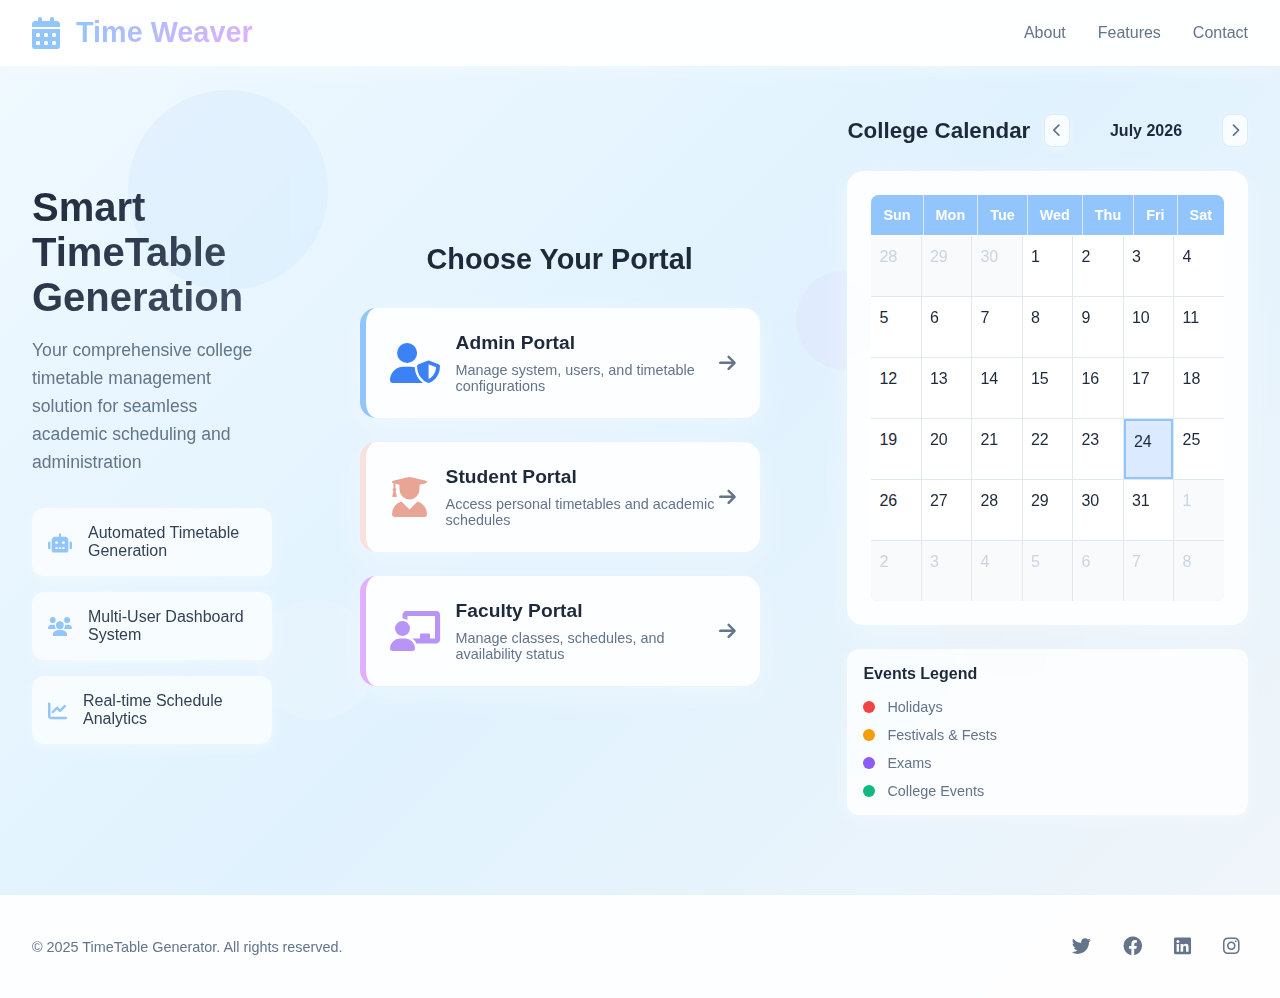
<file: index.html>
<!DOCTYPE html>
<html lang="en">
<head>
    <meta charset="UTF-8">
    <meta name="viewport" content="width=device-width, initial-scale=1.0">
    <title>Time Weaver</title>
    <link rel="stylesheet" href="home.css">
    <link rel="stylesheet" href="https://cdnjs.cloudflare.com/ajax/libs/font-awesome/6.0.0/css/all.min.css">
</head>
<body>
    <div class="home-container">
        <!-- Background Shapes -->
        <div class="bg-shapes">
            <div class="shape shape-1"></div>
            <div class="shape shape-2"></div>
            <div class="shape shape-3"></div>
            <div class="shape shape-4"></div>
        </div>

        <!-- Header -->
        <header class="header">
            <div class="header-content">
                <div class="logo">
                    <i class="fas fa-calendar-alt"></i>
                    <h1>Time Weaver</h1>
                </div>
                <nav class="nav-links">
                    <a href="#" class="nav-link">About</a>
                    <a href="#" class="nav-link">Features</a>
                    <a href="#" class="nav-link">Contact</a>
                </nav>
            </div>
        </header>

        <!-- Main Content -->
        <main class="main-content">
            <!-- Welcome Section -->
            <section class="welcome-section">
                <div class="welcome-text">
                    <h2>Smart TimeTable Generation</h2>
                    <p>Your comprehensive college timetable management solution for seamless academic scheduling and administration</p>
                </div>
                <div class="features-list">
                    <div class="feature-item">
                        <i class="fas fa-robot"></i>
                        <span>Automated Timetable Generation</span>
                    </div>
                    <div class="feature-item">
                        <i class="fas fa-users"></i>
                        <span>Multi-User Dashboard System</span>
                    </div>
                    <div class="feature-item">
                        <i class="fas fa-chart-line"></i>
                        <span>Real-time Schedule Analytics</span>
                    </div>
                </div>
            </section>

            <!-- Navigation Section -->
            <section class="navigation-section">
                <h3>Choose Your Portal</h3>
                <div class="portal-buttons">
                    <button class="portal-btn admin-btn" onclick="navigateToPortal(event, 'admin')">
                        <i class="fas fa-user-shield btn-icon"></i>
                        <div class="btn-content">
                            <h4>Admin Portal</h4>
                            <p>Manage system, users, and timetable configurations</p>
                        </div>
                        <i class="fas fa-arrow-right btn-arrow"></i>
                    </button>
                    <button class="portal-btn student-btn" onclick="navigateToPortal(event, 'student')">
                        <i class="fas fa-user-graduate btn-icon"></i>
                        <div class="btn-content">
                            <h4>Student Portal</h4>
                            <p>Access personal timetables and academic schedules</p>
                        </div>
                        <i class="fas fa-arrow-right btn-arrow"></i>
                    </button>
                    <button class="portal-btn faculty-btn" onclick="navigateToPortal(event, 'faculty')">
                        <i class="fas fa-chalkboard-teacher btn-icon"></i>
                        <div class="btn-content">
                            <h4>Faculty Portal</h4>
                            <p>Manage classes, schedules, and availability status</p>
                        </div>
                        <i class="fas fa-arrow-right btn-arrow"></i>
                    </button>
                </div>
            </section>

            <!-- Calendar Section -->
            <section class="calendar-section">
                <div class="calendar-header">
                    <h3>College Calendar</h3>
                    <div class="calendar-nav">
                        <button class="nav-btn" onclick="navigateMonth(-1)"><i class="fas fa-chevron-left"></i></button>
                        <div class="current-month" id="currentMonth"></div>
                        <button class="nav-btn" onclick="navigateMonth(1)"><i class="fas fa-chevron-right"></i></button>
                    </div>
                </div>
                <div class="calendar-container">
                    <div class="calendar-weekdays">
                        <div class="weekday">Sun</div>
                        <div class="weekday">Mon</div>
                        <div class="weekday">Tue</div>
                        <div class="weekday">Wed</div>
                        <div class="weekday">Thu</div>
                        <div class="weekday">Fri</div>
                        <div class="weekday">Sat</div>
                    </div>
                    <div class="calendar-grid" id="calendarGrid"></div>
                </div>
                <div class="events-legend">
                    <h4>Events Legend</h4>
                    <div class="legend-items">
                        <div class="legend-item">
                            <div class="legend-color holiday"></div>
                            <span>Holidays</span>
                        </div>
                        <div class="legend-item">
                            <div class="legend-color fest"></div>
                            <span>Festivals & Fests</span>
                        </div>
                        <div class="legend-item">
                            <div class="legend-color exam"></div>
                            <span>Exams</span>
                        </div>
                        <div class="legend-item">
                            <div class="legend-color event"></div>
                            <span>College Events</span>
                        </div>
                    </div>
                </div>
            </section>
        </main>

        <!-- Event Modal -->
        <div id="eventModal" class="event-modal">
            <div class="modal-content">
                <div class="modal-header">
                    <h3 id="eventTitle">Event Details</h3>
                    <button class="close-modal" onclick="closeEventModal()">&times;</button>
                </div>
                <div class="modal-body">
                    <div id="eventDetails"></div>
                </div>
            </div>
        </div>

        <!-- Footer -->
        <footer class="footer">
            <div class="footer-content">
                <p>&copy; 2025 TimeTable Generator. All rights reserved.</p>
                <div class="social-links">
                    <a href="#" class="social-link"><i class="fab fa-twitter"></i></a>
                    <a href="#" class="social-link"><i class="fab fa-facebook"></i></a>
                    <a href="#" class="social-link"><i class="fab fa-linkedin"></i></a>
                    <a href="#" class="social-link"><i class="fab fa-instagram"></i></a>
                </div>
            </div>
        </footer>
    </div>

    <script src="home.js"></script>
</body>
</html>
</file>
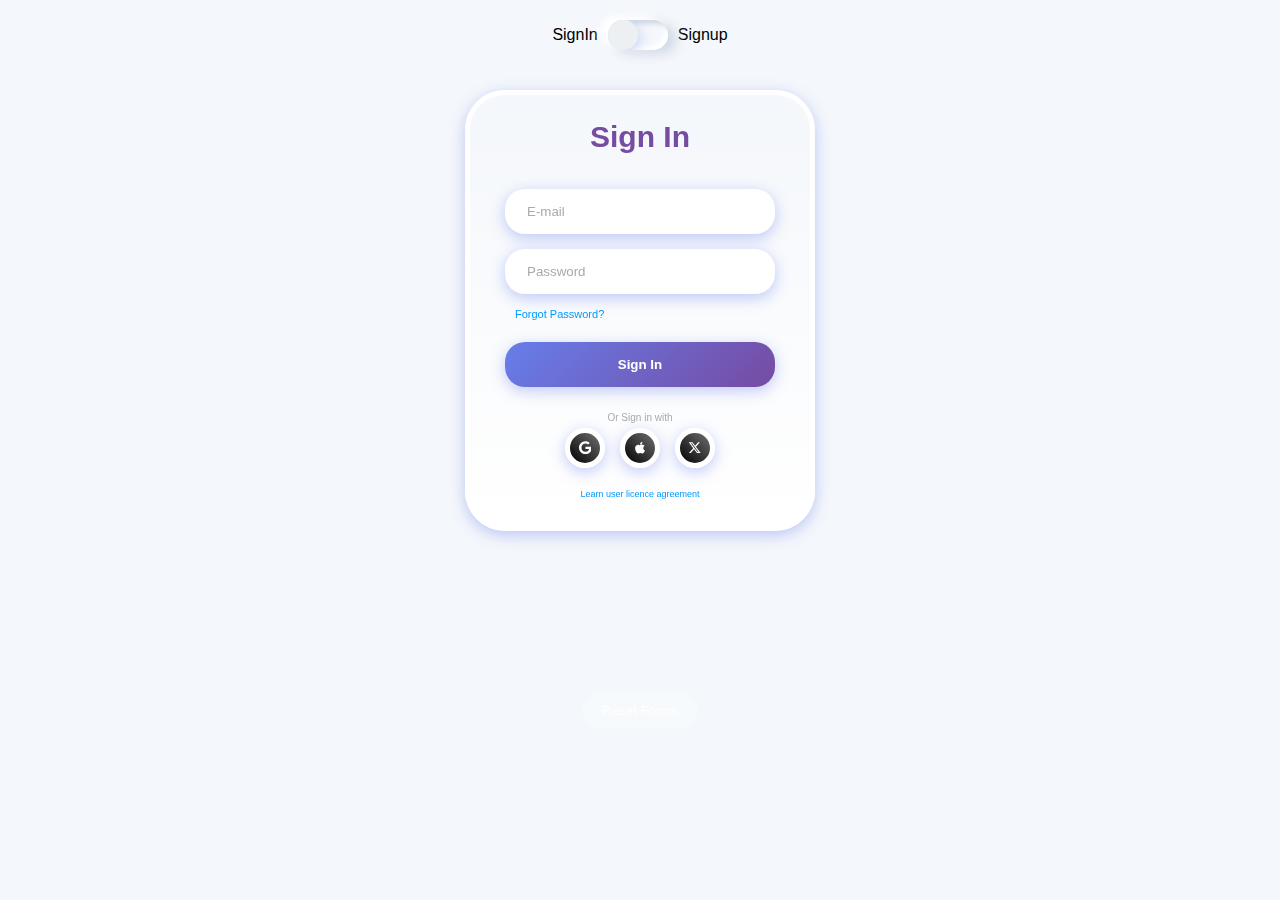
<file: admin-signup.html>
<!DOCTYPE html>
<html lang="en">
<head>
    <meta charset="UTF-8">
    <meta name="viewport" content="width=device-width, initial-scale=1.0">
    <title>SignIn/Signup</title>
    <style>
        body {
            display: flex;
            flex-direction: column;
            align-items: center;
            min-height: 100vh;
            margin: 0;
            background: #f4f7fb;
            font-family: Arial, sans-serif;
        }
        

        .label {
            display: inline-flex;
            align-items: center;
            cursor: pointer;
            color: #394a56;
            margin: 20px 0;
        }

        .toggle {
            isolation: isolate;
            position: relative;
            height: 30px;
            width: 60px;
            border-radius: 15px;
            overflow: hidden;
            box-shadow: -8px -4px 8px 0px #ffffff,
                        8px 4px 12px 0px #d1d9e6,
                        4px 4px 4px 0px #d1d9e6 inset,
                        -4px -4px 4px 0px #ffffff inset;
        }

        .toggle-state {
            display: none;
        }

        .indicator {
            height: 100%;
            width: 200%;
            background: #ecf0f3;
            border-radius: 15px;
            transform: translate3d(-75%, 0, 0);
            transition: transform 0.4s cubic-bezier(0.85, 0.05, 0.18, 1.35);
            box-shadow: -8px -4px 8px 0px #ffffff,
                        0 4px 15px rgba(102, 126, 234, 0.4);
        }

        .toggle-state:checked ~ .indicator {
            transform: translate3d(25%, 0, 0);
        }

        .flip-container {
            perspective: 1000px;
            max-width: 350px;
            width: 100%;
            margin: 20px auto;
        }

        .flipper {
            position: relative;
            width: 100%;
            transition: transform 0.6s ease-in-out;
            transform-style: preserve-3d;
        }

        .SignIn-container, .signup-container {
            position: absolute;
            width: 100%;
            backface-visibility: hidden;
            background: linear-gradient(0deg, rgb(255, 255, 255) 0%, rgb(244, 247, 251) 100%);
            border-radius: 40px;
            padding: 25px 35px;
            border: 5px solid rgb(255, 255, 255);
            box-shadow: 0 4px 15px rgba(102, 126, 234, 0.4);
            box-sizing: border-box;
        }

        .signup-container {
            transform: rotateY(180deg);
        }

        .flipper.flip {
            transform: rotateY(180deg);
        }

        .heading {
            text-align: center;
            font-weight: 900;
            font-size: 30px;
            color: #764ba2;
            margin-bottom: 20px;
        }

        .form {
            margin-top: 20px;
        }

        .form .input {
            width: 100%;
            background: white;
            border: none;
            padding: 15px 20px;
            border-radius: 20px;
            margin-top: 15px;
            box-shadow: 0 4px 15px rgba(102, 126, 234, 0.4);
            border-inline: 2px solid transparent;
            box-sizing: border-box;
        }

        .form .input::-moz-placeholder {
            color: rgb(170, 170, 170);
        }

        .form .input::placeholder {
            color: rgb(170, 170, 170);
        }

        .form .input:focus {
            outline: none;
            border-inline: 2px solid #764ba2;
        }

        .form .forgot-password {
            display: block;
            margin-top: 10px;
            margin-left: 10px;
        }

        .form .forgot-password a {
            font-size: 11px;
            color: #0099ff;
            text-decoration: none;
        }

        .form .SignIn-button, .form .signup-button {
            display: block;
            width: 100%;
            font-weight: bold;
            background: linear-gradient(135deg, #667eea 0%, #764ba2 100%);
            color: white;
            padding: 15px;
            margin: 20px auto;
            border-radius: 20px;
            box-shadow: 0 4px 15px rgba(102, 126, 234, 0.4);
            border: none;
            transition: all 0.2s ease-in-out;
            cursor: pointer;
        }

        .form .SignIn-button:hover, .form .signup-button:hover {
            transform: scale(1.03);
            box-shadow: 0 4px 15px rgba(102, 126, 234, 0.4);
        }

        .form .SignIn-button:active, .form .signup-button:active {
            transform: scale(0.95);
            box-shadow: 0 4px 15px rgba(102, 126, 234, 0.4);
        }

        .social-account-container {
            margin-top: 25px;
        }

        .social-account-container .title {
            display: block;
            text-align: center;
            font-size: 10px;
            color: rgb(170, 170, 170);
        }

        .social-accounts {
            width: 100%;
            display: flex;
            justify-content: center;
            gap: 15px;
            margin-top: 5px;
        }

        .social-accounts .social-button {
            background: linear-gradient(45deg, rgb(0, 0, 0) 0%, rgb(112, 112, 112) 100%);
            border: 5px solid white;
            padding: 5px;
            border-radius: 50%;
            width: 40px;
            aspect-ratio: 1;
            display: grid;
            place-content: center;
            box-shadow: 0 4px 15px rgba(102, 126, 234, 0.4);
            transition: all 0.2s ease-in-out;
            cursor: pointer;
        }

        .social-accounts .social-button .svg {
            fill: white;
            margin: auto;
        }

        .social-accounts .social-button:hover {
            transform: scale(1.2);
        }

        .social-accounts .social-button:active {
            transform: scale(0.9);
        }

        .agreement {
            display: block;
            text-align: center;
            margin-top: 15px;
        }

        .agreement a {
            text-decoration: none;
            color: #0099ff;
            font-size: 9px;
        }
    </style>
</head>
<body>
    
    <div style="display: flex; align-items: center; gap: 10px;">
        <span>SignIn</span>
        <label class="label">
            <div class="toggle">
                <input class="toggle-state" type="checkbox" name="check" value="check" id="toggleSwitch">
                <div class="indicator"></div>
            </div>
        </label>
        <span>Signup</span>
    </div>
    <div class="flip-container">
        <div class="flipper" id="flipper">
            <div class="SignIn-container">
                <div class="heading">Sign In</div>
                <form action="" class="form">
                    <input required class="input" type="email" name="email" id="email" placeholder="E-mail">
                    <input required class="input" type="password" name="password" id="password" placeholder="Password">
                    <span class="forgot-password"><a href="#">Forgot Password?</a></span>
                    <input class="SignIn-button" type="submit" value="Sign In">
                </form>

                <div class="social-account-container">
                    <span class="title">Or Sign in with</span>
                    <div class="social-accounts">
                        <button class="social-button google">
                            <svg class="svg" xmlns="http://www.w3.org/2000/svg" height="1em" viewBox="0 0 488 512">
                                <path d="M488 261.8C488 403.3 391.1 504 248 504 110.8 504 0 393.2 0 256S110.8 8 248 8c66.8 0 123 24.5 166.3 64.9l-67.5 64.9C258.5 52.6 94.3 116.6 94.3 256c0 86.5 69.1 156.6 153.7 156.6 98.2 0 135-70.4 140.8-106.9H248v-85.3h236.1c2.3 12.7 3.9 24.9 3.9 41.4z"></path>
                            </svg>
                        </button>
                        <button class="social-button apple">
                            <svg class="svg" xmlns="http://www.w3.org/2000/svg" height="1em" viewBox="0 0 384 512">
                                <path d="M318.7 268.7c-.2-36.7 16.4-64.4 50-84.8-18.8-26.9-47.2-41.7-84.7-44.6-35.5-2.8-74.3 20.7-88.5 20.7-15 0-49.4-19.7-76.4-19.7C63.3 141.2 4 184.8 4 273.5q0 39.3 14.4 81.2c12.8 36.7 59 126.7 107.2 125.2 25.2-.6 43-17.9 75.8-17.9 31.8 0 48.3 17.9 76.4 17.9 48.6-.7 90.4-82.5 102.6-119.3-65.2-30.7-61.7-90-61.7-91.9zm-56.6-164.2c27.3-32.4 24.8-61.9 24-72.5-24.1 1.4-52 16.4-67.9 34.9-17.5 19.8-27.8 44.3-25.6 71.9 26.1 2 49.9-11.4 69.5-34.3z"></path>
                            </svg>
                        </button>
                        <button class="social-button twitter">
                            <svg class="svg" xmlns="http://www.w3.org/2000/svg" height="1em" viewBox="0 0 512 512">
                                <path d="M389.2 48h70.6L305.6 224.2 487 464H345L233.7 318.6 106.5 464H35.8L200.7 275.5 26.8 48H172.4L272.9 180.9 389.2 48zM364.4 421.8h39.1L151.1 88h-42L364.4 421.8z"></path>
                            </svg>
                        </button>
                    </div>
                </div>
                <span class="agreement"><a href="#">Learn user licence agreement</a></span>
            </div>
            <div class="signup-container">
                <div class="heading">Sign Up</div>
                <form action="" class="form">
                    <input required class="input" type="text" name="username" id="username" placeholder="Username">
                    <input required class="input" type="email" name="email" id="signup-email" placeholder="E-mail">
                    <input required class="input" type="password" name="password" id="signup-password" placeholder="Password">
                    <input required class="input" type="password" name="confirm-password" id="confirm-password" placeholder="Confirm Password">
                    <input class="signup-button" type="submit" value="Sign Up">
                </form>
                <div class="social-account-container">
                    <span class="title">Or Sign up with</span>
                    <div class="social-accounts">
                        <button class="social-button google">
                            <svg class="svg" xmlns="http://www.w3.org/2000/svg" height="1em" viewBox="0 0 488 512">
                                <path d="M488 261.8C488 403.3 391.1 504 248 504 110.8 504 0 393.2 0 256S110.8 8 248 8c66.8 0 123 24.5 166.3 64.9l-67.5 64.9C258.5 52.6 94.3 116.6 94.3 256c0 86.5 69.1 156.6 153.7 156.6 98.2 0 135-70.4 140.8-106.9H248v-85.3h236.1c2.3 12.7 3.9 24.9 3.9 41.4z"></path>
                            </svg>
                        </button>
                        <button class="social-button apple">
                            <svg class="svg" xmlns="http://www.w3.org/2000/svg" height="1em" viewBox="0 0 384 512">
                                <path d="M318.7 268.7c-.2-36.7 16.4-64.4 50-84.8-18.8-26.9-47.2-41.7-84.7-44.6-35.5-2.8-74.3 20.7-88.5 20.7-15 0-49.4-19.7-76.4-19.7C63.3 141.2 4 184.8 4 273.5q0 39.3 14.4 81.2c12.8 36.7 59 126.7 107.2 125.2 25.2-.6 43-17.9 75.8-17.9 31.8 0 48.3 17.9 76.4 17.9 48.6-.7 90.4-82.5 102.6-119.3-65.2-30.7-61.7-90-61.7-91.9zm-56.6-164.2c27.3-32.4 24.8-61.9 24-72.5-24.1 1.4-52 16.4-67.9 34.9-17.5 19.8-27.8 44.3-25.6 71.9 26.1 2 49.9-11.4 69.5-34.3z"></path>
                            </svg>
                        </button>
                        <button class="social-button twitter">
                            <svg class="svg" xmlns="http://www.w3.org/2000/svg" height="1em" viewBox="0 0 512 512">
                                <path d="M389.2 48h70.6L305.6 224.2 487 464H345L233.7 318.6 106.5 464H35.8L200.7 275.5 26.8 48H172.4L272.9 180.9 389.2 48zM364.4 421.8h39.1L151.1 88h-42L364.4 421.8z"></path>
                            </svg>
                        </button>
                    </div>
                </div>
                <span class="agreement"><a href="#">Learn user licence agreement</a></span>
            </div>
        </div>
    </div>
    <script>
document.addEventListener('DOMContentLoaded', () => {
    // Create message div for success/error feedback
    const messageDiv = document.createElement('div');
    messageDiv.id = 'message';
    messageDiv.style.margin = '20px';
    messageDiv.style.fontFamily = 'Arial, sans-serif';
    document.body.appendChild(messageDiv);

    // Select forms and toggle elements
    const SignInForm = document.querySelector('.SignIn-container .form');
    const signupForm = document.querySelector('.signup-container .form');
    const toggleCheckbox = document.querySelector('.toggle-state');
    const SignInHeading = document.querySelector('.SignIn-container .heading');
    const signupHeading = document.querySelector('.signup-container .heading');
    const SignInButton = document.querySelector('.SignIn-button');
    const signupButton = document.querySelector('.signup-button');
    const flipper = document.getElementById('flipper');
    const SignInContainer = document.querySelector('.SignIn-container');
    const signupContainer = document.querySelector('.signup-container');
    const toggleContainer = document.querySelector('div[style="display: flex; align-items: center; gap: 10px;"]');

    // Function to update form headings and buttons based on toggle state
    function updateFormMode() {
        const isSignup = toggleCheckbox.checked;
        SignInHeading.textContent = isSignup ? 'Sign Up' : 'Sign In';
        signupHeading.textContent = isSignup ? 'Sign Up' : 'Sign In';
        SignInButton.value = isSignup ? 'Sign Up' : 'Sign In';
        signupButton.value = isSignup ? 'Sign Up' : 'Sign In';
    }

    // Initialize form mode
    updateFormMode();

    // Toggle event listener
    toggleCheckbox.addEventListener('change', () => {
        updateFormMode();
        flipper.classList.toggle('flip');
        adjustFlipperHeight();
    });

    // Handle SignIn form submission (dynamic based on toggle)
    SignInForm.addEventListener('submit', (event) => {
        event.preventDefault();
        const formData = new FormData(SignInForm);
        const isSignup = toggleCheckbox.checked;
        const data = isSignup
            ? {
                  username: formData.get('username') || 'default_admin',
                  email: formData.get('email'),
                  password: formData.get('password')
              }
            : {
                  email: formData.get('email'),
                  password: formData.get('password')
              };

        // Basic validation
        if (!data.email || !data.email.includes('@')) {
            messageDiv.textContent = 'Please enter a valid email';
            messageDiv.style.color = 'red';
            return;
        }
        if (!data.password || data.password.length < 6) {
            messageDiv.textContent = 'Password must be at least 6 characters';
            messageDiv.style.color = 'red';
            return;
        }
        if (isSignup && !data.username) {
            messageDiv.textContent = 'Please enter a username';
            messageDiv.style.color = 'red';
            return;
        }

        if (isSignup) {
            messageDiv.textContent = 'You are successfully signed up';
            messageDiv.style.color = 'green';
            toggleCheckbox.checked = false; // Switch to Sign In mode
            updateFormMode();
            flipper.classList.remove('flip');
            adjustFlipperHeight();
            SignInForm.reset();
        } else {
            window.location.href = 'dashboard.html'; // Redirect to dashboard
        }
    });

    // Handle signup form submission
    signupForm.addEventListener('submit', (event) => {
        event.preventDefault();
        const formData = new FormData(signupForm);
        if (formData.get('password') !== formData.get('confirm-password')) {
            messageDiv.textContent = 'Error: Passwords do not match';
            messageDiv.style.color = 'red';
            return;
        }
        const data = {
            username: formData.get('username'),
            email: formData.get('email'),
            password: formData.get('password')
        };

        // Basic validation
        if (!data.email || !data.email.includes('@')) {
            messageDiv.textContent = 'Please enter a valid email';
            messageDiv.style.color = 'red';
            return;
        }
        if (!data.password || data.password.length < 6) {
            messageDiv.textContent = 'Password must be at least 6 characters';
            messageDiv.style.color = 'red';
            return;
        }
        if (!data.username) {
            messageDiv.textContent = 'Please enter a username';
            messageDiv.style.color = 'red';
            return;
        }

        messageDiv.textContent = 'You are successfully signed up';
        messageDiv.style.color = 'green';
        toggleCheckbox.checked = false; // Switch to Sign In mode
        updateFormMode();
        flipper.classList.remove('flip');
        adjustFlipperHeight();
        signupForm.reset();
    });

    // Reset button
    const resetBtn = document.createElement('button');
    resetBtn.textContent = 'Reset Forms';
    resetBtn.id = 'reset-btn';
    resetBtn.style.margin = '10px';
    resetBtn.style.padding = '10px 20px';
    resetBtn.style.background = '#f7fafc';
    resetBtn.style.color = 'white';
    resetBtn.style.border = 'none';
    resetBtn.style.borderRadius = '20px';
    resetBtn.style.cursor = 'pointer';
    document.body.appendChild(resetBtn);
    resetBtn.addEventListener('click', () => {
        SignInForm.reset();
        signupForm.reset();
        messageDiv.textContent = '';
        toggleCheckbox.checked = false;
        updateFormMode();
        flipper.classList.remove('flip');
        adjustFlipperHeight();
    });

    // Flipper height adjustment
    function adjustFlipperHeight() {
        const SignInHeight = SignInContainer.offsetHeight;
        const signupHeight = signupContainer.offsetHeight;
        const maxHeight = Math.max(SignInHeight, signupHeight);
        flipper.style.height = `${maxHeight}px`;
    }

    window.addEventListener('load', adjustFlipperHeight);
    window.addEventListener('resize', adjustFlipperHeight);
});
</script>
</body>
</html>
</file>
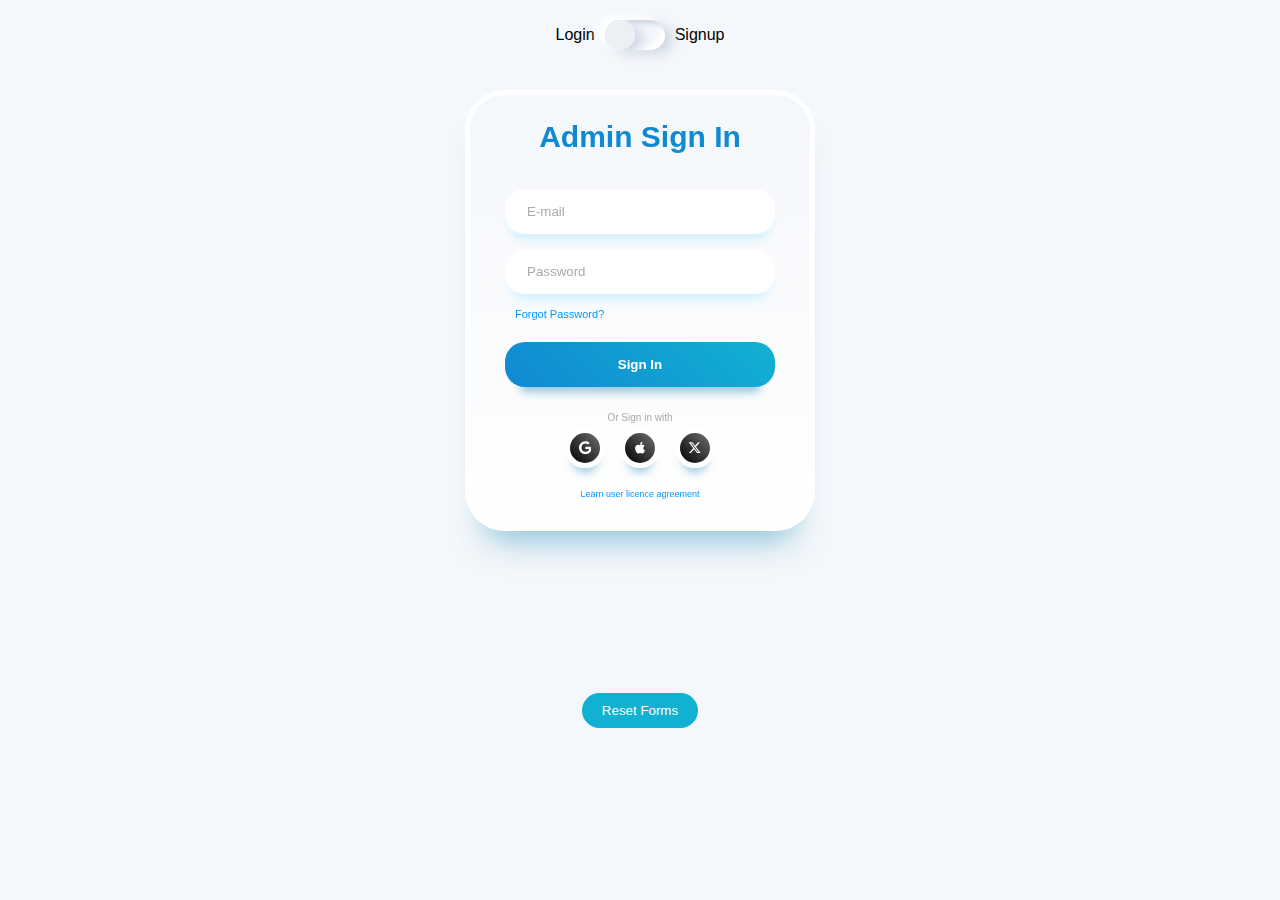
<file: admin_login.html>
<!DOCTYPE html>
<html lang="en">
<head>
    <meta charset="UTF-8">
    <meta name="viewport" content="width=device-width, initial-scale=1.0">
    <title>Admin Login/Signup</title>
    <style>
        body { display: flex; flex-direction: column; align-items: center; min-height: 100vh; margin: 0; background: #f4f7fb; font-family: Arial, sans-serif; }
        .label { display: inline-flex; align-items: center; cursor: pointer; color: #394a56; margin: 20px 0; }
        .toggle { isolation: isolate; position: relative; height: 30px; width: 60px; border-radius: 15px; overflow: hidden; box-shadow: -8px -4px 8px 0px #ffffff, 8px 4px 12px 0px #d1d9e6, 4px 4px 4px 0px #d1d9e6 inset, -4px -4px 4px 0px #ffffff inset; }
        .toggle-state { display: none; }
        .indicator { height: 100%; width: 200%; background: #ecf0f3; border-radius: 15px; transform: translate3d(-75%, 0, 0); transition: transform 0.4s cubic-bezier(0.85, 0.05, 0.18, 1.35); box-shadow: -8px -4px 8px 0px #ffffff, 8px 4px 12px 0px #d1d9e6; }
        .toggle-state:checked ~ .indicator { transform: translate3d(25%, 0, 0); }
        .flip-container { perspective: 1000px; max-width: 350px; width: 100%; margin: 20px auto; }
        .flipper { position: relative; width: 100%; transition: transform 0.6s ease-in-out; transform-style: preserve-3d; }
        .login-container, .signup-container { position: absolute; width: 100%; backface-visibility: hidden; background: linear-gradient(0deg, rgb(255, 255, 255) 0%, rgb(244, 247, 251) 100%); border-radius: 40px; padding: 25px 35px; border: 5px solid rgb(255, 255, 255); box-shadow: rgba(133, 189, 215, 0.8784313725) 0px 30px 30px -20px; box-sizing: border-box; }
        .signup-container { transform: rotateY(180deg); }
        .flipper.flip { transform: rotateY(180deg); }
        .heading { text-align: center; font-weight: 900; font-size: 30px; color: rgb(16, 137, 211); margin-bottom: 20px; }
        .form .input { width: 100%; background: white; border: none; padding: 15px 20px; border-radius: 20px; margin-top: 15px; box-shadow: #cff0ff 0px 10px 10px -5px; border-inline: 2px solid transparent; box-sizing: border-box; }
        .form .input::placeholder { color: rgb(170, 170, 170); }
        .form .input:focus { outline: none; border-inline: 2px solid #12B1D1; }
        .form .forgot-password { display: block; margin-top: 10px; margin-left: 10px; }
        .form .forgot-password a { font-size: 11px; color: #0099ff; text-decoration: none; }
        .form .login-button, .form .signup-button { display: block; width: 100%; font-weight: bold; background: linear-gradient(45deg, rgb(16, 137, 211) 0%, rgb(18, 177, 209) 100%); color: white; padding: 15px; margin: 20px auto; border-radius: 20px; box-shadow: rgba(133, 189, 215, 0.8784313725) 0px 20px 10px -15px; border: none; transition: all 0.2s ease-in-out; cursor: pointer; }
        .form .login-button:hover, .form .signup-button:hover { transform: scale(1.03); box-shadow: rgba(133, 189, 215, 0.8784313725) 0px 23px 10px -20px; }
        .form .login-button:active, .form .signup-button:active { transform: scale(0.95); box-shadow: rgba(133, 189, 215, 0.8784313725) 0px 15px 10px -10px; }
        .social-account-container { margin-top: 25px; }
        .social-account-container .title { display: block; text-align: center; font-size: 10px; color: rgb(170, 170, 170); }
        .social-accounts { width: 100%; display: flex; justify-content: center; gap: 15px; margin-top: 5px; }
        .social-accounts .social-button { background: linear-gradient(45deg, rgb(0, 0, 0) 0%, rgb(112, 112, 112) 100%); border: 5px solid white; padding: 5px; border-radius: 50%; width: 40px; aspect-ratio: 1; display: grid; place-content: center; box-shadow: rgba(133, 189, 215, 0.8784313725) 0px 12px 10px -8px; transition: all 0.2s ease-in-out; cursor: pointer; }
        .social-accounts .social-button .svg { fill: white; margin: auto; }
        .social-accounts .social-button:hover { transform: scale(1.2); }
        .social-accounts .social-button:active { transform: scale(0.9); }
        .agreement { display: block; text-align: center; margin-top: 15px; }
        .agreement a { text-decoration: none; color: #0099ff; font-size: 9px; }
    </style>
</head>
<body>
    <div style="display: flex; align-items: center; gap: 10px;">
        <span>Login</span>
        <label class="label">
            <div class="toggle">
                <input class="toggle-state" type="checkbox" name="check" value="check" id="toggleSwitch">
                <div class="indicator"></div>
            </div>
        </label>
        <span>Signup</span>
    </div>
    <div class="flip-container">
        <div class="flipper" id="flipper">
            <div class="login-container">
                <div class="heading">Admin Sign In</div>
                <form action="" class="form" id="loginForm">
                    <input required class="input" type="email" name="email" id="email" placeholder="E-mail">
                    <input required class="input" type="password" name="password" id="password" placeholder="Password">
                    <span class="forgot-password"><a href="#">Forgot Password?</a></span>
                    <input class="login-button" type="submit" value="Sign In">
                </form>
                <div class="social-account-container">
                    <span class="title">Or Sign in with</span>
                    <div class="social-accounts">
                        <button class="social-button google">
                            <svg class="svg" xmlns="http://www.w3.org/2000/svg" height="1em" viewBox="0 0 488 512">
                                <path d="M488 261.8C488 403.3 391.1 504 248 504 110.8 504 0 393.2 0 256S110.8 8 248 8c66.8 0 123 24.5 166.3 64.9l-67.5 64.9C258.5 52.6 94.3 116.6 94.3 256c0 86.5 69.1 156.6 153.7 156.6 98.2 0 135-70.4 140.8-106.9H248v-85.3h236.1c2.3 12.7 3.9 24.9 3.9 41.4z"></path>
                            </svg>
                        </button>
                        <button class="social-button apple">
                            <svg class="svg" xmlns="http://www.w3.org/2000/svg" height="1em" viewBox="0 0 384 512">
                                <path d="M318.7 268.7c-.2-36.7 16.4-64.4 50-84.8-18.8-26.9-47.2-41.7-84.7-44.6-35.5-2.8-74.3 20.7-88.5 20.7-15 0-49.4-19.7-76.4-19.7C63.3 141.2 4 184.8 4 273.5q0 39.3 14.4 81.2c12.8 36.7 59 126.7 107.2 125.2 25.2-.6 43-17.9 75.8-17.9 31.8 0 48.3 17.9 76.4 17.9 48.6-.7 90.4-82.5 102.6-119.3-65.2-30.7-61.7-90-61.7-91.9zm-56.6-164.2c27.3-32.4 24.8-61.9 24-72.5-24.1 1.4-52 16.4-67.9 34.9-17.5 19.8-27.8 44.3-25.6 71.9 26.1 2 49.9-11.4 69.5-34.3z"></path>
                            </svg>
                        </button>
                        <button class="social-button twitter">
                            <svg class="svg" xmlns="http://www.w3.org/2000/svg" height="1em" viewBox="0 0 512 512">
                                <path d="M389.2 48h70.6L305.6 224.2 487 464H345L233.7 318.6 106.5 464H35.8L200.7 275.5 26.8 48H172.4L272.9 180.9 389.2 48zM364.4 421.8h39.1L151.1 88h-42L364.4 421.8z"></path>
                            </svg>
                        </button>
                    </div>
                </div>
                <span class="agreement"><a href="#">Learn user licence agreement</a></span>
            </div>
            <div class="signup-container">
                <div class="heading">Admin Sign Up</div>
                <form action="" class="form" id="signupForm">
                    <input required class="input" type="text" name="username" id="username" placeholder="Username">
                    <input required class="input" type="email" name="email" id="signup-email" placeholder="E-mail">
                    <input required class="input" type="password" name="password" id="signup-password" placeholder="Password">
                    <input required class="input" type="password" name="confirm-password" id="confirm-password" placeholder="Confirm Password">
                    <input class="signup-button" type="submit" value="Sign Up">
                </form>
                <div class="social-account-container">
                    <span class="title">Or Sign up with</span>
                    <div class="social-accounts">
                        <button class="social-button google">
                            <svg class="svg" xmlns="http://www.w3.org/2000/svg" height="1em" viewBox="0 0 488 512">
                                <path d="M488 261.8C488 403.3 391.1 504 248 504 110.8 504 0 393.2 0 256S110.8 8 248 8c66.8 0 123 24.5 166.3 64.9l-67.5 64.9C258.5 52.6 94.3 116.6 94.3 256c0 86.5 69.1 156.6 153.7 156.6 98.2 0 135-70.4 140.8-106.9H248v-85.3h236.1c2.3 12.7 3.9 24.9 3.9 41.4z"></path>
                            </svg>
                        </button>
                        <button class="social-button apple">
                            <svg class="svg" xmlns="http://www.w3.org/2000/svg" height="1em" viewBox="0 0 384 512">
                                <path d="M318.7 268.7c-.2-36.7 16.4-64.4 50-84.8-18.8-26.9-47.2-41.7-84.7-44.6-35.5-2.8-74.3 20.7-88.5 20.7-15 0-49.4-19.7-76.4-19.7C63.3 141.2 4 184.8 4 273.5q0 39.3 14.4 81.2c12.8 36.7 59 126.7 107.2 125.2 25.2-.6 43-17.9 75.8-17.9 31.8 0 48.3 17.9 76.4 17.9 48.6-.7 90.4-82.5 102.6-119.3-65.2-30.7-61.7-90-61.7-91.9zm-56.6-164.2c27.3-32.4 24.8-61.9 24-72.5-24.1 1.4-52 16.4-67.9 34.9-17.5 19.8-27.8 44.3-25.6 71.9 26.1 2 49.9-11.4 69.5-34.3z"></path>
                            </svg>
                        </button>
                        <button class="social-button twitter">
                            <svg class="svg" xmlns="http://www.w3.org/2000/svg" height="1em" viewBox="0 0 512 512">
                                <path d="M389.2 48h70.6L305.6 224.2 487 464H345L233.7 318.6 106.5 464H35.8L200.7 275.5 26.8 48H172.4L272.9 180.9 389.2 48zM364.4 421.8h39.1L151.1 88h-42L364.4 421.8z"></path>
                            </svg>
                        </button>
                    </div>
                </div>
                <span class="agreement"><a href="#">Learn user licence agreement</a></span>
            </div>
        </div>
    </div>
    <div id="message" style="margin: 20px; font-family: Arial, sans-serif;"></div>
    <button id="reset-btn" style="margin: 10px; padding: 10px 20px; background: #12B1D1; color: white; border: none; border-radius: 20px; cursor: pointer;">Reset Forms</button>
    <script>
        document.addEventListener('DOMContentLoaded', () => {
        const messageDiv = document.getElementById('message');
        const loginForm = document.getElementById('loginForm');
        const signupForm = document.getElementById('signupForm');
        const toggleCheckbox = document.getElementById('toggleSwitch');
        const flipper = document.getElementById('flipper');
        const loginContainer = document.querySelector('.login-container');
        const signupContainer = document.querySelector('.signup-container');
        const resetBtn = document.getElementById('reset-btn');

        toggleCheckbox.addEventListener('change', () => {
            console.log('Toggle changed, flipping form');
            flipper.classList.toggle('flip');
            adjustFlipperHeight();
        });

        async function loadDashboard(token) {
            try {
                const response = await fetch('http://127.0.0.1:8000/admin_portal', {
                    method: 'GET',
                    headers: { 'Authorization': `Bearer ${token}` }
                });
                if (response.ok) {
                    const html = await response.text();
                    document.open();
                    document.write(html);
                    document.close();
                    console.log('Dashboard loaded successfully');
                } else {
                    const error = await response.json();
                    messageDiv.textContent = 'Error loading dashboard: ' + error.detail;
                    messageDiv.style.color = 'red';
                    console.error('Failed to load dashboard:', error.detail);
                    localStorage.removeItem('token');
                }
            } catch (error) {
                messageDiv.textContent = 'Error: ' + error.message;
                messageDiv.style.color = 'red';
                console.error('Error loading dashboard:', error);
            }
        }

        async function checkTokenOnLoad() {
            const token = localStorage.getItem('token');
            if (token) {
                console.log('Token found, checking /admin/me');
                try {
                    const response = await fetch('http://127.0.0.1:8000/admin/me', {
                        method: 'GET',
                        headers: { 'Authorization': `Bearer ${token}` }
                    });
                    if (response.ok) {
                        console.log('Valid token, loading dashboard');
                        await loadDashboard(token);
                    } else {
                        console.error('Invalid token, removing');
                        localStorage.removeItem('token');
                    }
                } catch (error) {
                    console.error('Error checking token:', error);
                    localStorage.removeItem('token');
                }
            } else {
                console.log('No token found, staying on login page');
            }
        }

        signupForm.addEventListener('submit', async (event) => {
            event.preventDefault();
            console.log('Signup form submitted');
            const formData = new FormData(signupForm);
            if (formData.get('password') !== formData.get('confirm-password')) {
                messageDiv.textContent = 'Error: Passwords do not match';
                messageDiv.style.color = 'red';
                console.error('Password mismatch');
                return;
            }
            const data = {
                username: formData.get('username'),
                email: formData.get('email'),
                password: formData.get('password')
            };

            if (!data.email || !data.email.includes('@')) {
                messageDiv.textContent = 'Please enter a valid email';
                messageDiv.style.color = 'red';
                console.error('Invalid email');
                return;
            }
            if (!data.password || data.password.length < 6) {
                messageDiv.textContent = 'Password must be at least 6 characters';
                messageDiv.style.color = 'red';
                console.error('Password too short');
                return;
            }
            if (!data.username) {
                messageDiv.textContent = 'Please enter a username';
                messageDiv.style.color = 'red';
                console.error('Username missing');
                return;
            }

            try {
                console.log('Sending signup request to /admin_signup');
                const response = await fetch('http://127.0.0.1:8000/admin_signup', {
                    method: 'POST',
                    headers: { 'Content-Type': 'application/json' },
                    body: JSON.stringify(data)
                });
                const result = await response.json();
                if (response.ok) {
                    messageDiv.textContent = result.message + ' Please login to continue.';
                    messageDiv.style.color = 'green';
                    console.log('Signup successful:', result);
                    signupForm.reset();
                    toggleCheckbox.checked = false;
                    flipper.classList.remove('flip');
                    adjustFlipperHeight();
                } else {
                    messageDiv.textContent = 'Error: ' + result.detail;
                    messageDiv.style.color = 'red';
                    console.error('Signup failed:', result.detail);
                }
            } catch (error) {
                messageDiv.textContent = 'Error: ' + error.message;
                messageDiv.style.color = 'red';
                console.error('Signup error:', error);
            }
        });

        loginForm.addEventListener('submit', async (event) => {
            event.preventDefault();
            console.log('Login form submitted');
            const formData = new FormData(loginForm);
            const data = {
                email: formData.get('email'),
                password: formData.get('password')
            };

            if (!data.email || !data.email.includes('@')) {
                messageDiv.textContent = 'Please enter a valid email';
                messageDiv.style.color = 'red';
                console.error('Invalid email');
                return;
            }
            if (!data.password || data.password.length < 6) {
                messageDiv.textContent = 'Password must be at least 6 characters';
                messageDiv.style.color = 'red';
                console.error('Password too short');
                return;
            }

            try {
                console.log('Sending login request to /admin_login');
                const response = await fetch('http://127.0.0.1:8000/admin_login', {
                    method: 'POST',
                    headers: { 'Content-Type': 'application/json' },
                    body: JSON.stringify(data)
                });
                const result = await response.json();
                if (response.ok) {
                    messageDiv.textContent = result.message;
                    messageDiv.style.color = 'green';
                    console.log('Login successful:', result);
                    localStorage.setItem('token', result.access_token);
                    await loadDashboard(result.access_token);
                } else {
                    messageDiv.textContent = 'Error: ' + result.detail;
                    messageDiv.style.color = 'red';
                    console.error('Login failed:', result.detail);
                }
            } catch (error) {
                messageDiv.textContent = 'Error: ' + error.message;
                messageDiv.style.color = 'red';
                console.error('Login error:', error);
            }
        });

        resetBtn.addEventListener('click', () => {
            console.log('Reset button clicked');
            loginForm.reset();
            signupForm.reset();
            messageDiv.textContent = '';
            toggleCheckbox.checked = false;
            flipper.classList.remove('flip');
            adjustFlipperHeight();
        });

        function adjustFlipperHeight() {
            const loginHeight = loginContainer.offsetHeight;
            const signupHeight = signupContainer.offsetHeight;
            const maxHeight = Math.max(loginHeight, signupHeight);
            flipper.style.height = `${maxHeight}px`;
            console.log('Flipper height adjusted:', maxHeight);
        }

        window.addEventListener('load', () => {
            console.log('Page loaded, adjusting flipper height and checking token');
            adjustFlipperHeight();
            checkTokenOnLoad();
        });
        window.addEventListener('resize', adjustFlipperHeight);
    });
</script>
</body>
</html>
</file>
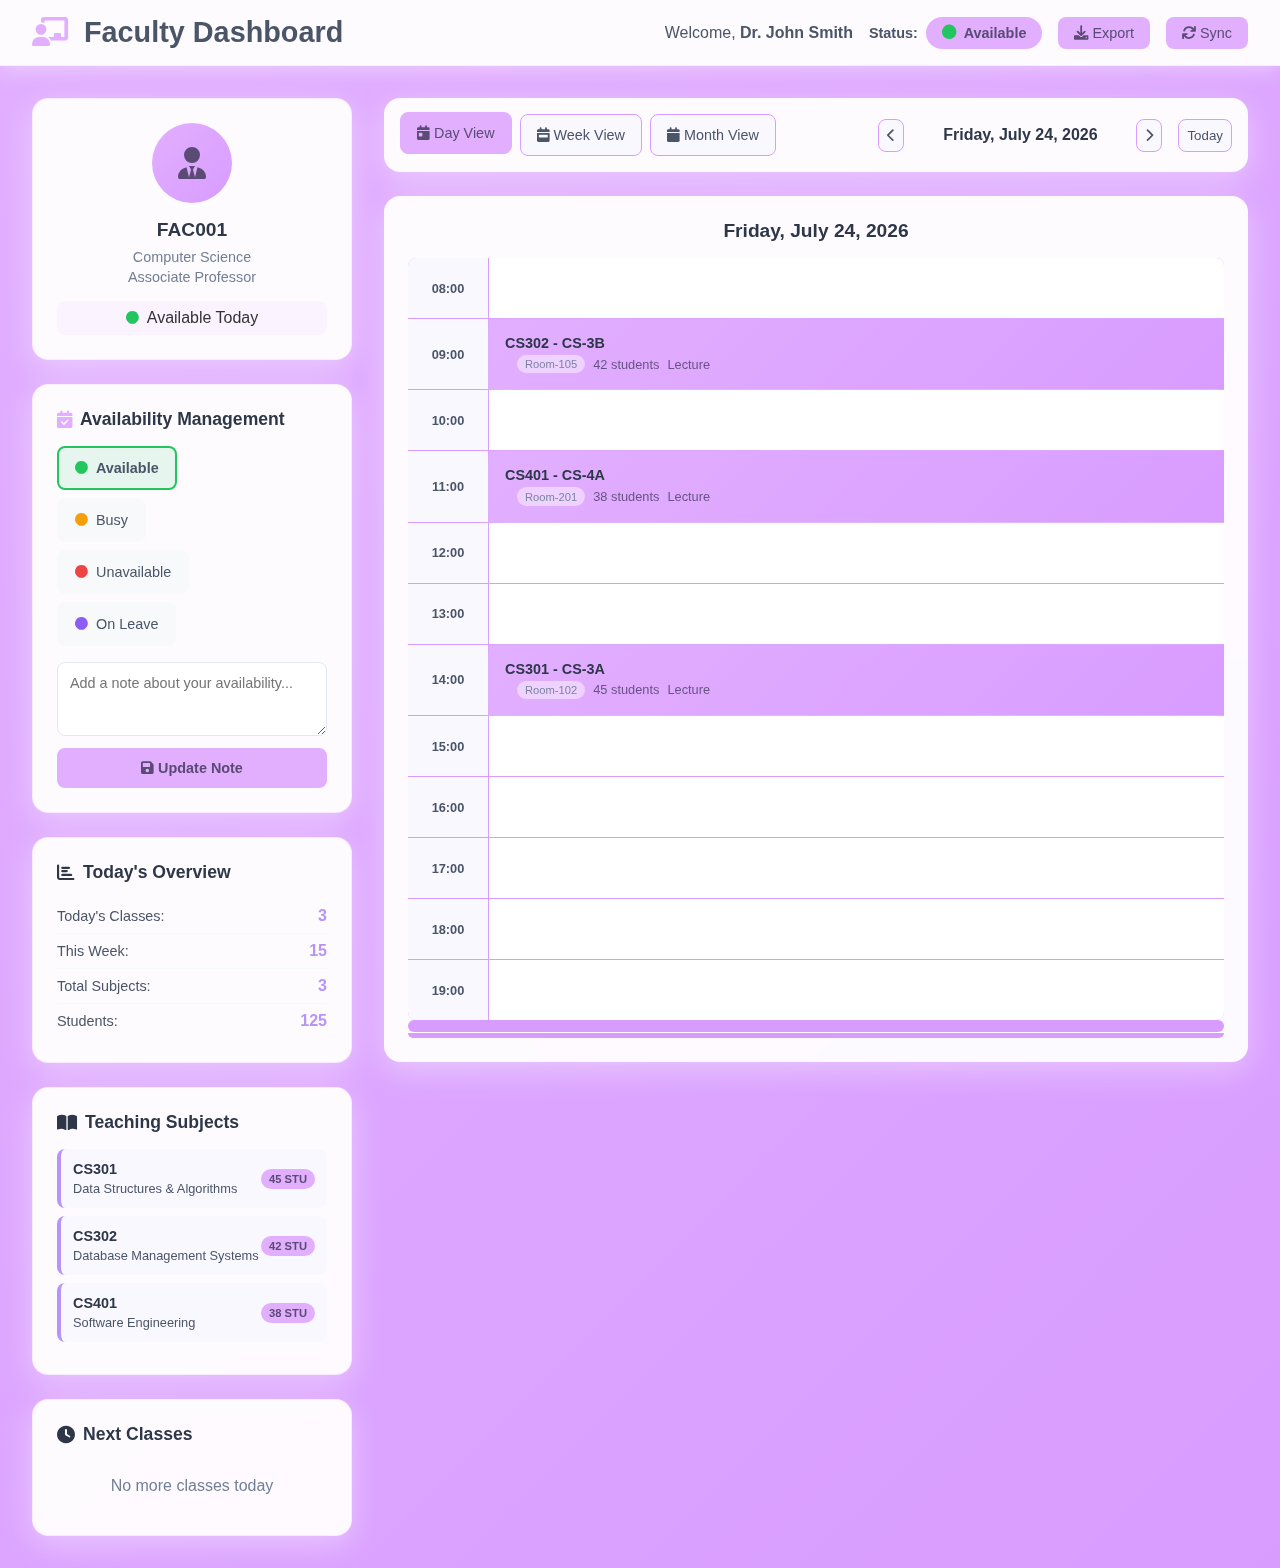
<file: faculty-dashboard.html>
<!DOCTYPE html>
<html lang="en">
<head>
    <meta charset="UTF-8">
    <meta name="viewport" content="width=device-width, initial-scale=1.0">
    <title>Faculty Dashboard</title>
    <link rel="stylesheet" href="faculty-dashboard.css">
    <link href="https://cdnjs.cloudflare.com/ajax/libs/font-awesome/6.0.0/css/all.min.css" rel="stylesheet">
</head>
<body>
    <div class="dashboard-container">
        <!-- Header -->
        <header class="dashboard-header">
            <div class="header-content">
                <h1><i class="fas fa-chalkboard-teacher"></i> Faculty Dashboard</h1>
                <div class="user-info">
                    <span class="welcome-text">Welcome, <strong id="facultyName">Dr. John Smith</strong></span>
                    <div class="user-actions">
                        <div class="availability-toggle">
                            <span class="availability-label">Status:</span>
                            <button class="availability-btn" id="availabilityBtn" onclick="toggleAvailability()">
                                <i class="fas fa-circle" id="statusIcon"></i>
                                <span id="statusText">Available</span>
                            </button>
                        </div>
                        <button class="btn-export" onclick="exportSchedule()">
                            <i class="fas fa-download"></i> Export
                        </button>
                        <button class="btn-sync" onclick="syncTimetable()">
                            <i class="fas fa-sync"></i> Sync
                        </button>
                    </div>
                </div>
            </div>
        </header>

        <!-- Main Content -->
        <div class="main-content">
            <!-- Sidebar -->
            <aside class="sidebar">
                <!-- Faculty Info Card -->
                <div class="faculty-card">
                    <div class="faculty-avatar">
                        <i class="fas fa-user-tie"></i>
                    </div>
                    <div class="faculty-details">
                        <h3 id="facultyID">FAC001</h3>
                        <p id="facultyDepartment">Computer Science</p>
                        <p id="facultyPosition">Associate Professor</p>
                        <div class="faculty-status" id="facultyStatus">
                            <i class="fas fa-circle status-indicator" id="sidebarStatusIcon"></i>
                            <span id="sidebarStatusText">Available Today</span>
                        </div>
                    </div>
                </div>

                <!-- Availability Management -->
                <div class="availability-management">
                    <h4><i class="fas fa-calendar-check"></i> Availability Management</h4>
                    <div class="availability-options">
                        <div class="availability-option">
                            <button class="status-btn available active" onclick="setStatus('available')">
                                <i class="fas fa-circle"></i> Available
                            </button>
                        </div>
                        <div class="availability-option">
                            <button class="status-btn busy" onclick="setStatus('busy')">
                                <i class="fas fa-circle"></i> Busy
                            </button>
                        </div>
                        <div class="availability-option">
                            <button class="status-btn unavailable" onclick="setStatus('unavailable')">
                                <i class="fas fa-circle"></i> Unavailable
                            </button>
                        </div>
                        <div class="availability-option">
                            <button class="status-btn on-leave" onclick="setStatus('on-leave')">
                                <i class="fas fa-circle"></i> On Leave
                            </button>
                        </div>
                    </div>
                    <div class="status-note">
                        <textarea id="statusNote" placeholder="Add a note about your availability..." rows="3"></textarea>
                        <button class="update-note-btn" onclick="updateStatusNote()">
                            <i class="fas fa-save"></i> Update Note
                        </button>
                    </div>
                </div>

                <!-- Quick Stats -->
                <div class="quick-stats">
                    <h4><i class="fas fa-chart-bar"></i> Today's Overview</h4>
                    <div class="stat-item">
                        <span class="stat-label">Today's Classes:</span>
                        <span class="stat-value" id="todayClasses">4</span>
                    </div>
                    <div class="stat-item">
                        <span class="stat-label">This Week:</span>
                        <span class="stat-value" id="weekClasses">18</span>
                    </div>
                    <div class="stat-item">
                        <span class="stat-label">Total Subjects:</span>
                        <span class="stat-value" id="totalSubjects">3</span>
                    </div>
                    <div class="stat-item">
                        <span class="stat-label">Students:</span>
                        <span class="stat-value" id="totalStudents">125</span>
                    </div>
                </div>

                <!-- Teaching Subjects -->
                <div class="teaching-subjects">
                    <h4><i class="fas fa-book-open"></i> Teaching Subjects</h4>
                    <div class="subjects-list" id="subjectsList">
                        <!-- Subjects will be populated by JavaScript -->
                    </div>
                </div>

                <!-- Upcoming Classes -->
                <div class="upcoming-classes">
                    <h4><i class="fas fa-clock"></i> Next Classes</h4>
                    <div class="classes-list" id="classesList">
                        <!-- Classes will be populated by JavaScript -->
                    </div>
                </div>
            </aside>

            <!-- Main Dashboard -->
            <main class="dashboard-main">
                <!-- View Toggle -->
                <div class="view-controls">
                    <div class="view-toggle">
                        <button class="toggle-btn active" data-view="day" onclick="switchView('day')">
                            <i class="fas fa-calendar-day"></i> Day View
                        </button>
                        <button class="toggle-btn" data-view="week" onclick="switchView('week')">
                            <i class="fas fa-calendar-week"></i> Week View
                        </button>
                        <button class="toggle-btn" data-view="month" onclick="switchView('month')">
                            <i class="fas fa-calendar"></i> Month View
                        </button>
                    </div>
                    <div class="date-navigation">
                        <button class="nav-btn" onclick="navigateDate(-1)">
                            <i class="fas fa-chevron-left"></i>
                        </button>
                        <span class="current-date" id="currentDate">Today, September 19, 2025</span>
                        <button class="nav-btn" onclick="navigateDate(1)">
                            <i class="fas fa-chevron-right"></i>
                        </button>
                        <button class="today-btn" onclick="goToToday()">Today</button>
                    </div>
                </div>

                <!-- Schedule Display -->
                <div class="schedule-container">
                    <!-- Day View -->
                    <div class="day-view view-content active" id="dayView">
                        <div class="time-slots">
                            <div class="time-header">
                                <div class="date-display" id="dayViewDate">Friday, September 19, 2025</div>
                            </div>
                            <div class="slots-container" id="daySlots">
                                <!-- Time slots will be populated by JavaScript -->
                            </div>
                        </div>
                    </div>

                    <!-- Week View -->
                    <div class="week-view view-content" id="weekView">
                        <div class="week-timetable" id="weekTimetable">
                            <!-- Week timetable will be populated by JavaScript -->
                        </div>
                    </div>

                    <!-- Month View -->
                    <div class="month-view view-content" id="monthView">
                        <div class="month-header" id="monthHeader">
                            <!-- Month header will be populated by JavaScript -->
                        </div>
                        <div class="month-grid" id="monthGrid">
                            <!-- Month grid will be populated by JavaScript -->
                        </div>
                    </div>
                </div>
            </main>
        </div>

        <!-- Class Details Modal -->
        <div class="modal" id="classModal">
            <div class="modal-content">
                <div class="modal-header">
                    <h3 id="modalTitle">Class Details</h3>
                    <button class="close-modal" onclick="closeModal()">&times;</button>
                </div>
                <div class="modal-body" id="modalBody">
                    <!-- Class details will be populated by JavaScript -->
                </div>
                <div class="modal-footer">
                    <button class="btn-cancel-class" onclick="cancelClass()">
                        <i class="fas fa-times"></i> Cancel Class
                    </button>
                    <button class="btn-reschedule" onclick="rescheduleClass()">
                        <i class="fas fa-calendar-alt"></i> Reschedule
                    </button>
                </div>
            </div>
        </div>

        <!-- Status Update Confirmation -->
        <div class="status-notification" id="statusNotification">
            <div class="notification-content">
                <i class="fas fa-check-circle"></i>
                <span id="notificationText">Status updated successfully!</span>
            </div>
        </div>
    </div>

    <script src="faculty-dashboard.js"></script>
</body>
</html>
</file>
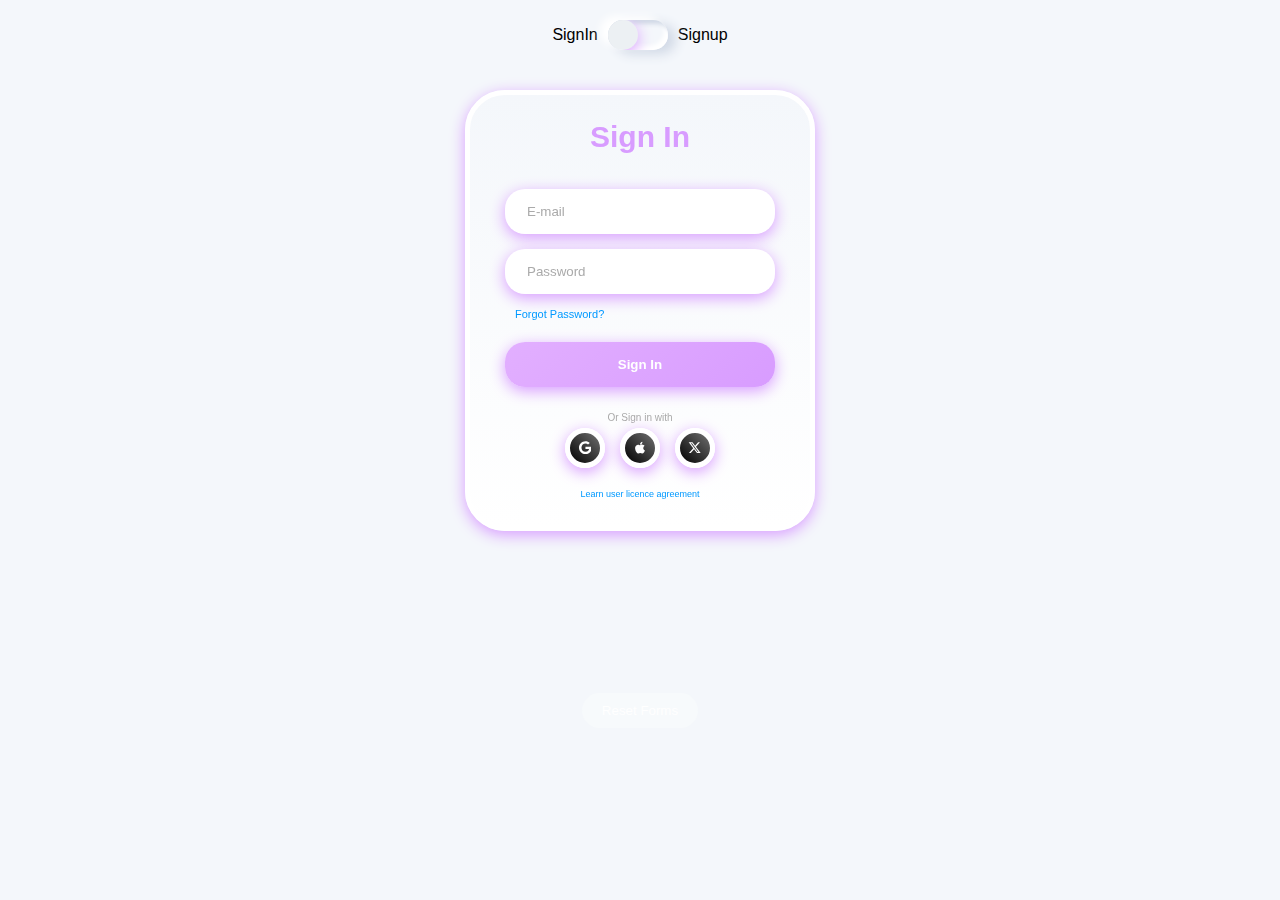
<file: faculty-signup.html>
<!DOCTYPE html>
<html lang="en">
<head>
    <meta charset="UTF-8">
    <meta name="viewport" content="width=device-width, initial-scale=1.0">
    <title>SignIn/Signup</title>
    <style>
        body {
            display: flex;
            flex-direction: column;
            align-items: center;
            min-height: 100vh;
            margin: 0;
            background: #f4f7fb;
            font-family: Arial, sans-serif;
        }
        

        .label {
            display: inline-flex;
            align-items: center;
            cursor: pointer;
            color: #394a56;
            margin: 20px 0;
        }

        .toggle {
            isolation: isolate;
            position: relative;
            height: 30px;
            width: 60px;
            border-radius: 15px;
            overflow: hidden;
            box-shadow: -8px -4px 8px 0px #ffffff,
                        8px 4px 12px 0px #d1d9e6,
                        4px 4px 4px 0px #d1d9e6 inset,
                        -4px -4px 4px 0px #ffffff inset;
        }

        .toggle-state {
            display: none;
        }

        .indicator {
            height: 100%;
            width: 200%;
            background: #ecf0f3;
            border-radius: 15px;
            transform: translate3d(-75%, 0, 0);
            transition: transform 0.4s cubic-bezier(0.85, 0.05, 0.18, 1.35);
            box-shadow: -8px -4px 8px 0px #ffffff,
                        0 4px 15px #d89cff;
        }

        .toggle-state:checked ~ .indicator {
            transform: translate3d(25%, 0, 0);
        }

        .flip-container {
            perspective: 1000px;
            max-width: 350px;
            width: 100%;
            margin: 20px auto;
        }

        .flipper {
            position: relative;
            width: 100%;
            transition: transform 0.6s ease-in-out;
            transform-style: preserve-3d;
        }

        .SignIn-container, .signup-container {
            position: absolute;
            width: 100%;
            backface-visibility: hidden;
            background: linear-gradient(0deg, rgb(255, 255, 255) 0%, rgb(244, 247, 251) 100%);
            border-radius: 40px;
            padding: 25px 35px;
            border: 5px solid rgb(255, 255, 255);
            box-shadow: 0 4px 15px #d89cff;
            box-sizing: border-box;
        }

        .signup-container {
            transform: rotateY(180deg);
        }

        .flipper.flip {
            transform: rotateY(180deg);
        }

        .heading {
            text-align: center;
            font-weight: 900;
            font-size: 30px;
            color: #d89cff;
            margin-bottom: 20px;
        }

        .form {
            margin-top: 20px;
        }

        .form .input {
            width: 100%;
            background: white;
            border: none;
            padding: 15px 20px;
            border-radius: 20px;
            margin-top: 15px;
            box-shadow: 0 4px 15px #d89cff;
            border-inline: 2px solid transparent;
            box-sizing: border-box;
        }

        .form .input::-moz-placeholder {
            color: rgb(170, 170, 170);
        }

        .form .input::placeholder {
            color: rgb(170, 170, 170);
        }

        .form .input:focus {
            outline: none;
            border-inline: 2px solid #d89cff;
        }

        .form .forgot-password {
            display: block;
            margin-top: 10px;
            margin-left: 10px;
        }

        .form .forgot-password a {
            font-size: 11px;
            color: #0099ff;
            text-decoration: none;
        }

        .form .SignIn-button, .form .signup-button {
            display: block;
            width: 100%;
            font-weight: bold;
            background: linear-gradient(135deg, #e2afff 0%, #d89cff 100%);
            color: white;
            padding: 15px;
            margin: 20px auto;
            border-radius: 20px;
            box-shadow: 0 4px 15px #d89cff;
            border: none;
            transition: all 0.2s ease-in-out;
            cursor: pointer;
        }

        .form .SignIn-button:hover, .form .signup-button:hover {
            transform: scale(1.03);
            box-shadow: 0 4px 15px #d89cff;
        }

        .form .SignIn-button:active, .form .signup-button:active {
            transform: scale(0.95);
            box-shadow: 0 4px 15px #d89cff;
        }

        .social-account-container {
            margin-top: 25px;
        }

        .social-account-container .title {
            display: block;
            text-align: center;
            font-size: 10px;
            color: rgb(170, 170, 170);
        }

        .social-accounts {
            width: 100%;
            display: flex;
            justify-content: center;
            gap: 15px;
            margin-top: 5px;
        }

        .social-accounts .social-button {
            background: linear-gradient(45deg, rgb(0, 0, 0) 0%, rgb(112, 112, 112) 100%);
            border: 5px solid white;
            padding: 5px;
            border-radius: 50%;
            width: 40px;
            aspect-ratio: 1;
            display: grid;
            place-content: center;
            box-shadow: 0 4px 15px #d89cff;
            transition: all 0.2s ease-in-out;
            cursor: pointer;
        }

        .social-accounts .social-button .svg {
            fill: white;
            margin: auto;
        }

        .social-accounts .social-button:hover {
            transform: scale(1.2);
        }

        .social-accounts .social-button:active {
            transform: scale(0.9);
        }

        .agreement {
            display: block;
            text-align: center;
            margin-top: 15px;
        }

        .agreement a {
            text-decoration: none;
            color: #0099ff;
            font-size: 9px;
        }
    </style>
</head>
<body>

    <div style="display: flex; align-items: center; gap: 10px;">
        <span>SignIn</span>
        <label class="label">
            <div class="toggle">
                <input class="toggle-state" type="checkbox" name="check" value="check" id="toggleSwitch">
                <div class="indicator"></div>
            </div>
        </label>
        <span>Signup</span>
    </div>
    <div class="flip-container">
        <div class="flipper" id="flipper">
            <div class="SignIn-container">
                <div class="heading">Sign In</div>
                <form action="" class="form">
                    <input required class="input" type="email" name="email" id="email" placeholder="E-mail">
                    <input required class="input" type="password" name="password" id="password" placeholder="Password">
                    <span class="forgot-password"><a href="#">Forgot Password?</a></span>
                    <input class="SignIn-button" type="submit" value="Sign In">
                </form>

                <div class="social-account-container">
                    <span class="title">Or Sign in with</span>
                    <div class="social-accounts">
                        <button class="social-button google">
                            <svg class="svg" xmlns="http://www.w3.org/2000/svg" height="1em" viewBox="0 0 488 512">
                                <path d="M488 261.8C488 403.3 391.1 504 248 504 110.8 504 0 393.2 0 256S110.8 8 248 8c66.8 0 123 24.5 166.3 64.9l-67.5 64.9C258.5 52.6 94.3 116.6 94.3 256c0 86.5 69.1 156.6 153.7 156.6 98.2 0 135-70.4 140.8-106.9H248v-85.3h236.1c2.3 12.7 3.9 24.9 3.9 41.4z"></path>
                            </svg>
                        </button>
                        <button class="social-button apple">
                            <svg class="svg" xmlns="http://www.w3.org/2000/svg" height="1em" viewBox="0 0 384 512">
                                <path d="M318.7 268.7c-.2-36.7 16.4-64.4 50-84.8-18.8-26.9-47.2-41.7-84.7-44.6-35.5-2.8-74.3 20.7-88.5 20.7-15 0-49.4-19.7-76.4-19.7C63.3 141.2 4 184.8 4 273.5q0 39.3 14.4 81.2c12.8 36.7 59 126.7 107.2 125.2 25.2-.6 43-17.9 75.8-17.9 31.8 0 48.3 17.9 76.4 17.9 48.6-.7 90.4-82.5 102.6-119.3-65.2-30.7-61.7-90-61.7-91.9zm-56.6-164.2c27.3-32.4 24.8-61.9 24-72.5-24.1 1.4-52 16.4-67.9 34.9-17.5 19.8-27.8 44.3-25.6 71.9 26.1 2 49.9-11.4 69.5-34.3z"></path>
                            </svg>
                        </button>
                        <button class="social-button twitter">
                            <svg class="svg" xmlns="http://www.w3.org/2000/svg" height="1em" viewBox="0 0 512 512">
                                <path d="M389.2 48h70.6L305.6 224.2 487 464H345L233.7 318.6 106.5 464H35.8L200.7 275.5 26.8 48H172.4L272.9 180.9 389.2 48zM364.4 421.8h39.1L151.1 88h-42L364.4 421.8z"></path>
                            </svg>
                        </button>
                    </div>
                </div>
                <span class="agreement"><a href="#">Learn user licence agreement</a></span>
            </div>
            <div class="signup-container">
                <div class="heading">Sign Up</div>
                <form action="" class="form">
                    <input required class="input" type="text" name="username" id="username" placeholder="Username">
                    <input required class="input" type="email" name="email" id="signup-email" placeholder="E-mail">
                    <input required class="input" type="password" name="password" id="signup-password" placeholder="Password">
                    <input required class="input" type="password" name="confirm-password" id="confirm-password" placeholder="Confirm Password">
                    <input class="signup-button" type="submit" value="Sign Up">
                </form>
                <div class="social-account-container">
                    <span class="title">Or Sign up with</span>
                    <div class="social-accounts">
                        <button class="social-button google">
                            <svg class="svg" xmlns="http://www.w3.org/2000/svg" height="1em" viewBox="0 0 488 512">
                                <path d="M488 261.8C488 403.3 391.1 504 248 504 110.8 504 0 393.2 0 256S110.8 8 248 8c66.8 0 123 24.5 166.3 64.9l-67.5 64.9C258.5 52.6 94.3 116.6 94.3 256c0 86.5 69.1 156.6 153.7 156.6 98.2 0 135-70.4 140.8-106.9H248v-85.3h236.1c2.3 12.7 3.9 24.9 3.9 41.4z"></path>
                            </svg>
                        </button>
                        <button class="social-button apple">
                            <svg class="svg" xmlns="http://www.w3.org/2000/svg" height="1em" viewBox="0 0 384 512">
                                <path d="M318.7 268.7c-.2-36.7 16.4-64.4 50-84.8-18.8-26.9-47.2-41.7-84.7-44.6-35.5-2.8-74.3 20.7-88.5 20.7-15 0-49.4-19.7-76.4-19.7C63.3 141.2 4 184.8 4 273.5q0 39.3 14.4 81.2c12.8 36.7 59 126.7 107.2 125.2 25.2-.6 43-17.9 75.8-17.9 31.8 0 48.3 17.9 76.4 17.9 48.6-.7 90.4-82.5 102.6-119.3-65.2-30.7-61.7-90-61.7-91.9zm-56.6-164.2c27.3-32.4 24.8-61.9 24-72.5-24.1 1.4-52 16.4-67.9 34.9-17.5 19.8-27.8 44.3-25.6 71.9 26.1 2 49.9-11.4 69.5-34.3z"></path>
                            </svg>
                        </button>
                        <button class="social-button twitter">
                            <svg class="svg" xmlns="http://www.w3.org/2000/svg" height="1em" viewBox="0 0 512 512">
                                <path d="M389.2 48h70.6L305.6 224.2 487 464H345L233.7 318.6 106.5 464H35.8L200.7 275.5 26.8 48H172.4L272.9 180.9 389.2 48zM364.4 421.8h39.1L151.1 88h-42L364.4 421.8z"></path>
                            </svg>
                        </button>
                    </div>
                </div>
                <span class="agreement"><a href="#">Learn user licence agreement</a></span>
            </div>
        </div>
    </div>
    <script>
document.addEventListener('DOMContentLoaded', () => {
    // Create message div for success/error feedback
    const messageDiv = document.createElement('div');
    messageDiv.id = 'message';
    messageDiv.style.margin = '20px';
    messageDiv.style.fontFamily = 'Arial, sans-serif';
    document.body.appendChild(messageDiv);

    // Select forms and toggle elements
    const SignInForm = document.querySelector('.SignIn-container .form');
    const signupForm = document.querySelector('.signup-container .form');
    const toggleCheckbox = document.querySelector('.toggle-state');
    const SignInHeading = document.querySelector('.SignIn-container .heading');
    const signupHeading = document.querySelector('.signup-container .heading');
    const SignInButton = document.querySelector('.SignIn-button');
    const signupButton = document.querySelector('.signup-button');
    const flipper = document.getElementById('flipper');
    const SignInContainer = document.querySelector('.SignIn-container');
    const signupContainer = document.querySelector('.signup-container');
    const toggleContainer = document.querySelector('div[style="display: flex; align-items: center; gap: 10px;"]');

    // Function to update form headings and buttons based on toggle state
    function updateFormMode() {
        const isSignup = toggleCheckbox.checked;
        SignInHeading.textContent = isSignup ? 'Sign Up' : 'Sign In';
        signupHeading.textContent = isSignup ? 'Sign Up' : 'Sign In';
        SignInButton.value = isSignup ? 'Sign Up' : 'Sign In';
        signupButton.value = isSignup ? 'Sign Up' : 'Sign In';
    }

    // Initialize form mode
    updateFormMode();

    // Toggle event listener
    toggleCheckbox.addEventListener('change', () => {
        updateFormMode();
        flipper.classList.toggle('flip');
        adjustFlipperHeight();
    });

    // Handle SignIn form submission (dynamic based on toggle)
    SignInForm.addEventListener('submit', (event) => {
        event.preventDefault();
        const formData = new FormData(SignInForm);
        const isSignup = toggleCheckbox.checked;
        const data = isSignup
            ? {
                  username: formData.get('username') || 'default_admin',
                  email: formData.get('email'),
                  password: formData.get('password')
              }
            : {
                  email: formData.get('email'),
                  password: formData.get('password')
              };

        // Basic validation
        if (!data.email || !data.email.includes('@')) {
            messageDiv.textContent = 'Please enter a valid email';
            messageDiv.style.color = 'red';
            return;
        }
        if (!data.password || data.password.length < 6) {
            messageDiv.textContent = 'Password must be at least 6 characters';
            messageDiv.style.color = 'red';
            return;
        }
        if (isSignup && !data.username) {
            messageDiv.textContent = 'Please enter a username';
            messageDiv.style.color = 'red';
            return;
        }

        if (isSignup) {
            messageDiv.textContent = 'You are successfully signed up';
            messageDiv.style.color = 'green';
            toggleCheckbox.checked = false; // Switch to Sign In mode
            updateFormMode();
            flipper.classList.remove('flip');
            adjustFlipperHeight();
            SignInForm.reset();
        } else {
            window.location.href = 'faculty-dashboard.html'; // Redirect to dashboard
        }
    });

    // Handle signup form submission
    signupForm.addEventListener('submit', (event) => {
        event.preventDefault();
        const formData = new FormData(signupForm);
        if (formData.get('password') !== formData.get('confirm-password')) {
            messageDiv.textContent = 'Error: Passwords do not match';
            messageDiv.style.color = 'red';
            return;
        }
        const data = {
            username: formData.get('username'),
            email: formData.get('email'),
            password: formData.get('password')
        };

        // Basic validation
        if (!data.email || !data.email.includes('@')) {
            messageDiv.textContent = 'Please enter a valid email';
            messageDiv.style.color = 'red';
            return;
        }
        if (!data.password || data.password.length < 6) {
            messageDiv.textContent = 'Password must be at least 6 characters';
            messageDiv.style.color = 'red';
            return;
        }
        if (!data.username) {
            messageDiv.textContent = 'Please enter a username';
            messageDiv.style.color = 'red';
            return;
        }

        messageDiv.textContent = 'You are successfully signed up';
        messageDiv.style.color = 'green';
        toggleCheckbox.checked = false; // Switch to Sign In mode
        updateFormMode();
        flipper.classList.remove('flip');
        adjustFlipperHeight();
        signupForm.reset();
    });

    // Reset button
    const resetBtn = document.createElement('button');
    resetBtn.textContent = 'Reset Forms';
    resetBtn.id = 'reset-btn';
    resetBtn.style.margin = '10px';
    resetBtn.style.padding = '10px 20px';
    resetBtn.style.background = '#f7fafc';
    resetBtn.style.color = 'white';
    resetBtn.style.border = 'none';
    resetBtn.style.borderRadius = '20px';
    resetBtn.style.cursor = 'pointer';
    document.body.appendChild(resetBtn);
    resetBtn.addEventListener('click', () => {
        SignInForm.reset();
        signupForm.reset();
        messageDiv.textContent = '';
        toggleCheckbox.checked = false;
        updateFormMode();
        flipper.classList.remove('flip');
        adjustFlipperHeight();
    });

    // Flipper height adjustment
    function adjustFlipperHeight() {
        const SignInHeight = SignInContainer.offsetHeight;
        const signupHeight = signupContainer.offsetHeight;
        const maxHeight = Math.max(SignInHeight, signupHeight);
        flipper.style.height = `${maxHeight}px`;
    }

    window.addEventListener('load', adjustFlipperHeight);
    window.addEventListener('resize', adjustFlipperHeight);
});
</script>
</body>
</html>
</file>
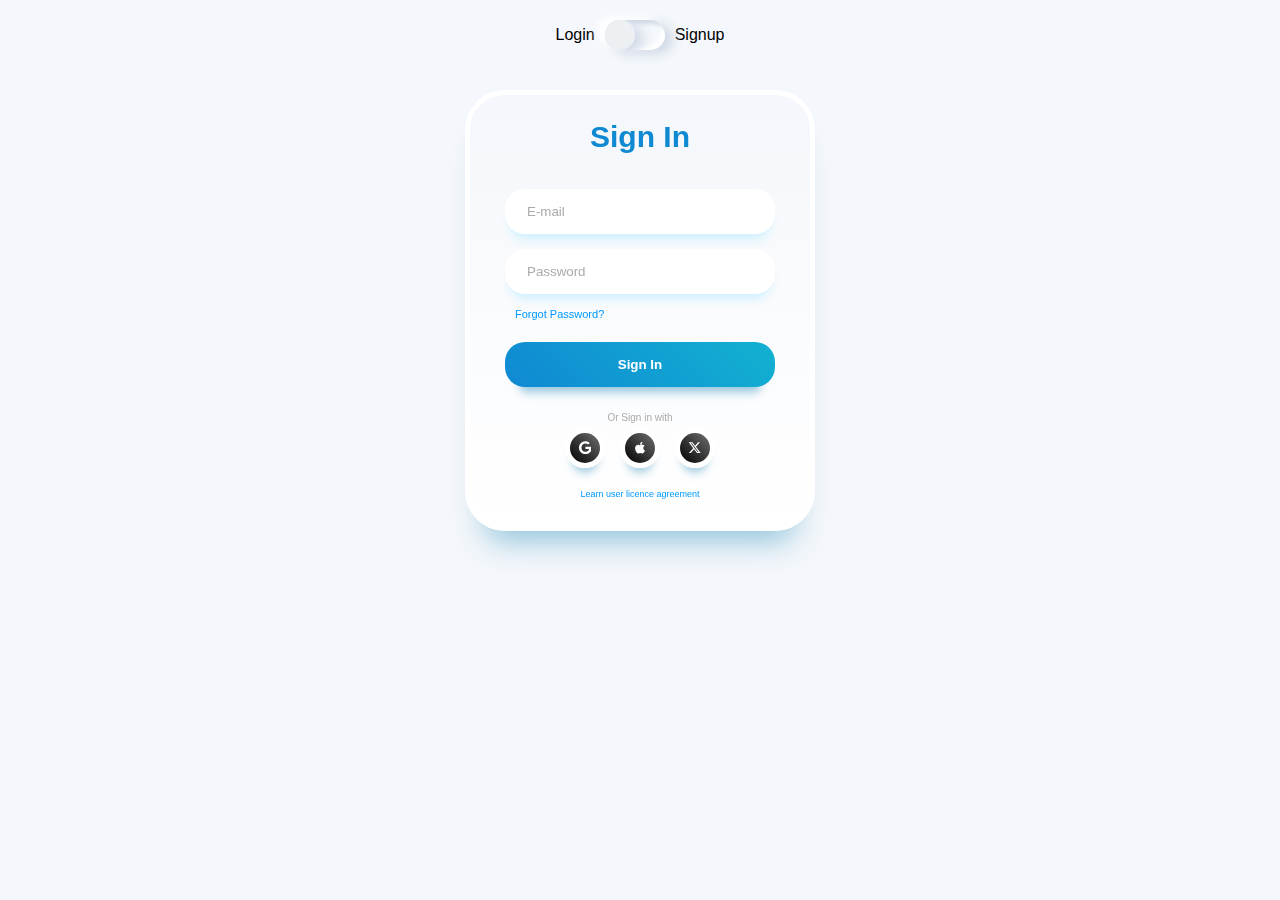
<file: faculty_login.html>
<!DOCTYPE html>
<html lang="en">
<head>
    <meta charset="UTF-8">
    <meta name="viewport" content="width=device-width, initial-scale=1.0">
    <title>Login/Signup</title>
    <style>
        body {
            display: flex;
            flex-direction: column;
            align-items: center;
            min-height: 100vh;
            margin: 0;
            background: #f4f7fb;
            font-family: Arial, sans-serif;
        }

        .label {
            display: inline-flex;
            align-items: center;
            cursor: pointer;
            color: #394a56;
            margin: 20px 0;
        }

        .toggle {
            isolation: isolate;
            position: relative;
            height: 30px;
            width: 60px;
            border-radius: 15px;
            overflow: hidden;
            box-shadow: -8px -4px 8px 0px #ffffff,
                        8px 4px 12px 0px #d1d9e6,
                        4px 4px 4px 0px #d1d9e6 inset,
                        -4px -4px 4px 0px #ffffff inset;
        }

        .toggle-state {
            display: none;
        }

        .indicator {
            height: 100%;
            width: 200%;
            background: #ecf0f3;
            border-radius: 15px;
            transform: translate3d(-75%, 0, 0);
            transition: transform 0.4s cubic-bezier(0.85, 0.05, 0.18, 1.35);
            box-shadow: -8px -4px 8px 0px #ffffff,
                        8px 4px 12px 0px #d1d9e6;
        }

        .toggle-state:checked ~ .indicator {
            transform: translate3d(25%, 0, 0);
        }

        .flip-container {
            perspective: 1000px;
            max-width: 350px;
            width: 100%;
            margin: 20px auto;
        }

        .flipper {
            position: relative;
            width: 100%;
            transition: transform 0.6s ease-in-out;
            transform-style: preserve-3d;
        }

        .login-container, .signup-container {
            position: absolute;
            width: 100%;
            backface-visibility: hidden;
            background: linear-gradient(0deg, rgb(255, 255, 255) 0%, rgb(244, 247, 251) 100%);
            border-radius: 40px;
            padding: 25px 35px;
            border: 5px solid rgb(255, 255, 255);
            box-shadow: rgba(133, 189, 215, 0.8784313725) 0px 30px 30px -20px;
            box-sizing: border-box;
        }

        .signup-container {
            transform: rotateY(180deg);
        }

        .flipper.flip {
            transform: rotateY(180deg);
        }

        .heading {
            text-align: center;
            font-weight: 900;
            font-size: 30px;
            color: rgb(16, 137, 211);
            margin-bottom: 20px;
        }

        .form {
            margin-top: 20px;
        }

        .form .input {
            width: 100%;
            background: white;
            border: none;
            padding: 15px 20px;
            border-radius: 20px;
            margin-top: 15px;
            box-shadow: #cff0ff 0px 10px 10px -5px;
            border-inline: 2px solid transparent;
            box-sizing: border-box;
        }

        .form .input::-moz-placeholder {
            color: rgb(170, 170, 170);
        }

        .form .input::placeholder {
            color: rgb(170, 170, 170);
        }

        .form .input:focus {
            outline: none;
            border-inline: 2px solid #12B1D1;
        }

        .form .forgot-password {
            display: block;
            margin-top: 10px;
            margin-left: 10px;
        }

        .form .forgot-password a {
            font-size: 11px;
            color: #0099ff;
            text-decoration: none;
        }

        .form .login-button, .form .signup-button {
            display: block;
            width: 100%;
            font-weight: bold;
            background: linear-gradient(45deg, rgb(16, 137, 211) 0%, rgb(18, 177, 209) 100%);
            color: white;
            padding: 15px;
            margin: 20px auto;
            border-radius: 20px;
            box-shadow: rgba(133, 189, 215, 0.8784313725) 0px 20px 10px -15px;
            border: none;
            transition: all 0.2s ease-in-out;
            cursor: pointer;
        }

        .form .login-button:hover, .form .signup-button:hover {
            transform: scale(1.03);
            box-shadow: rgba(133, 189, 215, 0.8784313725) 0px 23px 10px -20px;
        }

        .form .login-button:active, .form .signup-button:active {
            transform: scale(0.95);
            box-shadow: rgba(133, 189, 215, 0.8784313725) 0px 15px 10px -10px;
        }

        .social-account-container {
            margin-top: 25px;
        }

        .social-account-container .title {
            display: block;
            text-align: center;
            font-size: 10px;
            color: rgb(170, 170, 170);
        }

        .social-accounts {
            width: 100%;
            display: flex;
            justify-content: center;
            gap: 15px;
            margin-top: 5px;
        }

        .social-accounts .social-button {
            background: linear-gradient(45deg, rgb(0, 0, 0) 0%, rgb(112, 112, 112) 100%);
            border: 5px solid white;
            padding: 5px;
            border-radius: 50%;
            width: 40px;
            aspect-ratio: 1;
            display: grid;
            place-content: center;
            box-shadow: rgba(133, 189, 215, 0.8784313725) 0px 12px 10px -8px;
            transition: all 0.2s ease-in-out;
            cursor: pointer;
        }

        .social-accounts .social-button .svg {
            fill: white;
            margin: auto;
        }

        .social-accounts .social-button:hover {
            transform: scale(1.2);
        }

        .social-accounts .social-button:active {
            transform: scale(0.9);
        }

        .agreement {
            display: block;
            text-align: center;
            margin-top: 15px;
        }

        .agreement a {
            text-decoration: none;
            color: #0099ff;
            font-size: 9px;
        }
    </style>
</head>
<body>
    <div style="display: flex; align-items: center; gap: 10px;">
        <span>Login</span>
        <label class="label">
            <div class="toggle">
                <input class="toggle-state" type="checkbox" name="check" value="check" id="toggleSwitch">
                <div class="indicator"></div>
            </div>
        </label>
        <span>Signup</span>
    </div>
    <div class="flip-container">
        <div class="flipper" id="flipper">
            <div class="login-container">
                <div class="heading">Sign In</div>
                <form action="" class="form">
                    <input required class="input" type="email" name="email" id="email" placeholder="E-mail">
                    <input required class="input" type="password" name="password" id="password" placeholder="Password">
                    <span class="forgot-password"><a href="#">Forgot Password?</a></span>
                    <input class="login-button" type="submit" value="Sign In">
                </form>
                <div class="social-account-container">
                    <span class="title">Or Sign in with</span>
                    <div class="social-accounts">
                        <button class="social-button google">
                            <svg class="svg" xmlns="http://www.w3.org/2000/svg" height="1em" viewBox="0 0 488 512">
                                <path d="M488 261.8C488 403.3 391.1 504 248 504 110.8 504 0 393.2 0 256S110.8 8 248 8c66.8 0 123 24.5 166.3 64.9l-67.5 64.9C258.5 52.6 94.3 116.6 94.3 256c0 86.5 69.1 156.6 153.7 156.6 98.2 0 135-70.4 140.8-106.9H248v-85.3h236.1c2.3 12.7 3.9 24.9 3.9 41.4z"></path>
                            </svg>
                        </button>
                        <button class="social-button apple">
                            <svg class="svg" xmlns="http://www.w3.org/2000/svg" height="1em" viewBox="0 0 384 512">
                                <path d="M318.7 268.7c-.2-36.7 16.4-64.4 50-84.8-18.8-26.9-47.2-41.7-84.7-44.6-35.5-2.8-74.3 20.7-88.5 20.7-15 0-49.4-19.7-76.4-19.7C63.3 141.2 4 184.8 4 273.5q0 39.3 14.4 81.2c12.8 36.7 59 126.7 107.2 125.2 25.2-.6 43-17.9 75.8-17.9 31.8 0 48.3 17.9 76.4 17.9 48.6-.7 90.4-82.5 102.6-119.3-65.2-30.7-61.7-90-61.7-91.9zm-56.6-164.2c27.3-32.4 24.8-61.9 24-72.5-24.1 1.4-52 16.4-67.9 34.9-17.5 19.8-27.8 44.3-25.6 71.9 26.1 2 49.9-11.4 69.5-34.3z"></path>
                            </svg>
                        </button>
                        <button class="social-button twitter">
                            <svg class="svg" xmlns="http://www.w3.org/2000/svg" height="1em" viewBox="0 0 512 512">
                                <path d="M389.2 48h70.6L305.6 224.2 487 464H345L233.7 318.6 106.5 464H35.8L200.7 275.5 26.8 48H172.4L272.9 180.9 389.2 48zM364.4 421.8h39.1L151.1 88h-42L364.4 421.8z"></path>
                            </svg>
                        </button>
                    </div>
                </div>
                <span class="agreement"><a href="#">Learn user licence agreement</a></span>
            </div>
            <div class="signup-container">
                <div class="heading">Sign Up</div>
                <form action="" class="form">
                    <input required class="input" type="text" name="username" id="username" placeholder="Username">
                    <input required class="input" type="email" name="email" id="signup-email" placeholder="E-mail">
                    <input required class="input" type="password" name="password" id="signup-password" placeholder="Password">
                    <input required class="input" type="password" name="confirm-password" id="confirm-password" placeholder="Confirm Password">
                    <input class="signup-button" type="submit" value="Sign Up">
                </form>
                <div class="social-account-container">
                    <span class="title">Or Sign up with</span>
                    <div class="social-accounts">
                        <button class="social-button google">
                            <svg class="svg" xmlns="http://www.w3.org/2000/svg" height="1em" viewBox="0 0 488 512">
                                <path d="M488 261.8C488 403.3 391.1 504 248 504 110.8 504 0 393.2 0 256S110.8 8 248 8c66.8 0 123 24.5 166.3 64.9l-67.5 64.9C258.5 52.6 94.3 116.6 94.3 256c0 86.5 69.1 156.6 153.7 156.6 98.2 0 135-70.4 140.8-106.9H248v-85.3h236.1c2.3 12.7 3.9 24.9 3.9 41.4z"></path>
                            </svg>
                        </button>
                        <button class="social-button apple">
                            <svg class="svg" xmlns="http://www.w3.org/2000/svg" height="1em" viewBox="0 0 384 512">
                                <path d="M318.7 268.7c-.2-36.7 16.4-64.4 50-84.8-18.8-26.9-47.2-41.7-84.7-44.6-35.5-2.8-74.3 20.7-88.5 20.7-15 0-49.4-19.7-76.4-19.7C63.3 141.2 4 184.8 4 273.5q0 39.3 14.4 81.2c12.8 36.7 59 126.7 107.2 125.2 25.2-.6 43-17.9 75.8-17.9 31.8 0 48.3 17.9 76.4 17.9 48.6-.7 90.4-82.5 102.6-119.3-65.2-30.7-61.7-90-61.7-91.9zm-56.6-164.2c27.3-32.4 24.8-61.9 24-72.5-24.1 1.4-52 16.4-67.9 34.9-17.5 19.8-27.8 44.3-25.6 71.9 26.1 2 49.9-11.4 69.5-34.3z"></path>
                            </svg>
                        </button>
                        <button class="social-button twitter">
                            <svg class="svg" xmlns="http://www.w3.org/2000/svg" height="1em" viewBox="0 0 512 512">
                                <path d="M389.2 48h70.6L305.6 224.2 487 464H345L233.7 318.6 106.5 464H35.8L200.7 275.5 26.8 48H172.4L272.9 180.9 389.2 48zM364.4 421.8h39.1L151.1 88h-42L364.4 421.8z"></path>
                            </svg>
                        </button>
                    </div>
                </div>
                <span class="agreement"><a href="#">Learn user licence agreement</a></span>
            </div>
        </div>
    </div>
    <script>
        const flipper = document.getElementById('flipper');
        const toggleSwitch = document.getElementById('toggleSwitch');
        const loginContainer = document.querySelector('.login-container');
        const signupContainer = document.querySelector('.signup-container');

        function adjustFlipperHeight() {
            const loginHeight = loginContainer.offsetHeight;
            const signupHeight = signupContainer.offsetHeight;
            const maxHeight = Math.max(loginHeight, signupHeight);
            flipper.style.height = `${maxHeight}px`;
        }

        // Adjust height on load and window resize
        window.addEventListener('load', adjustFlipperHeight);
        window.addEventListener('resize', adjustFlipperHeight);

        // Toggle flip animation
        toggleSwitch.addEventListener('change', function() {
            flipper.classList.toggle('flip');
            adjustFlipperHeight();
        });
    </script>
</body>
</html>
</file>
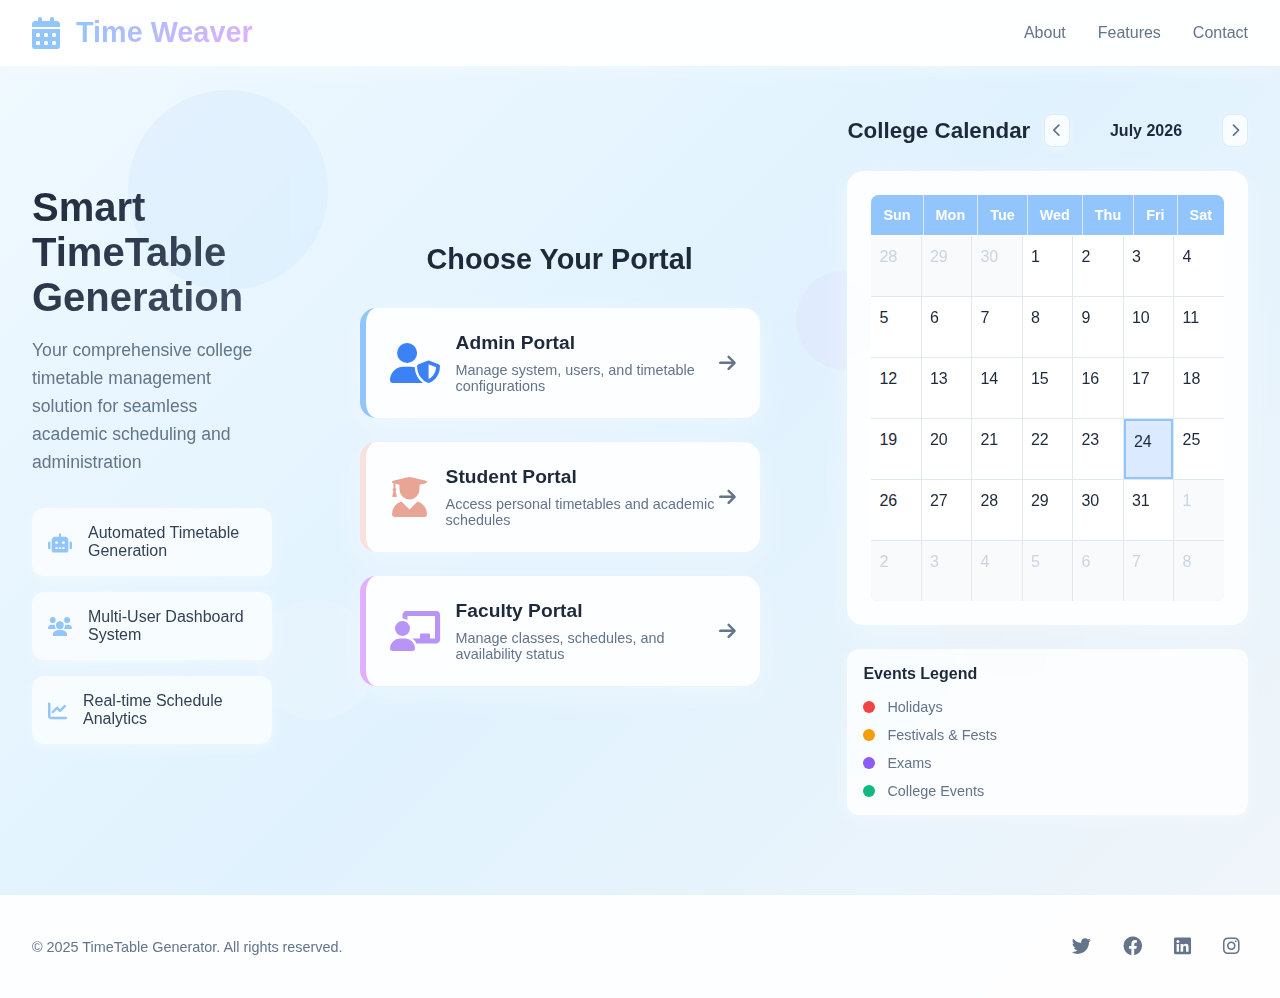
<file: student-dashboard.html>
<!DOCTYPE html>
<html lang="en">
<head>
    <meta charset="UTF-8">
    <meta name="viewport" content="width=device-width, initial-scale=1.0">
    <title>Student Timetable Dashboard</title>
<!--    <link rel="stylesheet" href="student-dashboard.css">-->
    <link href="https://cdnjs.cloudflare.com/ajax/libs/font-awesome/6.0.0/css/all.min.css" rel="stylesheet">
<style>

* {
    margin: 0;
    padding: 0;
    box-sizing: border-box;
}

body {
    font-family: 'Segoe UI', Tahoma, Geneva, Verdana, sans-serif;
    background: linear-gradient(135deg, #fae1dd 0%, #f8d7da 100%);
    min-height: 100vh;
    color: #333;
}

.dashboard-container {
    min-height: 100vh;
    display: flex;
    flex-direction: column;
}

/* Header */
.dashboard-header {
    background: rgba(255, 255, 255, 0.95);
    backdrop-filter: blur(10px);
    padding: 1rem 2rem;
    box-shadow: 0 4px 20px rgba(255, 255, 255, 0.4);
    border-bottom: 1px solid rgba(250, 225, 221, 0.2);
}

.header-content {
    display: flex;
    justify-content: space-between;
    align-items: center;
    max-width: 1400px;
    margin: 0 auto;
}

.dashboard-header h1 {
    color: #4a5568;
    font-size: 1.8rem;
    font-weight: 600;
}

.dashboard-header h1 i {
    color: #fae1dd;
    margin-right: 0.5rem;
}

.user-info {
    display: flex;
    align-items: center;
    gap: 1rem;
}

.welcome-text {
    color: #4a5568;
    font-size: 1rem;
}

.user-actions {
    display: flex;
    gap: 0.5rem;
}

.btn-export, .btn-sync {
    padding: 0.5rem 1rem;
    background: #fae1dd;
    color: #5a4037;
    border: none;
    border-radius: 8px;
    cursor: pointer;
    font-size: 0.9rem;
    transition: all 0.3s ease;
    box-shadow: 0 4px 15px rgba(255, 255, 255, 0.4);
}

.btn-export:hover, .btn-sync:hover {
    background: #f4d6d0;
    transform: translateY(-2px);
    box-shadow: 0 6px 20px rgba(255, 255, 255, 0.5);
}

/* Main Content */
.main-content {
    display: flex;
    flex: 1;
    max-width: 1400px;
    margin: 0 auto;
    padding: 2rem;
    gap: 2rem;
    width: 100%;
    min-height: calc(100vh - 100px);
}

/* Sidebar */
.sidebar {
    width: 300px;
    display: flex;
    flex-direction: column;
    gap: 1.5rem;
    height: fit-content;
}

.student-card, .quick-stats, .opted-subjects, .upcoming-events {
    background: rgba(255, 255, 255, 0.95);
    backdrop-filter: blur(10px);
    border-radius: 16px;
    padding: 1.5rem;
    box-shadow: 0 8px 32px rgba(255, 255, 255, 0.4);
    border: 1px solid rgba(250, 225, 221, 0.2);
}

.student-card {
    text-align: center;
}

.student-avatar {
    width: 80px;
    height: 80px;
    background: linear-gradient(135deg, #fae1dd, #f8d7da);
    border-radius: 50%;
    display: flex;
    align-items: center;
    justify-content: center;
    margin: 0 auto 1rem;
    font-size: 2rem;
    color: #5a4037;
    box-shadow: 0 4px 15px rgba(255, 255, 255, 0.4);
}

.student-details h3 {
    color: #2d3748;
    font-size: 1.2rem;
    margin-bottom: 0.5rem;
}

.student-details p {
    color: #718096;
    font-size: 0.9rem;
    margin-bottom: 0.25rem;
}

.quick-stats h4, .opted-subjects h4, .upcoming-events h4 {
    color: #2d3748;
    font-size: 1.1rem;
    margin-bottom: 1rem;
    display: flex;
    align-items: center;
    gap: 0.5rem;
}

.quick-stats h4 i {
    color: #fae1dd;
}

.stat-item {
    display: flex;
    justify-content: space-between;
    align-items: center;
    padding: 0.5rem 0;
    border-bottom: 1px solid #f7fafc;
}

.stat-item:last-child {
    border-bottom: none;
}

.stat-label {
    color: #4a5568;
    font-size: 0.9rem;
}

.stat-value {
    color: #e8a595;
    font-weight: 600;
    font-size: 1rem;
}

/* Enhanced Subject Item Hover Animation */
.subject-item {
    display: flex;
    align-items: center;
    padding: 0.75rem;
    margin-bottom: 0.5rem;
    background: #fef8f7;
    border-radius: 8px;
    border-left: 4px solid;
    cursor: pointer;
    transition: all 0.4s cubic-bezier(0.25, 0.46, 0.45, 0.94);
    box-shadow: 0 2px 8px rgba(255, 255, 255, 0.3);
    position: relative;
    overflow: hidden;
}

.subject-item::before {
    content: '';
    position: absolute;
    top: 0;
    left: -100%;
    width: 100%;
    height: 100%;
    background: linear-gradient(90deg, transparent, rgba(250, 225, 221, 0.4), transparent);
    transition: left 0.5s ease;
}

.subject-item:hover::before {
    left: 100%;
}

.subject-item:hover {
    transform: translateX(8px) translateY(-2px);
    box-shadow:
        0 8px 25px rgba(255, 255, 255, 0.5),
        0 4px 15px rgba(250, 225, 221, 0.3);
    background: linear-gradient(135deg, #fef8f7, #fae1dd);
    border-left-width: 6px;
}

.subject-item:active {
    transform: translateX(6px) translateY(-1px);
    transition: all 0.2s ease;
}

.subject-code {
    font-weight: 600;
    color: #2d3748;
    font-size: 0.9rem;
    transition: color 0.3s ease;
}

.subject-item:hover .subject-code {
    color: #5a4037;
}

.subject-name {
    color: #4a5568;
    font-size: 0.8rem;
    margin-top: 0.25rem;
    transition: color 0.3s ease;
}

.subject-item:hover .subject-name {
    color: #6d4c41;
}

.subject-credits {
    margin-left: auto;
    background: #fae1dd;
    color: #5a4037;
    padding: 0.25rem 0.5rem;
    border-radius: 12px;
    font-size: 0.7rem;
    font-weight: 600;
    box-shadow: 0 2px 8px rgba(255, 255, 255, 0.3);
    transition: all 0.3s ease;
}

.subject-item:hover .subject-credits {
    background: #f4d6d0;
    transform: scale(1.05);
    box-shadow: 0 4px 12px rgba(255, 255, 255, 0.4);
}

.event-item {
    display: flex;
    align-items: center;
    padding: 0.75rem;
    margin-bottom: 0.5rem;
    background: #fff5f5;
    border-radius: 8px;
    border-left: 4px solid #f8d7da;
    box-shadow: 0 2px 8px rgba(255, 255, 255, 0.3);
    transition: all 0.3s ease;
}

.event-item:hover {
    transform: translateY(-2px);
    box-shadow: 0 6px 20px rgba(255, 255, 255, 0.4);
}

.event-time {
    color: #d69e2e;
    font-weight: 600;
    font-size: 0.8rem;
    min-width: 60px;
}

.event-details {
    margin-left: 0.75rem;
}

.event-title {
    color: #2d3748;
    font-weight: 600;
    font-size: 0.9rem;
}

.event-type {
    color: #718096;
    font-size: 0.8rem;
}

/* Dashboard Main */
.dashboard-main {
    flex: 1;
    display: flex;
    flex-direction: column;
    height: fit-content;
}

.view-controls {
    display: flex;
    justify-content: space-between;
    align-items: center;
    margin-bottom: 1.5rem;
    background: rgba(255, 255, 255, 0.95);
    backdrop-filter: blur(10px);
    padding: 1rem;
    border-radius: 16px;
    box-shadow: 0 8px 32px rgba(255, 255, 255, 0.4);
}

.view-toggle {
    display: flex;
    gap: 0.5rem;
}

.toggle-btn {
    padding: 0.75rem 1rem;
    background: #fef8f7;
    border: 1px solid #f8d7da;
    border-radius: 8px;
    cursor: pointer;
    font-size: 0.9rem;
    color: #4a5568;
    transition: all 0.3s ease;
    box-shadow: 0 2px 8px rgba(255, 255, 255, 0.3);
}

.toggle-btn.active, .toggle-btn:hover {
    background: #fae1dd;
    color: #5a4037;
    border-color: #fae1dd;
    box-shadow: 0 4px 15px rgba(255, 255, 255, 0.4);
    transform: translateY(-2px);
}

.date-navigation {
    display: flex;
    align-items: center;
    gap: 1rem;
}

.nav-btn, .today-btn {
    padding: 0.5rem;
    background: #fef8f7;
    border: 1px solid #f8d7da;
    border-radius: 8px;
    cursor: pointer;
    color: #4a5568;
    transition: all 0.3s ease;
    box-shadow: 0 2px 8px rgba(255, 255, 255, 0.3);
}

.nav-btn:hover, .today-btn:hover {
    background: #f8d7da;
    box-shadow: 0 4px 12px rgba(255, 255, 255, 0.4);
    transform: translateY(-2px);
}

.current-date {
    font-weight: 600;
    color: #2d3748;
    min-width: 200px;
    text-align: center;
}

.calendar-container {
    flex: 1;
    background: rgba(255, 255, 255, 0.95);
    backdrop-filter: blur(10px);
    border-radius: 16px;
    padding: 1.5rem;
    box-shadow: 0 8px 32px rgba(255, 255, 255, 0.4);
    position: relative;
    height: 600px;
    overflow: hidden;
}

.view-content {
    display: none;
    height: 100%;
}

.view-content.active {
    display: block;
}

/* Day View */
.day-view {
    height: 100%;
    overflow-y: auto;
}

.time-header {
    margin-bottom: 1rem;
    text-align: center;
}

.date-display {
    font-size: 1.2rem;
    font-weight: 600;
    color: #2d3748;
}

.slots-container {
    display: grid;
    grid-template-columns: 80px 1fr;
    gap: 1px;
    background: #f8d7da;
    border-radius: 8px;
    overflow: hidden;
}

.time-slot {
    display: contents;
}

.time-label {
    background: #fef8f7;
    padding: 1rem 0.5rem;
    text-align: center;
    font-size: 0.8rem;
    color: #4a5568;
    font-weight: 600;
    display: flex;
    align-items: center;
    justify-content: center;
}

.slot-content {
    background: white;
    padding: 1rem;
    min-height: 60px;
    position: relative;
    cursor: pointer;
    transition: all 0.3s ease;
}

.slot-content:hover {
    background: #fef8f7;
}

.slot-content.has-class {
    background: linear-gradient(135deg, #fae1dd, #f8d7da);
    color: #5a4037;
    box-shadow: 0 4px 15px rgba(255, 255, 255, 0.4);
}

.slot-content.has-class:hover {
    transform: scale(1.02);
    box-shadow: 0 6px 20px rgba(255, 255, 255, 0.5);
}

.class-info {
    display: flex;
    flex-direction: column;
    gap: 0.25rem;
}

.class-subject {
    font-weight: 600;
    font-size: 0.9rem;
}

.class-details {
    font-size: 0.8rem;
    opacity: 0.9;
    display: flex;
    align-items: center;
    gap: 0.5rem;
}

.class-room {
    background: rgba(255, 255, 255, 0.5);
    padding: 0.2rem 0.5rem;
    border-radius: 12px;
    font-size: 0.7rem;
}

/* Fixed Week View */
.week-view {
    height: 100%;
    display: flex;
    flex-direction: column;
    overflow: hidden;
}

/* Single integrated week grid with header row */
.week-timetable {
    height: 100%;
    display: grid;
    grid-template-columns: 80px repeat(7, 1fr);
    grid-template-rows: auto repeat(12, 1fr);
    gap: 1px;
    background: #f8d7da;
    border-radius: 8px;
    overflow: hidden;
}

/* Empty top-left corner */
.week-corner {
    background: #fef8f7;
    display: flex;
    align-items: center;
    justify-content: center;
    font-size: 0.8rem;
    color: #4a5568;
    font-weight: 600;
    padding: 1rem 0.5rem;
}

/* Day headers in first row */
.week-day-header {
    background: #fae1dd;
    color: #5a4037;
    padding: 1rem;
    text-align: center;
    font-weight: 600;
    font-size: 0.9rem;
    display: flex;
    align-items: center;
    justify-content: center;
}

/* Time labels in first column */
.week-time-slot {
    background: #fef8f7;
    display: flex;
    align-items: center;
    justify-content: center;
    font-size: 0.8rem;
    color: #4a5568;
    font-weight: 600;
    padding: 0 0.5rem;
}

/* Class slots */
.week-day-slot {
    background: white;
    padding: 0.5rem;
    position: relative;
    cursor: pointer;
    transition: all 0.3s ease;
    display: flex;
    flex-direction: column;
    justify-content: center;
    align-items: center;
}

.week-day-slot:hover {
    background: #fef8f7;
}

.week-day-slot.has-class {
    background: linear-gradient(135deg, #fae1dd, #f8d7da);
    color: #5a4037;
    box-shadow: 0 2px 8px rgba(255, 255, 255, 0.3);
}

.week-day-slot.has-class:hover {
    transform: scale(1.02);
    box-shadow: 0 4px 15px rgba(255, 255, 255, 0.4);
}

.week-class-subject {
    font-weight: 600;
    font-size: 0.8rem;
    text-align: center;
}

.week-class-room {
    font-size: 0.7rem;
    opacity: 0.9;
    margin-top: 0.25rem;
    text-align: center;
}

/* Month View */
.month-view {
    height: 100%;
    display: flex;
    flex-direction: column;
    overflow: hidden;
}

.month-header {
    display: grid;
    grid-template-columns: repeat(7, 1fr);
    gap: 1px;
    background: #f8d7da;
    border-radius: 8px 8px 0 0;
    overflow: hidden;
    margin-bottom: 1px;
}

.month-day-header {
    background: #fae1dd;
    color: #5a4037;
    padding: 1rem;
    text-align: center;
    font-weight: 600;
    font-size: 0.9rem;
}

.month-grid {
    flex: 1;
    display: grid;
    grid-template-columns: repeat(7, 1fr);
    grid-template-rows: repeat(6, 1fr);
    gap: 1px;
    background: #f8d7da;
    border-radius: 0 0 8px 8px;
    overflow: hidden;
}

.month-day {
    background: white;
    padding: 0.5rem;
    cursor: pointer;
    transition: all 0.3s ease;
    display: flex;
    flex-direction: column;
    position: relative;
}

.month-day:hover {
    background: #fef8f7;
    transform: translateY(-2px);
    box-shadow: 0 4px 12px rgba(255, 255, 255, 0.4);
}

.month-day.other-month {
    background: #fef8f7;
    color: #a0aec0;
}

.month-day.today {
    background: #fff5f5;
    border: 2px solid #fae1dd;
    box-shadow: 0 4px 15px rgba(255, 255, 255, 0.4);
}

.month-day-number {
    font-weight: 600;
    margin-bottom: 0.25rem;
    color: #2d3748;
}

.month-day.other-month .month-day-number {
    color: #a0aec0;
}

.month-class-indicator {
    width: 6px;
    height: 6px;
    background: #fae1dd;
    border-radius: 50%;
    margin: 1px;
    box-shadow: 0 1px 3px rgba(255, 255, 255, 0.3);
}

.month-classes {
    display: flex;
    flex-wrap: wrap;
    gap: 2px;
    margin-top: auto;
}

/* Modal */
.modal {
    display: none;
    position: fixed;
    z-index: 1000;
    left: 0;
    top: 0;
    width: 100%;
    height: 100%;
    background: rgba(0, 0, 0, 0.5);
    backdrop-filter: blur(5px);
}

.modal-content {
    background: white;
    margin: 5% auto;
    padding: 0;
    border-radius: 16px;
    width: 90%;
    max-width: 500px;
    box-shadow: 0 20px 60px rgba(255, 255, 255, 0.5);
    animation: modalSlideIn 0.3s ease;
}

@keyframes modalSlideIn {
    from {
        opacity: 0;
        transform: translateY(-50px);
    }
    to {
        opacity: 1;
        transform: translateY(0);
    }
}

.modal-header {
    background: linear-gradient(135deg, #fae1dd, #f8d7da);
    color: #5a4037;
    padding: 1.5rem;
    border-radius: 16px 16px 0 0;
    display: flex;
    justify-content: space-between;
    align-items: center;
    box-shadow: 0 2px 8px rgba(255, 255, 255, 0.3);
}

.modal-header h3 {
    margin: 0;
    font-size: 1.2rem;
}

.close-modal {
    background: none;
    border: none;
    color: #5a4037;
    font-size: 1.5rem;
    cursor: pointer;
    padding: 0;
    width: 30px;
    height: 30px;
    display: flex;
    align-items: center;
    justify-content: center;
    border-radius: 50%;
    transition: background 0.3s ease;
}

.close-modal:hover {
    background: rgba(90, 64, 55, 0.1);
}

.modal-body {
    padding: 1.5rem;
}

.detail-row {
    display: flex;
    justify-content: space-between;
    align-items: center;
    padding: 0.75rem 0;
    border-bottom: 1px solid #f8d7da;
}

.detail-row:last-child {
    border-bottom: none;
}

.detail-label {
    font-weight: 600;
    color: #4a5568;
}

.detail-value {
    color: #2d3748;
}

/* Subject Color Classes */
.subject-math { border-left-color: #e8a595; }
.subject-physics { border-left-color: #f4c2a1; }
.subject-chemistry { border-left-color: #d4c5b9; }
.subject-biology { border-left-color: #f2cc8f; }
.subject-computer { border-left-color: #fae1dd; }
.subject-english { border-left-color: #f8d7da; }

/* Responsive Design */
@media (max-width: 1200px) {
    .main-content {
        padding: 1rem;
    }

    .sidebar {
        width: 250px;
    }

    .calendar-container {
        height: 500px;
    }
}

@media (max-width: 768px) {
    .main-content {
        flex-direction: column;
        padding: 1rem;
        gap: 1rem;
        min-height: auto;
    }

    .sidebar {
        width: 100%;
        order: 2;
    }

    .dashboard-main {
        order: 1;
    }

    .header-content {
        flex-direction: column;
        gap: 1rem;
        text-align: center;
    }

    .view-controls {
        flex-direction: column;
        gap: 1rem;
    }

    .slots-container {
        grid-template-columns: 60px 1fr;
    }

    .week-timetable {
        grid-template-columns: 60px repeat(7, 1fr);
    }

    .calendar-container {
        height: 400px;
    }
}

@media (max-width: 480px) {
    .dashboard-header {
        padding: 1rem;
    }

    .user-actions {
        flex-direction: column;
        gap: 0.5rem;
    }

    .view-toggle {
        flex-direction: column;
        width: 100%;
    }

    .toggle-btn {
        width: 100%;
    }

    .date-navigation {
        flex-wrap: wrap;
        justify-content: center;
    }

    .calendar-container {
        height: 350px;
    }

    .week-timetable {
        grid-template-columns: 50px repeat(7, 1fr);
    }
}

/* Loading animations */
@keyframes fadeIn {
    from { opacity: 0; transform: translateY(20px); }
    to { opacity: 1; transform: translateY(0); }
}

.subject-item, .event-item {
    animation: fadeIn 0.5s ease forwards;
}

.subject-item:nth-child(1) { animation-delay: 0.1s; }
.subject-item:nth-child(2) { animation-delay: 0.2s; }
.subject-item:nth-child(3) { animation-delay: 0.3s; }
.subject-item:nth-child(4) { animation-delay: 0.4s; }
.subject-item:nth-child(5) { animation-delay: 0.5s; }
.subject-item:nth-child(6) { animation-delay: 0.6s; }

/* Shimmer effect for subject items */
@keyframes shimmer {
    0% {
        background-position: -200px 0;
    }
    100% {
        background-position: calc(200px + 100%) 0;
    }
}

.subject-item:hover {
    background-image:
        linear-gradient(
            90deg,
            #fef8f7 0px,
            rgba(250, 225, 221, 0.8) 40px,
            rgba(250, 225, 221, 0.4) 80px,
            #fef8f7 120px
        );
    background-size: 200px 100%;
    background-repeat: no-repeat;
    animation: shimmer 2s infinite;
}

</style>
</head>
<body>
    <div class="dashboard-container">
        <!-- Header -->
        <header class="dashboard-header">
            <div class="header-content">
                <h1><i class="fas fa-calendar-alt"></i> My Timetable</h1>
                <div class="user-info">
                    <span class="welcome-text"><strong id="studentName"></strong></span>
                    <div class="user-actions">
                        <button class="btn-export" onclick="exportTimetable()">
                            <i class="fas fa-download"></i> Export
                        </button>
                        <button class="btn-sync" onclick="syncCalendar()">
                            <i class="fas fa-sync"></i> Sync
                        </button>
                    </div>
                </div>
            </div>
        </header>

        <!-- Main Content -->
        <div class="main-content">
            <!-- Sidebar -->
            <aside class="sidebar">
                <!-- Student Info Card -->
                <div class="student-card">
                    <div class="student-avatar">
                        <i class="fas fa-user-graduate"></i>
                    </div>
                    <div class="student-details">
                        <h3 id="studentID">STU001</h3>
                        <p id="studentClass">Computer Science - Year 3</p>
                        <p id="studentSemester">Semester 6</p>
                    </div>
                </div>

                <!-- Quick Stats -->
                <div class="quick-stats">
                    <h4><i class="fas fa-chart-bar"></i> Quick Stats</h4>
                    <div class="stat-item">
                        <span class="stat-label">Today's Classes:</span>
                        <span class="stat-value" id="todayClasses">5</span>
                    </div>
                    <div class="stat-item">
                        <span class="stat-label">This Week:</span>
                        <span class="stat-value" id="weekClasses">23</span>
                    </div>
                    <div class="stat-item">
                        <span class="stat-label">Total Credits:</span>
                        <span class="stat-value" id="totalCredits">18</span>
                    </div>
                </div>

                <!-- Opted Subjects -->
                <div class="opted-subjects">
                    <h4><i class="fas fa-book"></i> My Subjects</h4>
                    <div class="subjects-list" id="subjectsList">
                        <!-- Subjects will be populated by JavaScript -->
                    </div>
                </div>

                <!-- Upcoming Events -->
                <div class="upcoming-events">
                    <h4><i class="fas fa-bell"></i> Upcoming Events</h4>
                    <div class="events-list" id="eventsList">
                        <!-- Events will be populated by JavaScript -->
                    </div>
                </div>
            </aside>

            <!-- Main Dashboard -->
            <main class="dashboard-main">
                <!-- View Toggle -->
                <div class="view-controls">
                    <div class="view-toggle">
                        <button class="toggle-btn active" data-view="day" onclick="switchView('day')">
                            <i class="fas fa-calendar-day"></i> Day View
                        </button>
                        <button class="toggle-btn" data-view="week" onclick="switchView('week')">
                            <i class="fas fa-calendar-week"></i> Week View
                        </button>
                        <button class="toggle-btn" data-view="month" onclick="switchView('month')">
                            <i class="fas fa-calendar"></i> Month View
                        </button>
                    </div>
                    <div class="date-navigation">
                        <button class="nav-btn" onclick="navigateDate(-1)">
                            <i class="fas fa-chevron-left"></i>
                        </button>
                        <span class="current-date" id="currentDate">Today, September 19, 2025</span>
                        <button class="nav-btn" onclick="navigateDate(1)">
                            <i class="fas fa-chevron-right"></i>
                        </button>
                        <button class="today-btn" onclick="goToToday()">Today</button>
                    </div>
                </div>

                <!-- Calendar/Timetable Display -->
                <div class="calendar-container">
                    <!-- Day View -->
                    <div class="day-view view-content active" id="dayView">
                        <div class="time-slots">
                            <div class="time-header">
                                <div class="date-display" id="dayViewDate">Friday, September 19, 2025</div>
                            </div>
                            <div class="slots-container" id="daySlots">
                                <!-- Time slots will be populated by JavaScript -->
                            </div>
                        </div>
                    </div>

                    <!-- Week View -->
                    <div class="week-view view-content" id="weekView">
                        <div class="week-timetable" id="weekTimetable">
                            <!-- Week timetable will be populated by JavaScript -->
                        </div>
                    </div>

                    <!-- Month View -->
                    <div class="month-view view-content" id="monthView">
                        <div class="month-header" id="monthHeader">
                            <!-- Month header will be populated by JavaScript -->
                        </div>
                        <div class="month-grid" id="monthGrid">
                            <!-- Month grid will be populated by JavaScript -->
                        </div>
                    </div>
                </div>
            </main>
        </div>

        <!-- Class Details Modal -->
        <div class="modal" id="classModal">
            <div class="modal-content">
                <div class="modal-header">
                    <h3 id="modalTitle">Class Details</h3>
                    <button class="close-modal" onclick="closeModal()">&times;</button>
                </div>
                <div class="modal-body" id="modalBody">
                    <!-- Class details will be populated by JavaScript -->
                </div>
            </div>
        </div>
    </div>
<script>




    // Dashboard JavaScript functionality

// Global variables
let currentUser = {
    name: 'Admin',
    role: 'Administrator',
    avatar: 'https://via.placeholder.com/40'
};

let dashboardData = {
    stats: {
        totalClasses: 24,
        totalSubjects: 12,
        totalTeachers: 18,
        totalRooms: 15
    },
    recentTimetables: [
        {
            id: 'cs-fall-2024',
            name: 'Computer Science - Fall 2024',
            department: 'Computer Science',
            created: '2024-09-15',
            status: 'completed'
        },
        {
            id: 'math-fall-2024',
            name: 'Mathematics - Fall 2024',
            department: 'Mathematics',
            created: '2024-09-12',
            status: 'in-progress'
        },
        {
            id: 'physics-fall-2024',
            name: 'Physics - Fall 2024',
            department: 'Physics',
            created: '2024-09-10',
            status: 'pending'
        }
    ],
    weekSchedule: [
        { day: 'Monday', date: 16, events: ['CS101 - 9:00', 'MATH201 - 11:00'] },
        { day: 'Tuesday', date: 17, events: ['PHY101 - 10:00', 'CS201 - 14:00'] },
        { day: 'Wednesday', date: 18, events: ['MATH101 - 9:00', 'CS301 - 15:00'] },
        { day: 'Thursday', date: 19, events: ['PHY201 - 11:00', 'MATH301 - 13:00'] },
        { day: 'Friday', date: 20, events: ['CS401 - 9:00', 'LAB - 14:00'] }
    ]
};

// Initialize dashboard when DOM is loaded
document.addEventListener('DOMContentLoaded', function() {
    initializeDashboardUI();
    updateDateTime();
    generateCalendar();

    // Update date/time every minute
    setInterval(updateDateTime, 60000);
});

// Initialize dashboard functionality
// Replace the problematic navigation code with this:
function initializeDashboardUI() {
    // Add sidebar toggle functionality
    const sidebarToggle = document.getElementById('sidebarToggle');
    const sidebar = document.querySelector('.sidebar');

    if (sidebarToggle) {
        sidebarToggle.addEventListener('click', function() {
            sidebar.classList.toggle('active');
        });
    }

    // FIXED navigation functionality
    const navLinks = document.querySelectorAll('.nav-link');
    /*  navLinks.forEach(link => {
        link.addEventListener('click', function(e) {
            const href = this.getAttribute('href');

            // Only prevent default for # links (like #settings)
            if (href.startsWith('#')) {
                e.preventDefault();

                // Remove active class from all nav items
                document.querySelectorAll('.nav-item').forEach(item => {
                    item.classList.remove('active');
                });

                // Add active class to clicked item
                this.parentElement.classList.add('active');

                // Handle navigation for # links only
                handleNavigation(href);
            }
            // For .html links, let the browser navigate normally (don't prevent default)
        });
    });*/

    // Close modals when clicking outside
    document.addEventListener('click', function(e) {
        if (e.target.classList.contains('modal')) {
            closeModal(e.target.id);
        }
    });

    // Add animations to dashboard elements
    animateElements();
}
// Update current date and time
function updateDateTime() {
    const now = new Date();
    const options = {
        weekday: 'long',
        year: 'numeric',
        month: 'long',
        day: 'numeric',
        hour: '2-digit',
        minute: '2-digit'
    };

    const dateTimeElement = document.getElementById('currentDateTime');
    if (dateTimeElement) {
        dateTimeElement.textContent = now.toLocaleDateString('en-US', options);
    }
}

// Generate calendar for the week
function generateCalendar() {
    const calendarBody = document.getElementById('calendarBody');
    if (!calendarBody) return;

    calendarBody.innerHTML = '';

    dashboardData.weekSchedule.forEach(dayData => {
        const dayElement = document.createElement('div');
        dayElement.className = 'calendar-day';

        const dayNumber = document.createElement('div');
        dayNumber.className = 'day-number';
        dayNumber.textContent = dayData.date;
        dayElement.appendChild(dayNumber);

        dayData.events.forEach(event => {
            const eventElement = document.createElement('div');
            eventElement.className = 'calendar-event';
            eventElement.textContent = event;
            eventElement.title = event;
            dayElement.appendChild(eventElement);
        });

        calendarBody.appendChild(dayElement);
    });
}

// Handle navigation between sections
// Handle navigation between sections (only for # links)
function handleNavigation(section) {
    console.log('Navigating to:', section);

    switch(section) {
        case '#dashboard':
            // Already on dashboard
            break;
        case '#settings':
            loadSettingsSection();
            break;
        default:
            console.log('Unknown section:', section);
    }
}

// Update loadSettingsSection to show something useful
function loadSettingsSection() {
    showNotification('Settings panel would open here', 'info');
    // You could open a settings modal here instead
}

// Section loading functions (placeholders)
function loadTimetablesSection() {
    showNotification('Timetables section would load here', 'info');
}

function loadSubjectsSection() {
    showNotification('Subjects section would load here', 'info');
}

function loadTeachersSection() {
    showNotification('Teachers section would load here', 'info');
}

function loadRoomsSection() {
    showNotification('Rooms section would load here', 'info');
}

function loadSettingsSection() {
    showNotification('Settings section would load here', 'info');
}

// Quick action functions
function generateTimetable() {
    openModal('generateModal');
}

function importData() {
    // Create a file input element
    const fileInput = document.createElement('input');
    fileInput.type = 'file';
    fileInput.accept = '.csv,.xlsx,.json';

    fileInput.onchange = function(e) {
        const file = e.target.files[0];
        if (file) {
            showNotification(`Importing data from ${file.name}...`, 'info');
            // Simulate import process
            setTimeout(() => {
                showNotification('Data imported successfully!', 'success');
                updateStats();
            }, 2000);
        }
    };

    fileInput.click();
}

function exportTimetable() {
    showNotification('Preparing timetable export...', 'info');

    // Simulate export process
    setTimeout(() => {
        // Create a download link
        const link = document.createElement('a');
        link.href = 'data:text/plain;charset=utf-8,Timetable Export Data';
        link.download = 'timetable-export.csv';
        link.click();

        showNotification('Timetable exported successfully!', 'success');
    }, 1500);
}

function openSettings() {
    showNotification('Settings panel would open here', 'info');
}

// Timetable management functions
function viewTimetable(timetableId) {
    showNotification(`Viewing timetable: ${timetableId}`, 'info');
}

function editTimetable(timetableId) {
    showNotification(`Editing timetable: ${timetableId}`, 'info');
}

// Modal functions
function openModal(modalId) {
    const modal = document.getElementById(modalId);
    if (modal) {
        modal.classList.add('active');
        document.body.style.overflow = 'hidden';
    }
}

function closeModal(modalId) {
    const modal = document.getElementById(modalId);
    if (modal) {
        modal.classList.remove('active');
        document.body.style.overflow = 'auto';

        // Reset form if it exists
        const form = modal.querySelector('form');
        if (form) {
            form.reset();
        }
    }
}

// Form submission functions
function submitGenerate() {
    const form = document.getElementById('generateForm');
    if (!form.checkValidity()) {
        form.reportValidity();
        return;
    }

    const formData = new FormData(form);
    const data = {
        semester: formData.get('semester'),
        department: formData.get('department'),
        timeSlots: formData.get('timeSlots')
    };

    showNotification('Generating timetable...', 'info');

    // Simulate timetable generation
    setTimeout(() => {
        showNotification('Timetable generated successfully!', 'success');
        closeModal('generateModal');

        // Add new timetable to recent list
        const newTimetable = {
            id: `${data.department}-${data.semester}`,
            name: `${data.department} - ${data.semester}`,
            department: data.department,
            created: new Date().toISOString().split('T')[0],
            status: 'completed'
        };

        dashboardData.recentTimetables.unshift(newTimetable);
        updateRecentTimetables();
        updateStats();
    }, 3000);
}

// Update dashboard statistics
function updateStats() {
    // Simulate data update
    dashboardData.stats.totalClasses += Math.floor(Math.random() * 3);
    dashboardData.stats.totalSubjects += Math.floor(Math.random() * 2);

    // Update DOM
    document.getElementById('totalClasses').textContent = dashboardData.stats.totalClasses;
    document.getElementById('totalSubjects').textContent = dashboardData.stats.totalSubjects;
    document.getElementById('totalTeachers').textContent = dashboardData.stats.totalTeachers;
    document.getElementById('totalRooms').textContent = dashboardData.stats.totalRooms;
}

// Update recent timetables list
function updateRecentTimetables() {
    const timetableList = document.querySelector('.timetable-list');
    if (!timetableList) return;

    timetableList.innerHTML = '';

    dashboardData.recentTimetables.slice(0, 3).forEach(timetable => {
        const item = document.createElement('div');
        item.className = 'timetable-item';

        item.innerHTML = `
            <div class="timetable-info">
                <h4>${timetable.name}</h4>
                <p>Created on ${new Date(timetable.created).toLocaleDateString()}</p>
            </div>
            <div class="timetable-status ${timetable.status}">
                <span>${timetable.status.charAt(0).toUpperCase() + timetable.status.slice(1)}</span>
            </div>
            <div class="timetable-actions">
                <button class="btn-small" onclick="viewTimetable('${timetable.id}')">
                    <i class="fas fa-eye"></i>
                </button>
                <button class="btn-small" onclick="editTimetable('${timetable.id}')">
                    <i class="fas fa-edit"></i>
                </button>
            </div>
        `;

        timetableList.appendChild(item);
    });
}

// Notification system
function showNotification(message, type = 'info') {
    // Remove existing notifications
    const existingNotifications = document.querySelectorAll('.notification');
    existingNotifications.forEach(notification => notification.remove());

    // Create notification element
    const notification = document.createElement('div');
    notification.className = `notification notification-${type}`;
    notification.innerHTML = `
        <div class="notification-content">
            <i class="fas fa-${getNotificationIcon(type)}"></i>
            <span>${message}</span>
        </div>
        <button class="notification-close" onclick="this.parentElement.remove()">
            <i class="fas fa-times"></i>
        </button>
    `;

    // Add styles
    notification.style.cssText = `
        position: fixed;
        top: 20px;
        right: 20px;
        background: white;
        border-left: 4px solid ${getNotificationColor(type)};
        box-shadow: 0 4px 20px rgba(0, 0, 0, 0.15);
        border-radius: 8px;
        padding: 1rem;
        z-index: 10000;
        display: flex;
        align-items: center;
        gap: 1rem;
        min-width: 300px;
        animation: slideInRight 0.3s ease;
    `;

    // Add to DOM
    document.body.appendChild(notification);

    // Auto remove after 5 seconds
    setTimeout(() => {
        if (notification.parentElement) {
            notification.style.animation = 'slideOutRight 0.3s ease';
            setTimeout(() => notification.remove(), 300);
        }
    }, 5000);
}

function getNotificationIcon(type) {
    switch(type) {
        case 'success': return 'check-circle';
        case 'error': return 'exclamation-circle';
        case 'warning': return 'exclamation-triangle';
        default: return 'info-circle';
    }
}

function getNotificationColor(type) {
    switch(type) {
        case 'success': return '#38a169';
        case 'error': return '#e53e3e';
        case 'warning': return '#ed8936';
        default: return '#667eea';
    }
}

// Animation functions
function animateElements() {
    // Add fade-in animation to dashboard elements
    const elements = document.querySelectorAll('.stat-card, .action-btn, .timetable-item, .activity-item');
    elements.forEach((element, index) => {
        element.style.opacity = '0';
        element.style.transform = 'translateY(20px)';

        setTimeout(() => {
            element.style.transition = 'opacity 0.5s ease, transform 0.5s ease';
            element.style.opacity = '1';
            element.style.transform = 'translateY(0)';
        }, index * 100);
    });
}

// Add CSS for notifications
const notificationStyles = document.createElement('style');
notificationStyles.textContent = `
    .notification {
        font-family: 'Segoe UI', Tahoma, Geneva, Verdana, sans-serif;
    }

    .notification-content {
        display: flex;
        align-items: center;
        gap: 0.75rem;
        flex: 1;
    }

    .notification-content i {
        font-size: 1.2rem;
    }

    .notification-close {
        background: none;
        border: none;
        font-size: 1rem;
        color: #718096;
        cursor: pointer;
        padding: 0.25rem;
        border-radius: 4px;
        transition: background-color 0.2s ease;
    }

    .notification-close:hover {
        background: #f7fafc;
    }

    @keyframes slideInRight {
        from {
            transform: translateX(100%);
            opacity: 0;
        }
        to {
            transform: translateX(0);
            opacity: 1;
        }
    }

    @keyframes slideOutRight {
        from {
            transform: translateX(0);
            opacity: 1;
        }
        to {
            transform: translateX(100%);
            opacity: 0;
        }
    }
`;
document.head.appendChild(notificationStyles);

// Utility functions
function formatDate(date) {
    return new Date(date).toLocaleDateString('en-US', {
        year: 'numeric',
        month: 'long',
        day: 'numeric'
    });
}

function formatTime(time) {
    return new Date(`2000-01-01T${time}`).toLocaleTimeString('en-US', {
        hour: 'numeric',
        minute: '2-digit',
        hour12: true
    });
}

// Export functions for external use
window.dashboardAPI = {
    generateTimetable,
    importData,
    exportTimetable,
    viewTimetable,
    editTimetable,
    showNotification,
    updateStats
};

// Handle window resize for responsive behavior
window.addEventListener('resize', function() {
    // Close sidebar on mobile when window is resized
    if (window.innerWidth > 768) {
        const sidebar = document.querySelector('.sidebar');
        sidebar.classList.remove('active');
    }
});

// Add keyboard shortcuts
document.addEventListener('keydown', function(e) {
    // Ctrl/Cmd + N: Generate new timetable
    if ((e.ctrlKey || e.metaKey) && e.key === 'n') {
        e.preventDefault();
        generateTimetable();
    }

    // Escape: Close modals
    if (e.key === 'Escape') {
        const activeModal = document.querySelector('.modal.active');
        if (activeModal) {
            closeModal(activeModal.id);
        }
    }
});

console.log('Timetable Generator Dashboard loaded successfully!');

// student_dashboard_file starts from here-

    document.addEventListener('DOMContentLoaded', async () => {
    const token = localStorage.getItem('token');
    if (!token) {
        window.location.href = '/';
        return;
    }

    const messageDiv = document.createElement('div');
    messageDiv.id = 'message';
    messageDiv.style.margin = '20px';
    messageDiv.style.fontFamily = 'Arial, sans-serif';
    document.body.appendChild(messageDiv);

    let currentView = 'day';
    let currentDate = new Date();
    const timeSlots = ["08:00", "09:00", "10:00", "11:00", "12:00", "13:00", "14:00", "15:00", "16:00", "17:00", "18:00", "19:00"];
    const weekDays = ['Monday', 'Tuesday', 'Wednesday', 'Thursday', 'Friday', 'Saturday', 'Sunday'];
    let studentData = {};
    let timetableHistory = [];

    async function initializeDashboard() {
        try {
            const userResponse = await fetch('http://127.0.0.1:8000/student/me', {
                method: 'GET',
                headers: { 'Authorization': `Bearer ${token}` }
            });
            if (!userResponse.ok) throw new Error('Failed to fetch user data');
            studentData = await userResponse.json();  // Includes role from backend

            const subjectsResponse = await fetch('http://127.0.0.1:8000/student/subjects', {
                method: 'GET',
                headers: { 'Authorization': `Bearer ${token}` }
            });
            if (!subjectsResponse.ok) throw new Error('Failed to fetch subjects');
            studentData.subjects = await subjectsResponse.json();

            const historyResponse = await fetch('http://127.0.0.1:8000/student/timetable_history', {
                method: 'GET',
                headers: { 'Authorization': `Bearer ${token}` }
            });
            if (!historyResponse.ok) throw new Error('Failed to fetch timetable history');
            timetableHistory = await historyResponse.json();

            updateDateDisplay();
            loadStudentInfo();
            loadSubjects();
            updateQuickStats();
            updateCalendar();
        } catch (error) {
            messageDiv.textContent = 'Error: ' + error.message;
            messageDiv.style.color = 'red';
        }
    }

    function loadStudentInfo() {
        const studentName = document.getElementById('studentName');
        if (studentName) studentName.textContent = `${studentData.username || 'Student'} (${studentData.role})`;  // Personalized with role from backend
        // Other fields same as original
        const studentID = document.getElementById('studentID');
        const studentClass = document.getElementById('studentClass');
        const studentSemester = document.getElementById('studentSemester');
        if (studentID) studentID.textContent = studentData.id || 'N/A';
        if (studentClass) studentClass.textContent = studentData.class || 'N/A';
        if (studentSemester) studentSemester.textContent = studentData.semester || 'N/A';
    }

    function loadSubjects() {
        const subjectsList = document.getElementById('subjectsList');
        if (!subjectsList) return;
        subjectsList.innerHTML = '';
        studentData.subjects.forEach(subject => {
            const subjectElement = document.createElement('div');
            subjectElement.className = `subject-item ${subject.color || 'subject-computer'}`;
            subjectElement.innerHTML = `
                <div>
                    <div class="subject-code">${subject.code}</div>
                    <div class="subject-name">${subject.name}</div>
                </div>
                <div class="subject-credits">${subject.credits} CR</div>
            `;
            subjectElement.addEventListener('click', () => showSubjectDetails(subject));
            subjectsList.appendChild(subjectElement);
        });
    }

    function loadUpcomingEvents() {
        const eventsList = document.getElementById('eventsList');
        if (!eventsList) return;
        eventsList.innerHTML = '';
        upcomingEvents.slice(0, 4).forEach(event => {
            const eventElement = document.createElement('div');
            eventElement.className = 'event-item';
            eventElement.innerHTML = `
                <div class="event-time">${event.time}</div>
                <div class="event-details">
                    <div class="event-title">${event.title}</div>
                    <div class="event-type">${event.type}</div>
                </div>
            `;
            eventsList.appendChild(eventElement);
        });
    }

    function updateQuickStats() {
        const today = currentDate.toLocaleDateString('en-US', { weekday: 'long' }).toLowerCase();
        const todayClasses = getTodayClasses(today);
        const weekClasses = getTotalWeekClasses();
        const totalCredits = studentData.subjects.reduce((sum, subject) => sum + subject.credits, 0);

        const todayClassesEl = document.getElementById('todayClasses');
        const weekClassesEl = document.getElementById('weekClasses');
        const totalCreditsEl = document.getElementById('totalCredits');
        if (todayClassesEl) todayClassesEl.textContent = todayClasses.length;
        if (weekClassesEl) weekClassesEl.textContent = weekClasses;
        if (totalCreditsEl) totalCreditsEl.textContent = totalCredits;
    }

    function getTodayClasses(day) {
        return timetableData[day] || [];
    }

    function getTotalWeekClasses() {
        return Object.values(timetableData).reduce((total, day) => total + day.length, 0);
    }

    function switchView(view) {
        currentView = view;
        document.querySelectorAll('.toggle-btn').forEach(btn => btn.classList.remove('active'));
        const activeBtn = document.querySelector(`[data-view="${view}"]`);
        if (activeBtn) activeBtn.classList.add('active');
        document.querySelectorAll('.view-content').forEach(content => content.classList.remove('active'));
        const viewContent = document.getElementById(`${view}View`);
        if (viewContent) viewContent.classList.add('active');
        updateCalendar();
    }

    function updateCalendar() {
        switch (currentView) {
            case 'day':
                updateDayView();
                break;
            case 'week':
                updateWeekView();
                break;
            case 'month':
                updateMonthView();
                break;
        }
    }

    function updateDayView() {
        const dayName = currentDate.toLocaleDateString('en-US', { weekday: 'long' }).toLowerCase();
        const dayClasses = getTodayClasses(dayName);
        const dayViewDate = document.getElementById('dayViewDate');
        if (dayViewDate) {
            dayViewDate.textContent = currentDate.toLocaleDateString('en-US', {
                weekday: 'long', year: 'numeric', month: 'long', day: 'numeric'
            });
        }
        const slotsContainer = document.getElementById('daySlots');
        if (!slotsContainer) return;
        slotsContainer.innerHTML = '';
        timeSlots.forEach(time => {
            const classForTime = dayClasses.find(cls => cls.time === time);
            const timeSlot = document.createElement('div');
            timeSlot.className = 'time-slot';
            const timeLabel = document.createElement('div');
            timeLabel.className = 'time-label';
            timeLabel.textContent = time;
            const slotContent = document.createElement('div');
            slotContent.className = 'slot-content';
            if (classForTime) {
                slotContent.classList.add('has-class');
                slotContent.innerHTML = `
                    <div class="class-info">
                        <div class="class-subject">${classForTime.subject}</div>
                        <div class="class-details">
                            <span class="class-room">${classForTime.room}</span>
                            <span>${classForTime.instructor}</span>
                            <span>${classForTime.type}</span>
                        </div>
                    </div>
                `;
                slotContent.addEventListener('click', () => showClassDetails(classForTime));
            }
            timeSlot.appendChild(timeLabel);
            timeSlot.appendChild(slotContent);
            slotsContainer.appendChild(timeSlot);
        });
    }

    function updateWeekView() {
        const weekTimetable = document.getElementById('weekTimetable');
        if (!weekTimetable) return;
        weekTimetable.innerHTML = '';
        const corner = document.createElement('div');
        corner.className = 'week-corner';
        corner.textContent = 'Time';
        weekTimetable.appendChild(corner);
        weekDays.forEach(day => {
            const dayHeader = document.createElement('div');
            dayHeader.className = 'week-day-header';
            dayHeader.textContent = day.substring(0, 3);
            weekTimetable.appendChild(dayHeader);
        });
        timeSlots.forEach(time => {
            const timeSlot = document.createElement('div');
            timeSlot.className = 'week-time-slot';
            timeSlot.textContent = time;
            weekTimetable.appendChild(timeSlot);
            weekDays.forEach(day => {
                const dayName = day.toLowerCase();
                const dayClasses = timetableData[dayName] || [];
                const classForTime = dayClasses.find(cls => cls.time === time);
                const daySlot = document.createElement('div');
                daySlot.className = 'week-day-slot';
                if (classForTime) {
                    daySlot.classList.add('has-class');
                    daySlot.innerHTML = `
                        <div class="week-class-subject">${classForTime.subject}</div>
                        <div class="week-class-room">${classForTime.room}</div>
                    `;
                    daySlot.addEventListener('click', () => showClassDetails(classForTime));
                }
                weekTimetable.appendChild(daySlot);
            });
        });
    }

    function updateMonthView() {
        const monthDaysHeaders = ['Sun', 'Mon', 'Tue', 'Wed', 'Thu', 'Fri', 'Sat'];
        const monthHeader = document.getElementById('monthHeader');
        const monthGrid = document.getElementById('monthGrid');
        if (!monthHeader || !monthGrid) return;
        monthHeader.innerHTML = '';
        monthGrid.innerHTML = '';
        monthDaysHeaders.forEach(day => {
            const dayHeader = document.createElement('div');
            dayHeader.className = 'month-day-header';
            dayHeader.textContent = day;
            monthHeader.appendChild(dayHeader);
        });
        const firstDay = new Date(currentDate.getFullYear(), currentDate.getMonth(), 1);
        const lastDay = new Date(currentDate.getFullYear(), currentDate.getMonth() + 1, 0);
        const startDate = new Date(firstDay);
        startDate.setDate(startDate.getDate() - firstDay.getDay());
        for (let i = 0; i < 42; i++) {
            const cellDate = new Date(startDate);
            cellDate.setDate(startDate.getDate() + i);
            const dayCell = document.createElement('div');
            dayCell.className = 'month-day';
            if (cellDate.getMonth() !== currentDate.getMonth()) {
                dayCell.classList.add('other-month');
            }
            if (cellDate.toDateString() === new Date().toDateString()) {
                dayCell.classList.add('today');
            }
            dayCell.innerHTML = `
                <div class="month-day-number">${cellDate.getDate()}</div>
                <div class="month-classes"></div>
            `;
            const dayName = cellDate.toLocaleDateString('en-US', { weekday: 'long' }).toLowerCase();
            const dayClasses = timetableData[dayName] || [];
            const classesContainer = dayCell.querySelector('.month-classes');
            dayClasses.slice(0, 3).forEach(() => {
                const indicator = document.createElement('div');
                indicator.className = 'month-class-indicator';
                classesContainer.appendChild(indicator);
            });
            monthGrid.appendChild(dayCell);
        }
    }

    function updateDateDisplay() {
        const dateString = currentDate.toLocaleDateString('en-US', {
            weekday: 'long', year: 'numeric', month: 'long', day: 'numeric'
        });
        const currentDateEl = document.getElementById('currentDate');
        if (currentDateEl) currentDateEl.textContent = dateString;
    }

    function navigateDate(direction) {
        switch (currentView) {
            case 'day':
                currentDate.setDate(currentDate.getDate() + direction);
                break;
            case 'week':
                currentDate.setDate(currentDate.getDate() + (direction * 7));
                break;
            case 'month':
                currentDate.setMonth(currentDate.getMonth() + direction);
                break;
        }
        updateDateDisplay();
        updateCalendar();
        updateQuickStats();
    }

    function goToToday() {
        currentDate = new Date();
        updateDateDisplay();
        updateCalendar();
        updateQuickStats();
    }

    function showClassDetails(classInfo) {
        const subject = studentData.subjects.find(s => s.code === classInfo.subject);
        const modal = document.getElementById('classModal');
        if (!modal) return;
        document.getElementById('modalTitle').textContent = `${classInfo.subject} - ${classInfo.type}`;
        document.getElementById('modalBody').innerHTML = `
            <div class="detail-row">
                <span class="detail-label">Subject:</span>
                <span class="detail-value">${subject ? subject.name : classInfo.subject}</span>
            </div>
            <div class="detail-row">
                <span class="detail-label">Time:</span>
                <span class="detail-value">${classInfo.time}</span>
            </div>
            <div class="detail-row">
                <span class="detail-label">Room:</span>
                <span class="detail-value">${classInfo.room}</span>
            </div>
            <div class="detail-row">
                <span class="detail-label">Instructor:</span>
                <span class="detail-value">${classInfo.instructor}</span>
            </div>
            <div class="detail-row">
                <span class="detail-label">Type:</span>
                <span class="detail-value">${classInfo.type}</span>
            </div>
            <div class="detail-row">
                <span class="detail-label">Credits:</span>
                <span class="detail-value">${subject ? subject.credits : 'N/A'}</span>
            </div>
        `;
        modal.style.display = 'block';
    }

    function showSubjectDetails(subject) {
        const modal = document.getElementById('classModal');
        if (!modal) return;
        document.getElementById('modalTitle').textContent = `${subject.code} - ${subject.name}`;
        document.getElementById('modalBody').innerHTML = `
            <div class="detail-row">
                <span class="detail-label">Subject Code:</span>
                <span class="detail-value">${subject.code}</span>
            </div>
            <div class="detail-row">
                <span class="detail-label">Subject Name:</span>
                <span class="detail-value">${subject.name}</span>
            </div>
            <div class="detail-row">
                <span class="detail-label">Credits:</span>
                <span class="detail-value">${subject.credits}</span>
            </div>
            <div class="detail-row">
                <span class="detail-label">Weekly Classes:</span>
                <span class="detail-value">${getWeeklyClassCount(subject.code)}</span>
            </div>
        `;
        modal.style.display = 'block';
    }

    function getWeeklyClassCount(subjectCode) {
        let count = 0;
        Object.values(timetableData).forEach(day => {
            count += day.filter(cls => cls.subject === subjectCode).length;
        });
        return count;
    }

    function closeModal() {
        const modal = document.getElementById('classModal');
        if (modal) modal.style.display = 'none';
    }

    function exportTimetable() {
        let csvContent = "Day,Time,Subject,Room,Instructor,Type\n";
        Object.entries(timetableData).forEach(([day, classes]) => {
            classes.forEach(cls => {
                csvContent += `${day},${cls.time},${cls.subject},${cls.room},${cls.instructor},${cls.type}\n`;
            });
        });
        const blob = new Blob([csvContent], { type: 'text/csv' });
        const url = window.URL.createObjectURL(blob);
        const a = document.createElement('a');
        a.href = url;
        a.download = 'my-timetable.csv';
        a.click();
        window.URL.revokeObjectURL(url);
        messageDiv.textContent = 'Timetable exported successfully!';
        messageDiv.style.color = 'green';
    }

    function syncCalendar() {
        const loadingBtn = document.querySelector('.btn-sync');
        if (!loadingBtn) return;
        const originalText = loadingBtn.innerHTML;
        loadingBtn.innerHTML = '<i class="fas fa-spinner fa-spin"></i> Syncing...';
        loadingBtn.disabled = true;
        setTimeout(() => {
            loadingBtn.innerHTML = originalText;
            loadingBtn.disabled = false;
            messageDiv.textContent = 'Timetable synced with your calendar successfully!';
            messageDiv.style.color = 'green';
        }, 2000);
    }

    // Event listeners


    window.addEventListener('click', (event) => {
        const modal = document.getElementById('classModal');
        if (modal && event.target === modal) closeModal();
    });

    document.addEventListener('keydown', (event) => {
        if (event.key === 'Escape') closeModal();
        if (event.key === 'ArrowLeft') navigateDate(-1);
        if (event.key === 'ArrowRight') navigateDate(1);
        if (event.key === 't' || event.key === 'T') goToToday();
    });

    // Initialize

    // Rest of your original code, using timetableHistory to derive timetableData (group by day)
    // E.g., function getTimetableData() { ... group timetableHistory by day ... }


    const logoutButton = document.getElementById('logout');
    if (logoutButton) {
        logoutButton.addEventListener('click', () => {
            localStorage.removeItem('token');
            window.location.href = '/';
        });
    }
    initializeDashboardUI();
    await initializeDashboard();
});
</script>
</body>
</html>
</file>
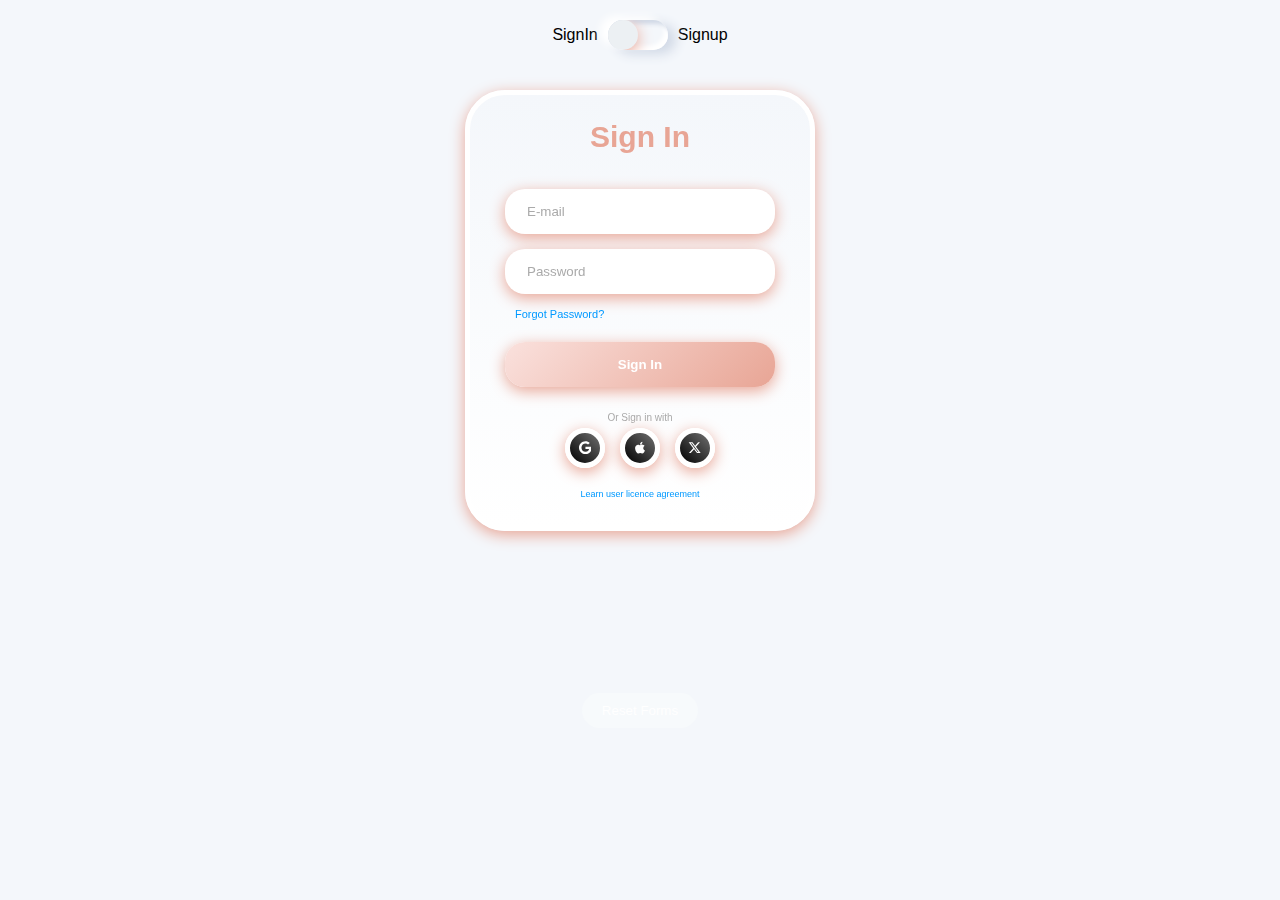
<file: student-signup.html>
<!DOCTYPE html>
<html lang="en">
<head>
    <meta charset="UTF-8">
    <meta name="viewport" content="width=device-width, initial-scale=1.0">
    <title>SignIn/Signup</title>
    <style>
        body {
            display: flex;
            flex-direction: column;
            align-items: center;
            min-height: 100vh;
            margin: 0;
            background: #f4f7fb;
            font-family: Arial, sans-serif;
        }
        .label {
            display: inline-flex;
            align-items: center;
            cursor: pointer;
            color: #394a56;
            margin: 20px 0;
        }

        .toggle {
            isolation: isolate;
            position: relative;
            height: 30px;
            width: 60px;
            border-radius: 15px;
            overflow: hidden;
            box-shadow: -8px -4px 8px 0px #ffffff,
                        8px 4px 12px 0px #d1d9e6,
                        4px 4px 4px 0px #d1d9e6 inset,
                        -4px -4px 4px 0px #ffffff inset;
        }

        .toggle-state {
            display: none;
        }

        .indicator {
            height: 100%;
            width: 200%;
            background: #ecf0f3;
            border-radius: 15px;
            transform: translate3d(-75%, 0, 0);
            transition: transform 0.4s cubic-bezier(0.85, 0.05, 0.18, 1.35);
            box-shadow: -8px -4px 8px 0px #ffffff,
                        0 4px 15px #e8a595;
        }

        .toggle-state:checked ~ .indicator {
            transform: translate3d(25%, 0, 0);
        }

        .flip-container {
            perspective: 1000px;
            max-width: 350px;
            width: 100%;
            margin: 20px auto;
        }

        .flipper {
            position: relative;
            width: 100%;
            transition: transform 0.6s ease-in-out;
            transform-style: preserve-3d;
        }

        .SignIn-container, .signup-container {
            position: absolute;
            width: 100%;
            backface-visibility: hidden;
            background: linear-gradient(0deg, rgb(255, 255, 255) 0%, rgb(244, 247, 251) 100%);
            border-radius: 40px;
            padding: 25px 35px;
            border: 5px solid rgb(255, 255, 255);
            box-shadow: 0 4px 15px #e8a595;
            box-sizing: border-box;
        }

        .signup-container {
            transform: rotateY(180deg);
        }

        .flipper.flip {
            transform: rotateY(180deg);
        }

        .heading {
            text-align: center;
            font-weight: 900;
            font-size: 30px;
            color: #e8a595;
            margin-bottom: 20px;
        }

        .form {
            margin-top: 20px;
        }

        .form .input {
            width: 100%;
            background: white;
            border: none;
            padding: 15px 20px;
            border-radius: 20px;
            margin-top: 15px;
            box-shadow: 0 4px 15px #e8a595;
            border-inline: 2px solid transparent;
            box-sizing: border-box;
        }

        .form .input::-moz-placeholder {
            color: rgb(170, 170, 170);
        }

        .form .input::placeholder {
            color: rgb(170, 170, 170);
        }

        .form .input:focus {
            outline: none;
            border-inline: 2px solid #e8a595;
        }

        .form .forgot-password {
            display: block;
            margin-top: 10px;
            margin-left: 10px;
        }

        .form .forgot-password a {
            font-size: 11px;
            color: #0099ff;
            text-decoration: none;
        }

        .form .SignIn-button, .form .signup-button {
            display: block;
            width: 100%;
            font-weight: bold;
            background: linear-gradient(135deg, #fae1dd, #e8a595);
            color: white;
            padding: 15px;
            margin: 20px auto;
            border-radius: 20px;
            box-shadow: 0 4px 15px #e8a595;
            border: none;
            transition: all 0.2s ease-in-out;
            cursor: pointer;
        }

        .form .SignIn-button:hover, .form .signup-button:hover {
            transform: scale(1.03);
            box-shadow: 0 4px 15px #e8a595;
        }

        .form .SignIn-button:active, .form .signup-button:active {
            transform: scale(0.95);
            box-shadow: 0 4px 15px #e8a595;
        }

        .social-account-container {
            margin-top: 25px;
        }

        .social-account-container .title {
            display: block;
            text-align: center;
            font-size: 10px;
            color: rgb(170, 170, 170);
        }

        .social-accounts {
            width: 100%;
            display: flex;
            justify-content: center;
            gap: 15px;
            margin-top: 5px;
        }

        .social-accounts .social-button {
            background: linear-gradient(45deg, rgb(0, 0, 0) 0%, rgb(112, 112, 112) 100%);
            border: 5px solid white;
            padding: 5px;
            border-radius: 50%;
            width: 40px;
            aspect-ratio: 1;
            display: grid;
            place-content: center;
            box-shadow: 0 4px 15px #e8a595;
            transition: all 0.2s ease-in-out;
            cursor: pointer;
        }

        .social-accounts .social-button .svg {
            fill: white;
            margin: auto;
        }

        .social-accounts .social-button:hover {
            transform: scale(1.2);
        }

        .social-accounts .social-button:active {
            transform: scale(0.9);
        }

        .agreement {
            display: block;
            text-align: center;
            margin-top: 15px;
        }

        .agreement a {
            text-decoration: none;
            color: #0099ff;
            font-size: 9px;
        }
    </style>
</head>
<body>

    <div style="display: flex; align-items: center; gap: 10px;">
        <span>SignIn</span>
        <label class="label">
            <div class="toggle">
                <input class="toggle-state" type="checkbox" name="check" value="check" id="toggleSwitch">
                <div class="indicator"></div>
            </div>
        </label>
        <span>Signup</span>
    </div>
    <div class="flip-container">
        <div class="flipper" id="flipper">
            <div class="SignIn-container">
                <div class="heading">Sign In</div>
                <form action="" class="form">
                    <input required class="input" type="email" name="email" id="email" placeholder="E-mail">
                    <input required class="input" type="password" name="password" id="password" placeholder="Password">
                    <span class="forgot-password"><a href="#">Forgot Password?</a></span>
                    <input class="SignIn-button" type="submit" value="Sign In">
                </form>

                <div class="social-account-container">
                    <span class="title">Or Sign in with</span>
                    <div class="social-accounts">
                        <button class="social-button google">
                            <svg class="svg" xmlns="http://www.w3.org/2000/svg" height="1em" viewBox="0 0 488 512">
                                <path d="M488 261.8C488 403.3 391.1 504 248 504 110.8 504 0 393.2 0 256S110.8 8 248 8c66.8 0 123 24.5 166.3 64.9l-67.5 64.9C258.5 52.6 94.3 116.6 94.3 256c0 86.5 69.1 156.6 153.7 156.6 98.2 0 135-70.4 140.8-106.9H248v-85.3h236.1c2.3 12.7 3.9 24.9 3.9 41.4z"></path>
                            </svg>
                        </button>
                        <button class="social-button apple">
                            <svg class="svg" xmlns="http://www.w3.org/2000/svg" height="1em" viewBox="0 0 384 512">
                                <path d="M318.7 268.7c-.2-36.7 16.4-64.4 50-84.8-18.8-26.9-47.2-41.7-84.7-44.6-35.5-2.8-74.3 20.7-88.5 20.7-15 0-49.4-19.7-76.4-19.7C63.3 141.2 4 184.8 4 273.5q0 39.3 14.4 81.2c12.8 36.7 59 126.7 107.2 125.2 25.2-.6 43-17.9 75.8-17.9 31.8 0 48.3 17.9 76.4 17.9 48.6-.7 90.4-82.5 102.6-119.3-65.2-30.7-61.7-90-61.7-91.9zm-56.6-164.2c27.3-32.4 24.8-61.9 24-72.5-24.1 1.4-52 16.4-67.9 34.9-17.5 19.8-27.8 44.3-25.6 71.9 26.1 2 49.9-11.4 69.5-34.3z"></path>
                            </svg>
                        </button>
                        <button class="social-button twitter">
                            <svg class="svg" xmlns="http://www.w3.org/2000/svg" height="1em" viewBox="0 0 512 512">
                                <path d="M389.2 48h70.6L305.6 224.2 487 464H345L233.7 318.6 106.5 464H35.8L200.7 275.5 26.8 48H172.4L272.9 180.9 389.2 48zM364.4 421.8h39.1L151.1 88h-42L364.4 421.8z"></path>
                            </svg>
                        </button>
                    </div>
                </div>
                <span class="agreement"><a href="#">Learn user licence agreement</a></span>
            </div>
            <div class="signup-container">
                <div class="heading">Sign Up</div>
                <form action="" class="form">
                    <input required class="input" type="text" name="username" id="username" placeholder="Username">
                    <input required class="input" type="email" name="email" id="signup-email" placeholder="E-mail">
                    <input required class="input" type="password" name="password" id="signup-password" placeholder="Password">
                    <input required class="input" type="password" name="confirm-password" id="confirm-password" placeholder="Confirm Password">
                    <input class="signup-button" type="submit" value="Sign Up">
                </form>
                <div class="social-account-container">
                    <span class="title">Or Sign up with</span>
                    <div class="social-accounts">
                        <button class="social-button google">
                            <svg class="svg" xmlns="http://www.w3.org/2000/svg" height="1em" viewBox="0 0 488 512">
                                <path d="M488 261.8C488 403.3 391.1 504 248 504 110.8 504 0 393.2 0 256S110.8 8 248 8c66.8 0 123 24.5 166.3 64.9l-67.5 64.9C258.5 52.6 94.3 116.6 94.3 256c0 86.5 69.1 156.6 153.7 156.6 98.2 0 135-70.4 140.8-106.9H248v-85.3h236.1c2.3 12.7 3.9 24.9 3.9 41.4z"></path>
                            </svg>
                        </button>
                        <button class="social-button apple">
                            <svg class="svg" xmlns="http://www.w3.org/2000/svg" height="1em" viewBox="0 0 384 512">
                                <path d="M318.7 268.7c-.2-36.7 16.4-64.4 50-84.8-18.8-26.9-47.2-41.7-84.7-44.6-35.5-2.8-74.3 20.7-88.5 20.7-15 0-49.4-19.7-76.4-19.7C63.3 141.2 4 184.8 4 273.5q0 39.3 14.4 81.2c12.8 36.7 59 126.7 107.2 125.2 25.2-.6 43-17.9 75.8-17.9 31.8 0 48.3 17.9 76.4 17.9 48.6-.7 90.4-82.5 102.6-119.3-65.2-30.7-61.7-90-61.7-91.9zm-56.6-164.2c27.3-32.4 24.8-61.9 24-72.5-24.1 1.4-52 16.4-67.9 34.9-17.5 19.8-27.8 44.3-25.6 71.9 26.1 2 49.9-11.4 69.5-34.3z"></path>
                            </svg>
                        </button>
                        <button class="social-button twitter">
                            <svg class="svg" xmlns="http://www.w3.org/2000/svg" height="1em" viewBox="0 0 512 512">
                                <path d="M389.2 48h70.6L305.6 224.2 487 464H345L233.7 318.6 106.5 464H35.8L200.7 275.5 26.8 48H172.4L272.9 180.9 389.2 48zM364.4 421.8h39.1L151.1 88h-42L364.4 421.8z"></path>
                            </svg>
                        </button>
                    </div>
                </div>
                <span class="agreement"><a href="#">Learn user licence agreement</a></span>
            </div>
        </div>
    </div>
    <script>
document.addEventListener('DOMContentLoaded', () => {
    // Create message div for success/error feedback
    const messageDiv = document.createElement('div');
    messageDiv.id = 'message';
    messageDiv.style.margin = '20px';
    messageDiv.style.fontFamily = 'Arial, sans-serif';
    document.body.appendChild(messageDiv);

    // Select forms and toggle elements
    const SignInForm = document.querySelector('.SignIn-container .form');
    const signupForm = document.querySelector('.signup-container .form');
    const toggleCheckbox = document.querySelector('.toggle-state');
    const SignInHeading = document.querySelector('.SignIn-container .heading');
    const signupHeading = document.querySelector('.signup-container .heading');
    const SignInButton = document.querySelector('.SignIn-button');
    const signupButton = document.querySelector('.signup-button');
    const flipper = document.getElementById('flipper');
    const SignInContainer = document.querySelector('.SignIn-container');
    const signupContainer = document.querySelector('.signup-container');
    const toggleContainer = document.querySelector('div[style="display: flex; align-items: center; gap: 10px;"]');

    // Function to update form headings and buttons based on toggle state
    function updateFormMode() {
        const isSignup = toggleCheckbox.checked;
        SignInHeading.textContent = isSignup ? 'Sign Up' : 'Sign In';
        signupHeading.textContent = isSignup ? 'Sign Up' : 'Sign In';
        SignInButton.value = isSignup ? 'Sign Up' : 'Sign In';
        signupButton.value = isSignup ? 'Sign Up' : 'Sign In';
    }

    // Initialize form mode
    updateFormMode();

    // Toggle event listener
    toggleCheckbox.addEventListener('change', () => {
        updateFormMode();
        flipper.classList.toggle('flip');
        adjustFlipperHeight();
    });

    // Handle SignIn form submission (dynamic based on toggle)
    SignInForm.addEventListener('submit', (event) => {
        event.preventDefault();
        const formData = new FormData(SignInForm);
        const isSignup = toggleCheckbox.checked;
        const data = isSignup
            ? {
                  username: formData.get('username') || 'default_admin',
                  email: formData.get('email'),
                  password: formData.get('password')
              }
            : {
                  email: formData.get('email'),
                  password: formData.get('password')
              };

        // Basic validation
        if (!data.email || !data.email.includes('@')) {
            messageDiv.textContent = 'Please enter a valid email';
            messageDiv.style.color = 'red';
            return;
        }
        if (!data.password || data.password.length < 6) {
            messageDiv.textContent = 'Password must be at least 6 characters';
            messageDiv.style.color = 'red';
            return;
        }
        if (isSignup && !data.username) {
            messageDiv.textContent = 'Please enter a username';
            messageDiv.style.color = 'red';
            return;
        }

        if (isSignup) {
            messageDiv.textContent = 'You are successfully signed up';
            messageDiv.style.color = 'green';
            toggleCheckbox.checked = false; // Switch to Sign In mode
            updateFormMode();
            flipper.classList.remove('flip');
            adjustFlipperHeight();
            SignInForm.reset();
        } else {
            window.location.href = 'student-dashboard.html'; // Redirect to dashboard
        }
    });

    // Handle signup form submission
    signupForm.addEventListener('submit', (event) => {
        event.preventDefault();
        const formData = new FormData(signupForm);
        if (formData.get('password') !== formData.get('confirm-password')) {
            messageDiv.textContent = 'Error: Passwords do not match';
            messageDiv.style.color = 'red';
            return;
        }
        const data = {
            username: formData.get('username'),
            email: formData.get('email'),
            password: formData.get('password')
        };

        // Basic validation
        if (!data.email || !data.email.includes('@')) {
            messageDiv.textContent = 'Please enter a valid email';
            messageDiv.style.color = 'red';
            return;
        }
        if (!data.password || data.password.length < 6) {
            messageDiv.textContent = 'Password must be at least 6 characters';
            messageDiv.style.color = 'red';
            return;
        }
        if (!data.username) {
            messageDiv.textContent = 'Please enter a username';
            messageDiv.style.color = 'red';
            return;
        }

        messageDiv.textContent = 'You are successfully signed up';
        messageDiv.style.color = 'green';
        toggleCheckbox.checked = false; // Switch to Sign In mode
        updateFormMode();
        flipper.classList.remove('flip');
        adjustFlipperHeight();
        signupForm.reset();
    });

    // Reset button
    const resetBtn = document.createElement('button');
    resetBtn.textContent = 'Reset Forms';
    resetBtn.id = 'reset-btn';
    resetBtn.style.margin = '10px';
    resetBtn.style.padding = '10px 20px';
    resetBtn.style.background = '#f7fafc';
    resetBtn.style.color = 'white';
    resetBtn.style.border = 'none';
    resetBtn.style.borderRadius = '20px';
    resetBtn.style.cursor = 'pointer';
    document.body.appendChild(resetBtn);
    resetBtn.addEventListener('click', () => {
        SignInForm.reset();
        signupForm.reset();
        messageDiv.textContent = '';
        toggleCheckbox.checked = false;
        updateFormMode();
        flipper.classList.remove('flip');
        adjustFlipperHeight();
    });

    // Flipper height adjustment
    function adjustFlipperHeight() {
        const SignInHeight = SignInContainer.offsetHeight;
        const signupHeight = signupContainer.offsetHeight;
        const maxHeight = Math.max(SignInHeight, signupHeight);
        flipper.style.height = `${maxHeight}px`;
    }

    window.addEventListener('load', adjustFlipperHeight);
    window.addEventListener('resize', adjustFlipperHeight);
});
</script>
</body>
</html>
</file>
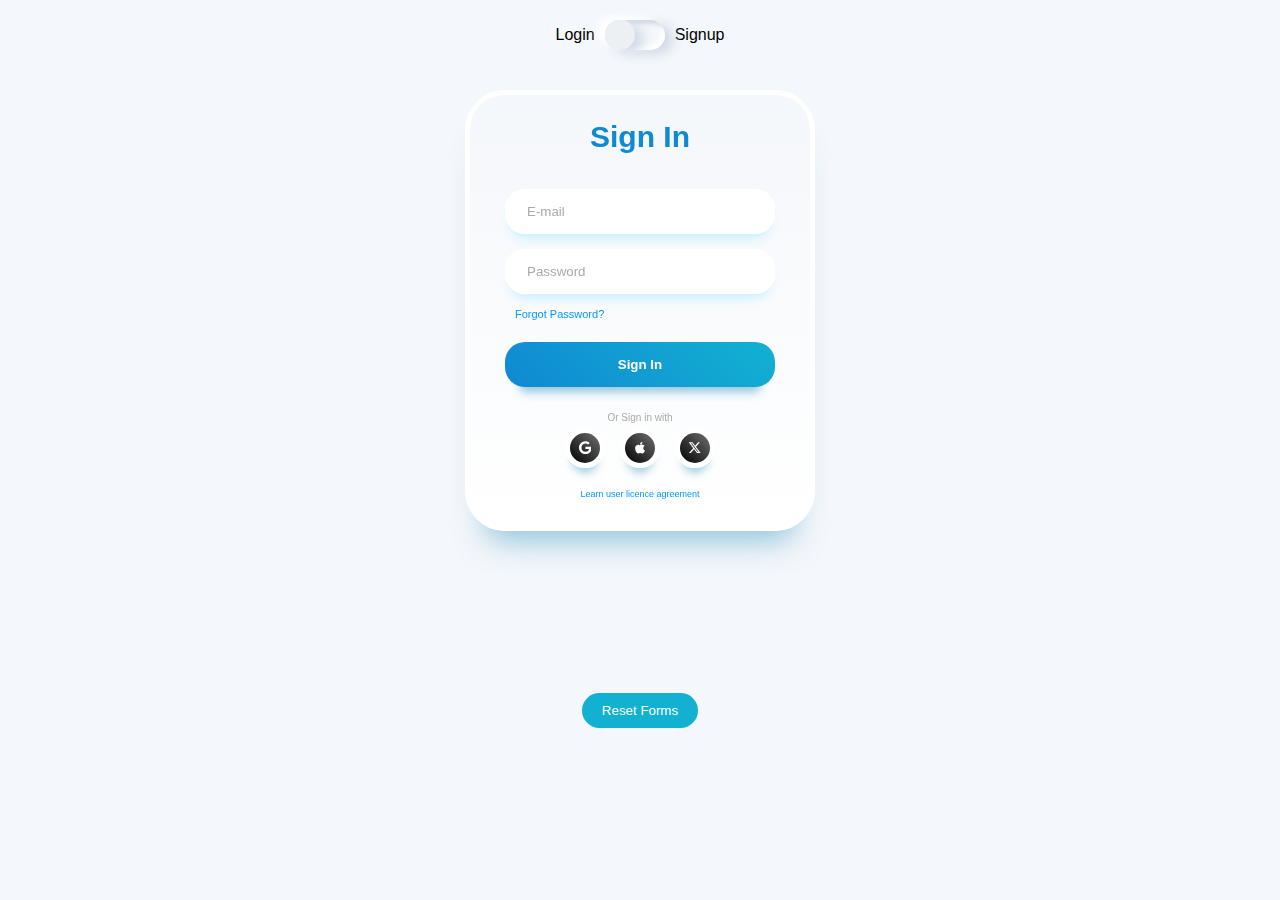
<file: student_login.html>
<!DOCTYPE html>
<html lang="en">
<head>
    <meta charset="UTF-8">
    <meta name="viewport" content="width=device-width, initial-scale=1.0">
    <title>Student Login/Signup</title>
    <style>
        /* Same CSS as in your previous student_login.html */
        body { display: flex; flex-direction: column; align-items: center; min-height: 100vh; margin: 0; background: #f4f7fb; font-family: Arial, sans-serif; }
        .label { display: inline-flex; align-items: center; cursor: pointer; color: #394a56; margin: 20px 0; }
        .toggle { isolation: isolate; position: relative; height: 30px; width: 60px; border-radius: 15px; overflow: hidden; box-shadow: -8px -4px 8px 0px #ffffff, 8px 4px 12px 0px #d1d9e6, 4px 4px 4px 0px #d1d9e6 inset, -4px -4px 4px 0px #ffffff inset; }
        .toggle-state { display: none; }
        .indicator { height: 100%; width: 200%; background: #ecf0f3; border-radius: 15px; transform: translate3d(-75%, 0, 0); transition: transform 0.4s cubic-bezier(0.85, 0.05, 0.18, 1.35); box-shadow: -8px -4px 8px 0px #ffffff, 8px 4px 12px 0px #d1d9e6; }
        .toggle-state:checked ~ .indicator { transform: translate3d(25%, 0, 0); }
        .flip-container { perspective: 1000px; max-width: 350px; width: 100%; margin: 20px auto; }
        .flipper { position: relative; width: 100%; transition: transform 0.6s ease-in-out; transform-style: preserve-3d; }
        .login-container, .signup-container { position: absolute; width: 100%; backface-visibility: hidden; background: linear-gradient(0deg, rgb(255, 255, 255) 0%, rgb(244, 247, 251) 100%); border-radius: 40px; padding: 25px 35px; border: 5px solid rgb(255, 255, 255); box-shadow: rgba(133, 189, 215, 0.8784313725) 0px 30px 30px -20px; box-sizing: border-box; }
        .signup-container { transform: rotateY(180deg); }
        .flipper.flip { transform: rotateY(180deg); }
        .heading { text-align: center; font-weight: 900; font-size: 30px; color: rgb(16, 137, 211); margin-bottom: 20px; }
        .form .input { width: 100%; background: white; border: none; padding: 15px 20px; border-radius: 20px; margin-top: 15px; box-shadow: #cff0ff 0px 10px 10px -5px; border-inline: 2px solid transparent; box-sizing: border-box; }
        .form .input::placeholder { color: rgb(170, 170, 170); }
        .form .input:focus { outline: none; border-inline: 2px solid #12B1D1; }
        .form .forgot-password { display: block; margin-top: 10px; margin-left: 10px; }
        .form .forgot-password a { font-size: 11px; color: #0099ff; text-decoration: none; }
        .form .login-button, .form .signup-button { display: block; width: 100%; font-weight: bold; background: linear-gradient(45deg, rgb(16, 137, 211) 0%, rgb(18, 177, 209) 100%); color: white; padding: 15px; margin: 20px auto; border-radius: 20px; box-shadow: rgba(133, 189, 215, 0.8784313725) 0px 20px 10px -15px; border: none; transition: all 0.2s ease-in-out; cursor: pointer; }
        .form .login-button:hover, .form .signup-button:hover { transform: scale(1.03); box-shadow: rgba(133, 189, 215, 0.8784313725) 0px 23px 10px -20px; }
        .form .login-button:active, .form .signup-button:active { transform: scale(0.95); box-shadow: rgba(133, 189, 215, 0.8784313725) 0px 15px 10px -10px; }
        .social-account-container { margin-top: 25px; }
        .social-account-container .title { display: block; text-align: center; font-size: 10px; color: rgb(170, 170, 170); }
        .social-accounts { width: 100%; display: flex; justify-content: center; gap: 15px; margin-top: 5px; }
        .social-accounts .social-button { background: linear-gradient(45deg, rgb(0, 0, 0) 0%, rgb(112, 112, 112) 100%); border: 5px solid white; padding: 5px; border-radius: 50%; width: 40px; aspect-ratio: 1; display: grid; place-content: center; box-shadow: rgba(133, 189, 215, 0.8784313725) 0px 12px 10px -8px; transition: all 0.2s ease-in-out; cursor: pointer; }
        .social-accounts .social-button .svg { fill: white; margin: auto; }
        .social-accounts .social-button:hover { transform: scale(1.2); }
        .social-accounts .social-button:active { transform: scale(0.9); }
        .agreement { display: block; text-align: center; margin-top: 15px; }
        .agreement a { text-decoration: none; color: #0099ff; font-size: 9px; }
    </style>
</head>
<body>
    <div style="display: flex; align-items: center; gap: 10px;">
        <span>Login</span>
        <label class="label">
            <div class="toggle">
                <input class="toggle-state" type="checkbox" name="check" value="check" id="toggleSwitch">
                <div class="indicator"></div>
            </div>
        </label>
        <span>Signup</span>
    </div>
    <div class="flip-container">
        <div class="flipper" id="flipper">
            <div class="login-container">
                <div class="heading">Sign In</div>
                <form action="" class="form" id="loginForm">
                    <input required class="input" type="email" name="email" id="email" placeholder="E-mail">
                    <input required class="input" type="password" name="password" id="password" placeholder="Password">
                    <span class="forgot-password"><a href="#">Forgot Password?</a></span>
                    <input class="login-button" type="submit" value="Sign In">
                </form>
                <div class="social-account-container">
                    <span class="title">Or Sign in with</span>
                    <div class="social-accounts">
                        <button class="social-button google">
                            <svg class="svg" xmlns="http://www.w3.org/2000/svg" height="1em" viewBox="0 0 488 512">
                                <path d="M488 261.8C488 403.3 391.1 504 248 504 110.8 504 0 393.2 0 256S110.8 8 248 8c66.8 0 123 24.5 166.3 64.9l-67.5 64.9C258.5 52.6 94.3 116.6 94.3 256c0 86.5 69.1 156.6 153.7 156.6 98.2 0 135-70.4 140.8-106.9H248v-85.3h236.1c2.3 12.7 3.9 24.9 3.9 41.4z"></path>
                            </svg>
                        </button>
                        <button class="social-button apple">
                            <svg class="svg" xmlns="http://www.w3.org/2000/svg" height="1em" viewBox="0 0 384 512">
                                <path d="M318.7 268.7c-.2-36.7 16.4-64.4 50-84.8-18.8-26.9-47.2-41.7-84.7-44.6-35.5-2.8-74.3 20.7-88.5 20.7-15 0-49.4-19.7-76.4-19.7C63.3 141.2 4 184.8 4 273.5q0 39.3 14.4 81.2c12.8 36.7 59 126.7 107.2 125.2 25.2-.6 43-17.9 75.8-17.9 31.8 0 48.3 17.9 76.4 17.9 48.6-.7 90.4-82.5 102.6-119.3-65.2-30.7-61.7-90-61.7-91.9zm-56.6-164.2c27.3-32.4 24.8-61.9 24-72.5-24.1 1.4-52 16.4-67.9 34.9-17.5 19.8-27.8 44.3-25.6 71.9 26.1 2 49.9-11.4 69.5-34.3z"></path>
                            </svg>
                        </button>
                        <button class="social-button twitter">
                            <svg class="svg" xmlns="http://www.w3.org/2000/svg" height="1em" viewBox="0 0 512 512">
                                <path d="M389.2 48h70.6L305.6 224.2 487 464H345L233.7 318.6 106.5 464H35.8L200.7 275.5 26.8 48H172.4L272.9 180.9 389.2 48zM364.4 421.8h39.1L151.1 88h-42L364.4 421.8z"></path>
                            </svg>
                        </button>
                    </div>
                </div>
                <span class="agreement"><a href="#">Learn user licence agreement</a></span>
            </div>
            <div class="signup-container">
                <div class="heading">Sign Up</div>
                <form action="" class="form" id="signupForm">
                    <input required class="input" type="text" name="username" id="username" placeholder="Username">
                    <input required class="input" type="email" name="email" id="signup-email" placeholder="E-mail">
                    <input required class="input" type="password" name="password" id="signup-password" placeholder="Password">
                    <input required class="input" type="password" name="confirm-password" id="confirm-password" placeholder="Confirm Password">
                    <input class="signup-button" type="submit" value="Sign Up">
                </form>
                <div class="social-account-container">
                    <span class="title">Or Sign up with</span>
                    <div class="social-accounts">
                        <button class="social-button google">
                            <svg class="svg" xmlns="http://www.w3.org/2000/svg" height="1em" viewBox="0 0 488 512">
                                <path d="M488 261.8C488 403.3 391.1 504 248 504 110.8 504 0 393.2 0 256S110.8 8 248 8c66.8 0 123 24.5 166.3 64.9l-67.5 64.9C258.5 52.6 94.3 116.6 94.3 256c0 86.5 69.1 156.6 153.7 156.6 98.2 0 135-70.4 140.8-106.9H248v-85.3h236.1c2.3 12.7 3.9 24.9 3.9 41.4z"></path>
                            </svg>
                        </button>
                        <button class="social-button apple">
                            <svg class="svg" xmlns="http://www.w3.org/2000/svg" height="1em" viewBox="0 0 384 512">
                                <path d="M318.7 268.7c-.2-36.7 16.4-64.4 50-84.8-18.8-26.9-47.2-41.7-84.7-44.6-35.5-2.8-74.3 20.7-88.5 20.7-15 0-49.4-19.7-76.4-19.7C63.3 141.2 4 184.8 4 273.5q0 39.3 14.4 81.2c12.8 36.7 59 126.7 107.2 125.2 25.2-.6 43-17.9 75.8-17.9 31.8 0 48.3 17.9 76.4 17.9 48.6-.7 90.4-82.5 102.6-119.3-65.2-30.7-61.7-90-61.7-91.9zm-56.6-164.2c27.3-32.4 24.8-61.9 24-72.5-24.1 1.4-52 16.4-67.9 34.9-17.5 19.8-27.8 44.3-25.6 71.9 26.1 2 49.9-11.4 69.5-34.3z"></path>
                            </svg>
                        </button>
                        <button class="social-button twitter">
                            <svg class="svg" xmlns="http://www.w3.org/2000/svg" height="1em" viewBox="0 0 512 512">
                                <path d="M389.2 48h70.6L305.6 224.2 487 464H345L233.7 318.6 106.5 464H35.8L200.7 275.5 26.8 48H172.4L272.9 180.9 389.2 48zM364.4 421.8h39.1L151.1 88h-42L364.4 421.8z"></path>
                            </svg>
                        </button>
                    </div>
                </div>
                <span class="agreement"><a href="#">Learn user licence agreement</a></span>
            </div>
        </div>
    </div>
    <div id="message" style="margin: 20px; font-family: Arial, sans-serif;"></div>
    <button id="reset-btn" style="margin: 10px; padding: 10px 20px; background: #12B1D1; color: white; border: none; border-radius: 20px; cursor: pointer;">Reset Forms</button>
    <script>


    document.addEventListener('DOMContentLoaded', () => {
        const messageDiv = document.getElementById('message');
        const loginForm = document.getElementById('loginForm');
        const signupForm = document.getElementById('signupForm');
        const toggleCheckbox = document.getElementById('toggleSwitch');
        const flipper = document.getElementById('flipper');
        const loginContainer = document.querySelector('.login-container');
        const signupContainer = document.querySelector('.signup-container');
        const resetBtn = document.getElementById('reset-btn');

        toggleCheckbox.addEventListener('change', () => {
            console.log('Toggle changed, flipping form');
            flipper.classList.toggle('flip');
            adjustFlipperHeight();
        });

        async function loadDashboard(token) {
            try {
                const response = await fetch('http://127.0.0.1:8000/student_portal', {
                    method: 'GET',
                    headers: { 'Authorization': `Bearer ${token}` }
                });
                if (response.ok) {
                    const html = await response.text();
                    document.open();
                    document.write(html);
                    document.close();
                    console.log('Dashboard loaded successfully');
                } else {
                    const error = await response.json();
                    messageDiv.textContent = 'Error loading dashboard: ' + error.detail;
                    messageDiv.style.color = 'red';
                    console.error('Failed to load dashboard:', error.detail);
                    localStorage.removeItem('token'); // Clean up invalid token
                }
            } catch (error) {
                messageDiv.textContent = 'Error: ' + error.message;
                messageDiv.style.color = 'red';
                console.error('Error loading dashboard:', error);
            }
        }

        async function checkTokenOnLoad() {
            const token = localStorage.getItem('token');
            if (token) {
                console.log('Token found, checking /student/me');
                try {
                    const response = await fetch('http://127.0.0.1:8000/student/me', {
                        method: 'GET',
                        headers: { 'Authorization': `Bearer ${token}` }
                    });
                    if (response.ok) {
                        console.log('Valid token, loading dashboard');
                        await loadDashboard(token);
                    } else {
                        console.error('Invalid token, removing');
                        localStorage.removeItem('token');
                    }
                } catch (error) {
                    console.error('Error checking token:', error);
                    localStorage.removeItem('token');
                }
            } else {
                console.log('No token found, staying on login page');
            }
        }

        signupForm.addEventListener('submit', async (event) => {
            event.preventDefault();
            console.log('Signup form submitted');
            const formData = new FormData(signupForm);
            if (formData.get('password') !== formData.get('confirm-password')) {
                messageDiv.textContent = 'Error: Passwords do not match';
                messageDiv.style.color = 'red';
                console.error('Password mismatch');
                return;
            }
            const data = {
                username: formData.get('username'),
                email: formData.get('email'),
                password: formData.get('password')
            };

            if (!data.email || !data.email.includes('@')) {
                messageDiv.textContent = 'Please enter a valid email';
                messageDiv.style.color = 'red';
                console.error('Invalid email');
                return;
            }
            if (!data.password || data.password.length < 6) {
                messageDiv.textContent = 'Password must be at least 6 characters';
                messageDiv.style.color = 'red';
                console.error('Password too short');
                return;
            }
            if (!data.username) {
                messageDiv.textContent = 'Please enter a username';
                messageDiv.style.color = 'red';
                console.error('Username missing');
                return;
            }

            try {
                console.log('Sending signup request to /student_signup');
                const response = await fetch('http://127.0.0.1:8000/student_signup', {
                    method: 'POST',
                    headers: { 'Content-Type': 'application/json' },
                    body: JSON.stringify(data)
                });
                const result = await response.json();
                if (response.ok) {
                    messageDiv.textContent = result.message + ' Please login to continue.';
                    messageDiv.style.color = 'green';
                    console.log('Signup successful:', result);
                    signupForm.reset();
                    toggleCheckbox.checked = false;
                    flipper.classList.remove('flip');
                    adjustFlipperHeight();
                } else {
                    messageDiv.textContent = 'Error: ' + result.detail;
                    messageDiv.style.color = 'red';
                    console.error('Signup failed:', result.detail);
                }
            } catch (error) {
                messageDiv.textContent = 'Error: ' + error.message;
                messageDiv.style.color = 'red';
                console.error('Signup error:', error);
            }
        });

        loginForm.addEventListener('submit', async (event) => {
            event.preventDefault();
            console.log('Login form submitted');
            const formData = new FormData(loginForm);
            const data = {
                email: formData.get('email'),
                password: formData.get('password')
            };

            if (!data.email || !data.email.includes('@')) {
                messageDiv.textContent = 'Please enter a valid email';
                messageDiv.style.color = 'red';
                console.error('Invalid email');
                return;
            }
            if (!data.password || data.password.length < 6) {
                messageDiv.textContent = 'Password must be at least 6 characters';
                messageDiv.style.color = 'red';
                console.error('Password too short');
                return;
            }

            try {
                console.log('Sending login request to /student_login');
                const response = await fetch('http://127.0.0.1:8000/student_login', {
                    method: 'POST',
                    headers: { 'Content-Type': 'application/json' },
                    body: JSON.stringify(data)
                });
                const result = await response.json();
                if (response.ok) {
                    messageDiv.textContent = result.message;
                    messageDiv.style.color = 'green';
                    console.log('Login successful:', result);
                    localStorage.setItem('token', result.access_token);
                    await loadDashboard(result.access_token);
                } else {
                    messageDiv.textContent = 'Error: ' + result.detail;
                    messageDiv.style.color = 'red';
                    console.error('Login failed:', result.detail);
                }
            } catch (error) {
                messageDiv.textContent = 'Error: ' + error.message;
                messageDiv.style.color = 'red';
                console.error('Login error:', error);
            }
        });

        resetBtn.addEventListener('click', () => {
            console.log('Reset button clicked');
            loginForm.reset();
            signupForm.reset();
            messageDiv.textContent = '';
            toggleCheckbox.checked = false;
            flipper.classList.remove('flip');
            adjustFlipperHeight();
        });

        function adjustFlipperHeight() {
            const loginHeight = loginContainer.offsetHeight;
            const signupHeight = signupContainer.offsetHeight;
            const maxHeight = Math.max(loginHeight, signupHeight);
            flipper.style.height = `${maxHeight}px`;
            console.log('Flipper height adjusted:', maxHeight);
        }

        window.addEventListener('load', () => {
            console.log('Page loaded, adjusting flipper height and checking token');
            adjustFlipperHeight();
            checkTokenOnLoad();
        });
        window.addEventListener('resize', adjustFlipperHeight);
    });

    </script>
</body>
</html>
</file>
<file: home.css>
* {
    margin: 0;
    padding: 0;
    box-sizing: border-box;
}

body {
    font-family: 'Segoe UI', Tahoma, Geneva, Verdana, sans-serif;
    background: linear-gradient(135deg, #f0f9ff 0%, #e0f2fe 50%, #f1f5f9 100%);
    min-height: 100vh;
    color: #334155;
    overflow-x: hidden;
}

.home-container {
    min-height: 100vh;
    position: relative;
}

/* Background Shapes */
.bg-shapes {
    position: fixed;
    top: 0;
    left: 0;
    width: 100%;
    height: 100%;
    z-index: -1;
    overflow: hidden;
}

.shape {
    position: absolute;
    border-radius: 50%;
    background: rgba(255, 255, 255, 0.1);
    backdrop-filter: blur(20px);
    animation: float 20s infinite ease-in-out;
}

.shape-1 {
    width: 200px;
    height: 200px;
    top: 10%;
    left: 10%;
    background: rgba(147, 197, 253, 0.1);
    animation-delay: 0s;
}

.shape-2 {
    width: 150px;
    height: 150px;
    top: 60%;
    right: 15%;
    background: rgba(250, 225, 221, 0.1);
    animation-delay: -5s;
}

.shape-3 {
    width: 100px;
    height: 100px;
    top: 30%;
    right: 30%;
    background: rgba(226, 175, 255, 0.1);
    animation-delay: -10s;
}

.shape-4 {
    width: 120px;
    height: 120px;
    bottom: 20%;
    left: 20%;
    background: rgba(255, 255, 255, 0.15);
    animation-delay: -15s;
}

@keyframes float {
    0%, 100% { transform: translateY(0px) rotate(0deg); }
    25% { transform: translateY(-20px) rotate(90deg); }
    50% { transform: translateY(-10px) rotate(180deg); }
    75% { transform: translateY(-30px) rotate(270deg); }
}

/* Header */
.header {
    background: rgba(255, 255, 255, 0.95);
    backdrop-filter: blur(10px);
    padding: 1rem 2rem;
    box-shadow: 0 4px 20px rgba(255, 255, 255, 0.4);
    border-bottom: 1px solid rgba(255, 255, 255, 0.2);
    position: sticky;
    top: 0;
    z-index: 100;
}

.header-content {
    max-width: 1400px;
    margin: 0 auto;
    display: flex;
    justify-content: space-between;
    align-items: center;
}

.logo {
    display: flex;
    align-items: center;
    gap: 1rem;
}

.logo i {
    font-size: 2rem;
    color: #93c5fd;
}

.logo h1 {
    font-size: 1.8rem;
    font-weight: 700;
    background: linear-gradient(135deg, #93c5fd, #e2afff);
    -webkit-background-clip: text;
    -webkit-text-fill-color: transparent;
    background-clip: text;
}

.nav-links {
    display: flex;
    gap: 2rem;
}

.nav-link {
    text-decoration: none;
    color: #64748b;
    font-weight: 500;
    transition: all 0.3s ease;
    position: relative;
}

.nav-link:hover {
    color: #93c5fd;
}

.nav-link::after {
    content: '';
    position: absolute;
    bottom: -5px;
    left: 0;
    width: 0;
    height: 2px;
    background: linear-gradient(135deg, #93c5fd, #e2afff);
    transition: width 0.3s ease;
}

.nav-link:hover::after {
    width: 100%;
}

/* Main Content */
.main-content {
    max-width: 1400px;
    margin: 0 auto;
    padding: 3rem 2rem;
    display: grid;
    grid-template-columns: 1fr 2fr 1fr;
    gap: 3rem;
    min-height: calc(100vh - 160px);
    align-items: center;
}

/* Welcome Section */
.welcome-section {
    display: flex;
    flex-direction: column;
    justify-content: center;
}

.welcome-text h2 {
    font-size: 2.5rem;
    font-weight: 700;
    margin-bottom: 1rem;
    background: linear-gradient(135deg, #1e293b, #475569);
    -webkit-background-clip: text;
    -webkit-text-fill-color: transparent;
    background-clip: text;
}

.welcome-text p {
    font-size: 1.1rem;
    color: #64748b;
    margin-bottom: 2rem;
    line-height: 1.6;
}

.features-list {
    display: flex;
    flex-direction: column;
    gap: 1rem;
}

.feature-item {
    display: flex;
    align-items: center;
    gap: 1rem;
    padding: 1rem;
    background: rgba(255, 255, 255, 0.7);
    backdrop-filter: blur(10px);
    border-radius: 12px;
    box-shadow: 0 4px 15px rgba(255, 255, 255, 0.4);
    transition: all 0.3s ease;
}

.feature-item:hover {
    transform: translateY(-5px);
    box-shadow: 0 8px 25px rgba(255, 255, 255, 0.6);
}

.feature-item i {
    font-size: 1.2rem;
    color: #93c5fd;
}

.feature-item span {
    font-weight: 500;
    color: #334155;
}

/* Navigation Section */
.navigation-section {
    display: flex;
    flex-direction: column;
    align-items: center;
    justify-content: center;
}

.navigation-section h3 {
    font-size: 1.8rem;
    font-weight: 600;
    color: #1e293b;
    margin-bottom: 2rem;
    text-align: center;
}

.portal-buttons {
    display: flex;
    flex-direction: column;
    gap: 1.5rem;
    width: 100%;
    max-width: 400px;
}

/* Portal Buttons */
.portal-btn {
    display: flex;
    align-items: center;
    padding: 1.5rem;
    border: none;
    border-radius: 16px;
    cursor: pointer;
    transition: all 0.4s cubic-bezier(0.25, 0.46, 0.45, 0.94);
    position: relative;
    overflow: hidden;
    background: rgba(255, 255, 255, 0.9);
    backdrop-filter: blur(15px);
    box-shadow: 0 8px 32px rgba(255, 255, 255, 0.4);
}

.portal-btn::before {
    content: '';
    position: absolute;
    top: 0;
    left: -100%;
    width: 100%;
    height: 100%;
    background: linear-gradient(90deg, transparent, rgba(255, 255, 255, 0.6), transparent);
    transition: left 0.6s ease;
}

.portal-btn:hover::before {
    left: 100%;
}

.portal-btn:hover {
    transform: translateY(-8px) scale(1.02);
    box-shadow: 
        0 20px 60px rgba(255, 255, 255, 0.8),
        0 0 40px rgba(255, 255, 255, 0.6);
}

.portal-btn:active {
    transform: translateY(-5px) scale(1.01);
    transition: all 0.2s ease;
}

/* Admin Button - Soft Blue */
.admin-btn {
    border-left: 6px solid #93c5fd;
}

.admin-btn:hover {
    background: linear-gradient(135deg, rgba(147, 197, 253, 0.1), rgba(255, 255, 255, 0.95));
    box-shadow: 
        0 20px 60px rgba(147, 197, 253, 0.4),
        0 0 40px rgba(147, 197, 253, 0.3);
}

.admin-btn .btn-icon {
    color: #3b82f6;
}

/* Student Button - Soft Peach */
.student-btn {
    border-left: 6px solid #fae1dd;
}

.student-btn:hover {
    background: linear-gradient(135deg, rgba(250, 225, 221, 0.2), rgba(255, 255, 255, 0.95));
    box-shadow: 
        0 20px 60px rgba(250, 225, 221, 0.5),
        0 0 40px rgba(250, 225, 221, 0.4);
}

.student-btn .btn-icon {
    color: #e8a595;
}

/* Faculty Button - Soft Lavender */
.faculty-btn {
    border-left: 6px solid #e2afff;
}

.faculty-btn:hover {
    background: linear-gradient(135deg, rgba(226, 175, 255, 0.15), rgba(255, 255, 255, 0.95));
    box-shadow: 
        0 20px 60px rgba(226, 175, 255, 0.5),
        0 0 40px rgba(226, 175, 255, 0.4);
}

.faculty-btn .btn-icon {
    color: #b794f6;
}

/* Button Content */
.btn-icon {
    font-size: 2.5rem;
    margin-right: 1rem;
    transition: all 0.3s ease;
}

.btn-content {
    flex: 1;
    text-align: left;
}

.btn-content h4 {
    font-size: 1.2rem;
    font-weight: 600;
    color: #1e293b;
    margin-bottom: 0.5rem;
    transition: all 0.3s ease;
}

.btn-content p {
    font-size: 0.9rem;
    color: #64748b;
    transition: all 0.3s ease;
}

.btn-arrow {
    font-size: 1.2rem;
    color: #64748b;
    transition: all 0.3s ease;
}

.portal-btn:hover .btn-icon {
    transform: scale(1.1);
}

.portal-btn:hover .btn-arrow {
    transform: translateX(5px);
}

.portal-btn:hover .btn-content h4 {
    color: #0f172a;
}

/* Calendar Section */
.calendar-section {
    display: flex;
    flex-direction: column;
    justify-content: center;
    height: fit-content;
}

.calendar-header {
    display: flex;
    justify-content: space-between;
    align-items: center;
    margin-bottom: 1.5rem;
}

.calendar-header h3 {
    font-size: 1.4rem;
    font-weight: 600;
    color: #1e293b;
}

.calendar-nav {
    display: flex;
    align-items: center;
    gap: 1rem;
}

.nav-btn {
    padding: 0.5rem;
    background: rgba(255, 255, 255, 0.8);
    border: 1px solid rgba(147, 197, 253, 0.3);
    border-radius: 8px;
    cursor: pointer;
    color: #64748b;
    transition: all 0.3s ease;
    box-shadow: 0 2px 8px rgba(255, 255, 255, 0.4);
}

.nav-btn:hover {
    background: #93c5fd;
    color: white;
    transform: translateY(-2px);
    box-shadow: 0 4px 15px rgba(147, 197, 253, 0.4);
}

.current-month {
    font-weight: 600;
    color: #1e293b;
    min-width: 120px;
    text-align: center;
}

.calendar-container {
    background: rgba(255, 255, 255, 0.9);
    backdrop-filter: blur(15px);
    border-radius: 16px;
    padding: 1.5rem;
    box-shadow: 0 8px 32px rgba(255, 255, 255, 0.4);
    margin-bottom: 1.5rem;
}

.calendar-weekdays {
    display: grid;
    grid-template-columns: repeat(7, 1fr);
    gap: 1px;
    background: #e2e8f0;
    border-radius: 8px 8px 0 0;
    overflow: hidden;
    margin-bottom: 1px;
}

.weekday {
    background: #93c5fd;
    color: white;
    padding: 0.75rem;
    text-align: center;
    font-weight: 600;
    font-size: 0.9rem;
}

.calendar-grid {
    display: grid;
    grid-template-columns: repeat(7, 1fr);
    gap: 1px;
    background: #e2e8f0;
    border-radius: 0 0 8px 8px;
    overflow: hidden;
}

.calendar-day {
    background: white;
    padding: 0.75rem 0.5rem;
    min-height: 60px;
    cursor: pointer;
    transition: all 0.3s ease;
    display: flex;
    flex-direction: column;
    position: relative;
}

.calendar-day:hover {
    background: #f8fafc;
    transform: scale(1.02);
}

.calendar-day.other-month {
    background: #f8fafc;
    color: #cbd5e1;
}

.calendar-day.today {
    background: #dbeafe;
    border: 2px solid #93c5fd;
    font-weight: 600;
}

.day-number {
    font-weight: 500;
    color: #1e293b;
    margin-bottom: 0.25rem;
}

.calendar-day.other-month .day-number {
    color: #cbd5e1;
}

.day-events {
    display: flex;
    flex-direction: column;
    gap: 2px;
    flex: 1;
}

.event-dot {
    width: 6px;
    height: 6px;
    border-radius: 50%;
    margin: 1px 0;
}

.event-dot.holiday {
    background: #ef4444;
}

.event-dot.fest {
    background: #f59e0b;
}

.event-dot.exam {
    background: #8b5cf6;
}

.event-dot.event {
    background: #10b981;
}

.event-text {
    font-size: 0.7rem;
    color: #64748b;
    margin-top: 0.25rem;
    font-weight: 500;
}

/* Events Legend */
.events-legend {
    background: rgba(255, 255, 255, 0.8);
    backdrop-filter: blur(15px);
    border-radius: 12px;
    padding: 1rem;
    box-shadow: 0 4px 15px rgba(255, 255, 255, 0.4);
}

.events-legend h4 {
    font-size: 1rem;
    font-weight: 600;
    color: #1e293b;
    margin-bottom: 1rem;
}

.legend-items {
    display: flex;
    flex-direction: column;
    gap: 0.75rem;
}

.legend-item {
    display: flex;
    align-items: center;
    gap: 0.75rem;
}

.legend-color {
    width: 12px;
    height: 12px;
    border-radius: 50%;
}

.legend-color.holiday {
    background: #ef4444;
}

.legend-color.fest {
    background: #f59e0b;
}

.legend-color.exam {
    background: #8b5cf6;
}

.legend-color.event {
    background: #10b981;
}

.legend-item span {
    font-size: 0.9rem;
    color: #64748b;
    font-weight: 500;
}

/* Event Modal */
.event-modal {
    display: none;
    position: fixed;
    z-index: 1000;
    left: 0;
    top: 0;
    width: 100%;
    height: 100%;
    background: rgba(0, 0, 0, 0.5);
    backdrop-filter: blur(5px);
}

.modal-content {
    background: white;
    margin: 10% auto;
    padding: 0;
    border-radius: 16px;
    width: 90%;
    max-width: 400px;
    box-shadow: 0 20px 60px rgba(0, 0, 0, 0.3);
    animation: modalSlideIn 0.3s ease;
}

@keyframes modalSlideIn {
    from {
        opacity: 0;
        transform: translateY(-50px);
    }
    to {
        opacity: 1;
        transform: translateY(0);
    }
}

.modal-header {
    background: linear-gradient(135deg, #93c5fd, #e2afff);
    color: white;
    padding: 1.5rem;
    border-radius: 16px 16px 0 0;
    display: flex;
    justify-content: space-between;
    align-items: center;
}

.modal-header h3 {
    margin: 0;
    font-size: 1.2rem;
}

.close-modal {
    background: none;
    border: none;
    color: white;
    font-size: 1.5rem;
    cursor: pointer;
    padding: 0;
    width: 30px;
    height: 30px;
    display: flex;
    align-items: center;
    justify-content: center;
    border-radius: 50%;
    transition: background 0.3s ease;
}

.close-modal:hover {
    background: rgba(255, 255, 255, 0.2);
}

.modal-body {
    padding: 1.5rem;
}

.event-detail {
    margin-bottom: 1rem;
}

.event-detail strong {
    color: #1e293b;
    display: block;
    margin-bottom: 0.25rem;
}

.event-detail span {
    color: #64748b;
}

/* Footer */
.footer {
    background: rgba(255, 255, 255, 0.9);
    backdrop-filter: blur(10px);
    padding: 2rem;
    border-top: 1px solid rgba(255, 255, 255, 0.2);
    margin-top: 2rem;
}

.footer-content {
    max-width: 1400px;
    margin: 0 auto;
    display: flex;
    justify-content: space-between;
    align-items: center;
}

.footer-content p {
    color: #64748b;
    font-size: 0.9rem;
}

.social-links {
    display: flex;
    gap: 1rem;
}

.social-link {
    color: #64748b;
    font-size: 1.2rem;
    transition: all 0.3s ease;
    padding: 0.5rem;
    border-radius: 50%;
}

.social-link:hover {
    color: #93c5fd;
    background: rgba(147, 197, 253, 0.1);
    transform: translateY(-2px);
}

/* Responsive Design */
@media (max-width: 1200px) {
    .main-content {
        grid-template-columns: 1fr 1.5fr 1fr;
        gap: 2rem;
        padding: 2rem 1rem;
    }
    
    .welcome-text h2 {
        font-size: 2rem;
    }
}

@media (max-width: 968px) {
    .main-content {
        grid-template-columns: 1fr;
        gap: 3rem;
        text-align: center;
    }
    
    .navigation-section {
        order: 1;
    }
    
    .welcome-section {
        order: 2;
    }
    
    .calendar-section {
        order: 3;
    }
    
    .portal-buttons {
        max-width: 500px;
        margin: 0 auto;
    }
}

@media (max-width: 768px) {
    .header-content {
        flex-direction: column;
        gap: 1rem;
    }
    
    .nav-links {
        flex-wrap: wrap;
        justify-content: center;
    }
    
    .welcome-text h2 {
        font-size: 1.8rem;
    }
    
    .calendar-grid {
        font-size: 0.8rem;
    }
    
    .calendar-day {
        min-height: 50px;
        padding: 0.5rem 0.25rem;
    }
    
    .footer-content {
        flex-direction: column;
        gap: 1rem;
        text-align: center;
    }
}

@media (max-width: 480px) {
    .main-content {
        padding: 1rem;
        gap: 2rem;
    }
    
    .portal-btn {
        padding: 1rem;
    }
    
    .btn-icon {
        font-size: 2rem;
    }
    
    .btn-content h4 {
        font-size: 1rem;
    }
    
    .btn-content p {
        font-size: 0.8rem;
    }
    
    .calendar-container {
        padding: 1rem;
    }
    
    .calendar-day {
        min-height: 40px;
        padding: 0.25rem;
    }
    
    .day-events {
        gap: 1px;
    }
    
    .event-dot {
        width: 4px;
        height: 4px;
    }
}

/* Loading animations */
@keyframes fadeInUp {
    from {
        opacity: 0;
        transform: translateY(30px);
    }
    to {
        opacity: 1;
        transform: translateY(0);
    }
}

.portal-btn {
    animation: fadeInUp 0.6s ease forwards;
}

.portal-btn:nth-child(1) { animation-delay: 0.1s; }
.portal-btn:nth-child(2) { animation-delay: 0.2s; }
.portal-btn:nth-child(3) { animation-delay: 0.3s; }

.feature-item {
    animation: fadeInUp 0.6s ease forwards;
}

.feature-item:nth-child(1) { animation-delay: 0.2s; }
.feature-item:nth-child(2) { animation-delay: 0.3s; }
.feature-item:nth-child(3) { animation-delay: 0.4s; }
</file>
<file: faculty-dashboard.css>
* {
    margin: 0;
    padding: 0;
    box-sizing: border-box;
}

body {
    font-family: 'Segoe UI', Tahoma, Geneva, Verdana, sans-serif;
    background: linear-gradient(135deg, #e2afff 0%, #d89cff 100%);
    min-height: 100vh;
    color: #333;
}

.dashboard-container {
    min-height: 100vh;
    display: flex;
    flex-direction: column;
}

/* Header */
.dashboard-header {
    background: rgba(255, 255, 255, 0.95);
    backdrop-filter: blur(10px);
    padding: 1rem 2rem;
    box-shadow: 0 4px 20px rgba(255, 255, 255, 0.4);
    border-bottom: 1px solid rgba(226, 175, 255, 0.2);
}

.header-content {
    display: flex;
    justify-content: space-between;
    align-items: center;
    max-width: 1400px;
    margin: 0 auto;
}

.dashboard-header h1 {
    color: #4a5568;
    font-size: 1.8rem;
    font-weight: 600;
}

.dashboard-header h1 i {
    color: #e2afff;
    margin-right: 0.5rem;
}

.user-info {
    display: flex;
    align-items: center;
    gap: 1rem;
}

.welcome-text {
    color: #4a5568;
    font-size: 1rem;
}

.user-actions {
    display: flex;
    align-items: center;
    gap: 1rem;
}

/* Availability Toggle */
.availability-toggle {
    display: flex;
    align-items: center;
    gap: 0.5rem;
}

.availability-label {
    color: #4a5568;
    font-size: 0.9rem;
    font-weight: 600;
}

.availability-btn {
    display: flex;
    align-items: center;
    gap: 0.5rem;
    padding: 0.5rem 1rem;
    background: #e2afff;
    color: #5a4b75;
    border: none;
    border-radius: 20px;
    cursor: pointer;
    font-size: 0.9rem;
    font-weight: 600;
    transition: all 0.3s ease;
    box-shadow: 0 4px 15px rgba(255, 255, 255, 0.4);
}

.availability-btn:hover {
    background: #d89cff;
    transform: translateY(-2px);
    box-shadow: 0 6px 20px rgba(255, 255, 255, 0.5);
}

.availability-btn.available #statusIcon {
    color: #22c55e;
}

.availability-btn.busy #statusIcon {
    color: #f59e0b;
}

.availability-btn.unavailable #statusIcon {
    color: #ef4444;
}

.availability-btn.on-leave #statusIcon {
    color: #8b5cf6;
}

.btn-export, .btn-sync {
    padding: 0.5rem 1rem;
    background: #e2afff;
    color: #5a4b75;
    border: none;
    border-radius: 8px;
    cursor: pointer;
    font-size: 0.9rem;
    transition: all 0.3s ease;
    box-shadow: 0 4px 15px rgba(255, 255, 255, 0.4);
}

.btn-export:hover, .btn-sync:hover {
    background: #d89cff;
    transform: translateY(-2px);
    box-shadow: 0 6px 20px rgba(255, 255, 255, 0.5);
}

/* Main Content */
.main-content {
    display: flex;
    flex: 1;
    max-width: 1400px;
    margin: 0 auto;
    padding: 2rem;
    gap: 2rem;
    width: 100%;
    min-height: calc(100vh - 100px);
}

/* Sidebar */
.sidebar {
    width: 320px;
    display: flex;
    flex-direction: column;
    gap: 1.5rem;
    height: fit-content;
}

.faculty-card, .availability-management, .quick-stats, .teaching-subjects, .upcoming-classes {
    background: rgba(255, 255, 255, 0.95);
    backdrop-filter: blur(10px);
    border-radius: 16px;
    padding: 1.5rem;
    box-shadow: 0 8px 32px rgba(255, 255, 255, 0.4);
    border: 1px solid rgba(226, 175, 255, 0.2);
}

.faculty-card {
    text-align: center;
}

.faculty-avatar {
    width: 80px;
    height: 80px;
    background: linear-gradient(135deg, #e2afff, #d89cff);
    border-radius: 50%;
    display: flex;
    align-items: center;
    justify-content: center;
    margin: 0 auto 1rem;
    font-size: 2rem;
    color: #5a4b75;
    box-shadow: 0 4px 15px rgba(255, 255, 255, 0.4);
}

.faculty-details h3 {
    color: #2d3748;
    font-size: 1.2rem;
    margin-bottom: 0.5rem;
}

.faculty-details p {
    color: #718096;
    font-size: 0.9rem;
    margin-bottom: 0.25rem;
}

.faculty-status {
    display: flex;
    align-items: center;
    justify-content: center;
    gap: 0.5rem;
    margin-top: 1rem;
    padding: 0.5rem;
    background: rgba(226, 175, 255, 0.1);
    border-radius: 8px;
}

.status-indicator {
    font-size: 0.8rem;
}

.status-indicator.available {
    color: #22c55e;
}

.status-indicator.busy {
    color: #f59e0b;
}

.status-indicator.unavailable {
    color: #ef4444;
}

.status-indicator.on-leave {
    color: #8b5cf6;
}

/* Availability Management */
.availability-management h4, .quick-stats h4, .teaching-subjects h4, .upcoming-classes h4 {
    color: #2d3748;
    font-size: 1.1rem;
    margin-bottom: 1rem;
    display: flex;
    align-items: center;
    gap: 0.5rem;
}

.availability-management h4 i {
    color: #e2afff;
}

.availability-options {
    display: flex;
    flex-direction: column;
    gap: 0.5rem;
    margin-bottom: 1rem;
}

.status-btn {
    display: flex;
    align-items: center;
    gap: 0.5rem;
    padding: 0.75rem 1rem;
    background: #f8f9fa;
    border: 2px solid transparent;
    border-radius: 8px;
    cursor: pointer;
    font-size: 0.9rem;
    transition: all 0.3s ease;
    color: #4a5568;
}

.status-btn:hover {
    background: rgba(226, 175, 255, 0.1);
    transform: translateX(5px);
}

.status-btn.active {
    border-color: #e2afff;
    background: rgba(226, 175, 255, 0.2);
    font-weight: 600;
}

.status-btn.available.active {
    border-color: #22c55e;
    background: rgba(34, 197, 94, 0.1);
}

.status-btn.busy.active {
    border-color: #f59e0b;
    background: rgba(245, 158, 11, 0.1);
}

.status-btn.unavailable.active {
    border-color: #ef4444;
    background: rgba(239, 68, 68, 0.1);
}

.status-btn.on-leave.active {
    border-color: #8b5cf6;
    background: rgba(139, 92, 246, 0.1);
}

.status-btn i {
    font-size: 0.8rem;
}

.status-btn.available i { color: #22c55e; }
.status-btn.busy i { color: #f59e0b; }
.status-btn.unavailable i { color: #ef4444; }
.status-btn.on-leave i { color: #8b5cf6; }

.status-note {
    margin-top: 1rem;
}

.status-note textarea {
    width: 100%;
    padding: 0.75rem;
    border: 1px solid #e2e8f0;
    border-radius: 8px;
    resize: vertical;
    font-family: inherit;
    font-size: 0.9rem;
    margin-bottom: 0.5rem;
}

.status-note textarea:focus {
    outline: none;
    border-color: #e2afff;
    box-shadow: 0 0 0 3px rgba(226, 175, 255, 0.1);
}

.update-note-btn {
    width: 100%;
    padding: 0.75rem;
    background: #e2afff;
    color: #5a4b75;
    border: none;
    border-radius: 8px;
    cursor: pointer;
    font-size: 0.9rem;
    font-weight: 600;
    transition: all 0.3s ease;
    box-shadow: 0 4px 15px rgba(255, 255, 255, 0.4);
}

.update-note-btn:hover {
    background: #d89cff;
    transform: translateY(-2px);
    box-shadow: 0 6px 20px rgba(255, 255, 255, 0.5);
}

.stat-item {
    display: flex;
    justify-content: space-between;
    align-items: center;
    padding: 0.5rem 0;
    border-bottom: 1px solid #f7fafc;
}

.stat-item:last-child {
    border-bottom: none;
}

.stat-label {
    color: #4a5568;
    font-size: 0.9rem;
}

.stat-value {
    color: #b794f6;
    font-weight: 600;
    font-size: 1rem;
}

/* Subject Items */
.subject-item {
    display: flex;
    align-items: center;
    padding: 0.75rem;
    margin-bottom: 0.5rem;
    background: #faf8ff;
    border-radius: 8px;
    border-left: 4px solid;
    cursor: pointer;
    transition: all 0.4s cubic-bezier(0.25, 0.46, 0.45, 0.94);
    box-shadow: 0 2px 8px rgba(255, 255, 255, 0.3);
    position: relative;
    overflow: hidden;
}

.subject-item::before {
    content: '';
    position: absolute;
    top: 0;
    left: -100%;
    width: 100%;
    height: 100%;
    background: linear-gradient(90deg, transparent, rgba(226, 175, 255, 0.4), transparent);
    transition: left 0.5s ease;
}

.subject-item:hover::before {
    left: 100%;
}

.subject-item:hover {
    transform: translateX(8px) translateY(-2px);
    box-shadow: 
        0 8px 25px rgba(255, 255, 255, 0.5),
        0 4px 15px rgba(226, 175, 255, 0.3);
    background: linear-gradient(135deg, #faf8ff, #e2afff);
    border-left-width: 6px;
}

.subject-code {
    font-weight: 600;
    color: #2d3748;
    font-size: 0.9rem;
    transition: color 0.3s ease;
}

.subject-item:hover .subject-code {
    color: #5a4b75;
}

.subject-name {
    color: #4a5568;
    font-size: 0.8rem;
    margin-top: 0.25rem;
    transition: color 0.3s ease;
}

.subject-item:hover .subject-name {
    color: #6b5b95;
}

.subject-students {
    margin-left: auto;
    background: #e2afff;
    color: #5a4b75;
    padding: 0.25rem 0.5rem;
    border-radius: 12px;
    font-size: 0.7rem;
    font-weight: 600;
    box-shadow: 0 2px 8px rgba(255, 255, 255, 0.3);
    transition: all 0.3s ease;
}

.subject-item:hover .subject-students {
    background: #d89cff;
    transform: scale(1.05);
    box-shadow: 0 4px 12px rgba(255, 255, 255, 0.4);
}

/* Class Items */
.class-item {
    display: flex;
    align-items: center;
    padding: 0.75rem;
    margin-bottom: 0.5rem;
    background: #fff8f5;
    border-radius: 8px;
    border-left: 4px solid #d89cff;
    box-shadow: 0 2px 8px rgba(255, 255, 255, 0.3);
    transition: all 0.3s ease;
}

.class-item:hover {
    transform: translateY(-2px);
    box-shadow: 0 6px 20px rgba(255, 255, 255, 0.4);
}

.class-time {
    color: #7c3aed;
    font-weight: 600;
    font-size: 0.8rem;
    min-width: 60px;
}

.class-details {
    margin-left: 0.75rem;
}

.class-subject {
    color: #2d3748;
    font-weight: 600;
    font-size: 0.9rem;
}

.class-room {
    color: #718096;
    font-size: 0.8rem;
}

/* Dashboard Main */
.dashboard-main {
    flex: 1;
    display: flex;
    flex-direction: column;
    height: fit-content;
}

.view-controls {
    display: flex;
    justify-content: space-between;
    align-items: center;
    margin-bottom: 1.5rem;
    background: rgba(255, 255, 255, 0.95);
    backdrop-filter: blur(10px);
    padding: 1rem;
    border-radius: 16px;
    box-shadow: 0 8px 32px rgba(255, 255, 255, 0.4);
}

.view-toggle {
    display: flex;
    gap: 0.5rem;
}

.toggle-btn {
    padding: 0.75rem 1rem;
    background: #faf8ff;
    border: 1px solid #d89cff;
    border-radius: 8px;
    cursor: pointer;
    font-size: 0.9rem;
    color: #4a5568;
    transition: all 0.3s ease;
    box-shadow: 0 2px 8px rgba(255, 255, 255, 0.3);
}

.toggle-btn.active, .toggle-btn:hover {
    background: #e2afff;
    color: #5a4b75;
    border-color: #e2afff;
    box-shadow: 0 4px 15px rgba(255, 255, 255, 0.4);
    transform: translateY(-2px);
}

.date-navigation {
    display: flex;
    align-items: center;
    gap: 1rem;
}

.nav-btn, .today-btn {
    padding: 0.5rem;
    background: #faf8ff;
    border: 1px solid #d89cff;
    border-radius: 8px;
    cursor: pointer;
    color: #4a5568;
    transition: all 0.3s ease;
    box-shadow: 0 2px 8px rgba(255, 255, 255, 0.3);
}

.nav-btn:hover, .today-btn:hover {
    background: #d89cff;
    box-shadow: 0 4px 12px rgba(255, 255, 255, 0.4);
    transform: translateY(-2px);
}

.current-date {
    font-weight: 600;
    color: #2d3748;
    min-width: 200px;
    text-align: center;
}

.schedule-container {
    flex: 1;
    background: rgba(255, 255, 255, 0.95);
    backdrop-filter: blur(10px);
    border-radius: 16px;
    padding: 1.5rem;
    box-shadow: 0 8px 32px rgba(255, 255, 255, 0.4);
    position: relative;
    height: 600px;
    overflow: hidden;
}

.view-content {
    display: none;
    height: 100%;
}

.view-content.active {
    display: block;
}

/* Day View */
.day-view {
    height: 100%;
    overflow-y: auto;
}

.time-header {
    margin-bottom: 1rem;
    text-align: center;
}

.date-display {
    font-size: 1.2rem;
    font-weight: 600;
    color: #2d3748;
}

.slots-container {
    display: grid;
    grid-template-columns: 80px 1fr;
    gap: 1px;
    background: #d89cff;
    border-radius: 8px;
    overflow: hidden;
}

.time-slot {
    display: contents;
}

.time-label {
    background: #faf8ff;
    padding: 1rem 0.5rem;
    text-align: center;
    font-size: 0.8rem;
    color: #4a5568;
    font-weight: 600;
    display: flex;
    align-items: center;
    justify-content: center;
}

.slot-content {
    background: white;
    padding: 1rem;
    min-height: 60px;
    position: relative;
    cursor: pointer;
    transition: all 0.3s ease;
}

.slot-content:hover {
    background: #faf8ff;
}

.slot-content.has-class {
    background: linear-gradient(135deg, #e2afff, #d89cff);
    color: #5a4b75;
    box-shadow: 0 4px 15px rgba(255, 255, 255, 0.4);
}

.slot-content.has-class:hover {
    transform: scale(1.02);
    box-shadow: 0 6px 20px rgba(255, 255, 255, 0.5);
}

.class-info {
    display: flex;
    flex-direction: column;
    gap: 0.25rem;
}

.class-subject {
    font-weight: 600;
    font-size: 0.9rem;
}

.class-details {
    font-size: 0.8rem;
    opacity: 0.9;
    display: flex;
    align-items: center;
    gap: 0.5rem;
}

.class-room {
    background: rgba(255, 255, 255, 0.5);
    padding: 0.2rem 0.5rem;
    border-radius: 12px;
    font-size: 0.7rem;
}

/* Week View */
.week-view {
    height: 100%;
    display: flex;
    flex-direction: column;
    overflow: hidden;
}

.week-timetable {
    height: 100%;
    display: grid;
    grid-template-columns: 80px repeat(7, 1fr);
    grid-template-rows: auto repeat(12, 1fr);
    gap: 1px;
    background: #d89cff;
    border-radius: 8px;
    overflow: hidden;
}

.week-corner {
    background: #faf8ff;
    display: flex;
    align-items: center;
    justify-content: center;
    font-size: 0.8rem;
    color: #4a5568;
    font-weight: 600;
    padding: 1rem 0.5rem;
}

.week-day-header {
    background: #e2afff;
    color: #5a4b75;
    padding: 1rem;
    text-align: center;
    font-weight: 600;
    font-size: 0.9rem;
    display: flex;
    align-items: center;
    justify-content: center;
}

.week-time-slot {
    background: #faf8ff;
    display: flex;
    align-items: center;
    justify-content: center;
    font-size: 0.8rem;
    color: #4a5568;
    font-weight: 600;
    padding: 0 0.5rem;
}

.week-day-slot {
    background: white;
    padding: 0.5rem;
    position: relative;
    cursor: pointer;
    transition: all 0.3s ease;
    display: flex;
    flex-direction: column;
    justify-content: center;
    align-items: center;
}

.week-day-slot:hover {
    background: #faf8ff;
}

.week-day-slot.has-class {
    background: linear-gradient(135deg, #e2afff, #d89cff);
    color: #5a4b75;
    box-shadow: 0 2px 8px rgba(255, 255, 255, 0.3);
}

.week-day-slot.has-class:hover {
    transform: scale(1.02);
    box-shadow: 0 4px 15px rgba(255, 255, 255, 0.4);
}

.week-class-subject {
    font-weight: 600;
    font-size: 0.8rem;
    text-align: center;
}

.week-class-room {
    font-size: 0.7rem;
    opacity: 0.9;
    margin-top: 0.25rem;
    text-align: center;
}

/* Month View */
.month-view {
    height: 100%;
    display: flex;
    flex-direction: column;
    overflow: hidden;
}

.month-header {
    display: grid;
    grid-template-columns: repeat(7, 1fr);
    gap: 1px;
    background: #d89cff;
    border-radius: 8px 8px 0 0;
    overflow: hidden;
    margin-bottom: 1px;
}

.month-day-header {
    background: #e2afff;
    color: #5a4b75;
    padding: 1rem;
    text-align: center;
    font-weight: 600;
    font-size: 0.9rem;
}

.month-grid {
    flex: 1;
    display: grid;
    grid-template-columns: repeat(7, 1fr);
    grid-template-rows: repeat(6, 1fr);
    gap: 1px;
    background: #d89cff;
    border-radius: 0 0 8px 8px;
    overflow: hidden;
}

.month-day {
    background: white;
    padding: 0.5rem;
    cursor: pointer;
    transition: all 0.3s ease;
    display: flex;
    flex-direction: column;
    position: relative;
}

.month-day:hover {
    background: #faf8ff;
    transform: translateY(-2px);
    box-shadow: 0 4px 12px rgba(255, 255, 255, 0.4);
}

.month-day.other-month {
    background: #faf8ff;
    color: #a0aec0;
}

.month-day.today {
    background: #fff5f5;
    border: 2px solid #e2afff;
    box-shadow: 0 4px 15px rgba(255, 255, 255, 0.4);
}

.month-day-number {
    font-weight: 600;
    margin-bottom: 0.25rem;
    color: #2d3748;
}

.month-day.other-month .month-day-number {
    color: #a0aec0;
}

.month-class-indicator {
    width: 6px;
    height: 6px;
    background: #e2afff;
    border-radius: 50%;
    margin: 1px;
    box-shadow: 0 1px 3px rgba(255, 255, 255, 0.3);
}

.month-classes {
    display: flex;
    flex-wrap: wrap;
    gap: 2px;
    margin-top: auto;
}

/* Modal */
.modal {
    display: none;
    position: fixed;
    z-index: 1000;
    left: 0;
    top: 0;
    width: 100%;
    height: 100%;
    background: rgba(0, 0, 0, 0.5);
    backdrop-filter: blur(5px);
}

.modal-content {
    background: white;
    margin: 5% auto;
    padding: 0;
    border-radius: 16px;
    width: 90%;
    max-width: 500px;
    box-shadow: 0 20px 60px rgba(255, 255, 255, 0.5);
    animation: modalSlideIn 0.3s ease;
}

@keyframes modalSlideIn {
    from {
        opacity: 0;
        transform: translateY(-50px);
    }
    to {
        opacity: 1;
        transform: translateY(0);
    }
}

.modal-header {
    background: linear-gradient(135deg, #e2afff, #d89cff);
    color: #5a4b75;
    padding: 1.5rem;
    border-radius: 16px 16px 0 0;
    display: flex;
    justify-content: space-between;
    align-items: center;
    box-shadow: 0 2px 8px rgba(255, 255, 255, 0.3);
}

.modal-header h3 {
    margin: 0;
    font-size: 1.2rem;
}

.close-modal {
    background: none;
    border: none;
    color: #5a4b75;
    font-size: 1.5rem;
    cursor: pointer;
    padding: 0;
    width: 30px;
    height: 30px;
    display: flex;
    align-items: center;
    justify-content: center;
    border-radius: 50%;
    transition: background 0.3s ease;
}

.close-modal:hover {
    background: rgba(90, 75, 117, 0.1);
}

.modal-body {
    padding: 1.5rem;
}

.modal-footer {
    padding: 0 1.5rem 1.5rem;
    display: flex;
    gap: 1rem;
    justify-content: flex-end;
}

.btn-cancel-class, .btn-reschedule {
    padding: 0.75rem 1rem;
    border: none;
    border-radius: 8px;
    cursor: pointer;
    font-size: 0.9rem;
    font-weight: 600;
    transition: all 0.3s ease;
}

.btn-cancel-class {
    background: #fee2e2;
    color: #dc2626;
}

.btn-cancel-class:hover {
    background: #fecaca;
    transform: translateY(-2px);
}

.btn-reschedule {
    background: #e2afff;
    color: #5a4b75;
}

.btn-reschedule:hover {
    background: #d89cff;
    transform: translateY(-2px);
}

.detail-row {
    display: flex;
    justify-content: space-between;
    align-items: center;
    padding: 0.75rem 0;
    border-bottom: 1px solid #d89cff;
}

.detail-row:last-child {
    border-bottom: none;
}

.detail-label {
    font-weight: 600;
    color: #4a5568;
}

.detail-value {
    color: #2d3748;
}

/* Status Notification */
.status-notification {
    position: fixed;
    top: 100px;
    right: 20px;
    background: #22c55e;
    color: white;
    padding: 1rem 1.5rem;
    border-radius: 8px;
    box-shadow: 0 8px 32px rgba(34, 197, 94, 0.3);
    transform: translateX(400px);
    transition: transform 0.3s ease;
    z-index: 1001;
}

.status-notification.show {
    transform: translateX(0);
}

.notification-content {
    display: flex;
    align-items: center;
    gap: 0.5rem;
}

/* Subject Color Classes */
.subject-cs { border-left-color: #b794f6; }
.subject-math { border-left-color: #f093fb; }
.subject-physics { border-left-color: #c4b5fd; }
.subject-chemistry { border-left-color: #ddd6fe; }
.subject-biology { border-left-color: #e879f9; }
.subject-english { border-left-color: #d8b4fe; }

/* Responsive Design */
@media (max-width: 1200px) {
    .main-content {
        padding: 1rem;
    }
    
    .sidebar {
        width: 280px;
    }
    
    .schedule-container {
        height: 500px;
    }
}

@media (max-width: 768px) {
    .main-content {
        flex-direction: column;
        padding: 1rem;
        gap: 1rem;
        min-height: auto;
    }
    
    .sidebar {
        width: 100%;
        order: 2;
    }
    
    .dashboard-main {
        order: 1;
    }
    
    .header-content {
        flex-direction: column;
        gap: 1rem;
        text-align: center;
    }
    
    .user-actions {
        flex-wrap: wrap;
        justify-content: center;
    }
    
    .view-controls {
        flex-direction: column;
        gap: 1rem;
    }
    
    .slots-container {
        grid-template-columns: 60px 1fr;
    }
    
    .week-timetable {
        grid-template-columns: 60px repeat(7, 1fr);
    }
    
    .schedule-container {
        height: 400px;
    }
}

@media (max-width: 480px) {
    .dashboard-header {
        padding: 1rem;
    }
    
    .user-actions {
        flex-direction: column;
        gap: 0.5rem;
        width: 100%;
    }
    
    .availability-toggle {
        justify-content: center;
    }
    
    .view-toggle {
        flex-direction: column;
        width: 100%;
    }
    
    .toggle-btn {
        width: 100%;
    }
    
    .date-navigation {
        flex-wrap: wrap;
        justify-content: center;
    }
    
    .schedule-container {
        height: 350px;
    }
    
    .week-timetable {
        grid-template-columns: 50px repeat(7, 1fr);
    }
}

/* Loading animations */
@keyframes fadeIn {
    from { opacity: 0; transform: translateY(20px); }
    to { opacity: 1; transform: translateY(0); }
}

.subject-item, .class-item {
    animation: fadeIn 0.5s ease forwards;
}

.subject-item:nth-child(1) { animation-delay: 0.1s; }
.subject-item:nth-child(2) { animation-delay: 0.2s; }
.subject-item:nth-child(3) { animation-delay: 0.3s; }

/* Shimmer effect for subject items */
@keyframes shimmer {
    0% {
        background-position: -200px 0;
    }
    100% {
        background-position: calc(200px + 100%) 0;
    }
}

.subject-item:hover {
    background-image: 
        linear-gradient(
            90deg,
            #faf8ff 0px,
            rgba(226, 175, 255, 0.8) 40px,
            rgba(226, 175, 255, 0.4) 80px,
            #faf8ff 120px
        );
    background-size: 200px 100%;
    background-repeat: no-repeat;
    animation: shimmer 2s infinite;
}
</file>
<file: student-dashboard.css>
* {
    margin: 0;
    padding: 0;
    box-sizing: border-box;
}

body {
    font-family: 'Segoe UI', Tahoma, Geneva, Verdana, sans-serif;
    background: linear-gradient(135deg, #fae1dd 0%, #f8d7da 100%);
    min-height: 100vh;
    color: #333;
}

.dashboard-container {
    min-height: 100vh;
    display: flex;
    flex-direction: column;
}

/* Header */
.dashboard-header {
    background: rgba(255, 255, 255, 0.95);
    backdrop-filter: blur(10px);
    padding: 1rem 2rem;
    box-shadow: 0 4px 20px rgba(255, 255, 255, 0.4);
    border-bottom: 1px solid rgba(250, 225, 221, 0.2);
}

.header-content {
    display: flex;
    justify-content: space-between;
    align-items: center;
    max-width: 1400px;
    margin: 0 auto;
}

.dashboard-header h1 {
    color: #4a5568;
    font-size: 1.8rem;
    font-weight: 600;
}

.dashboard-header h1 i {
    color: #fae1dd;
    margin-right: 0.5rem;
}

.user-info {
    display: flex;
    align-items: center;
    gap: 1rem;
}

.welcome-text {
    color: #4a5568;
    font-size: 1rem;
}

.user-actions {
    display: flex;
    gap: 0.5rem;
}

.btn-export, .btn-sync {
    padding: 0.5rem 1rem;
    background: #fae1dd;
    color: #5a4037;
    border: none;
    border-radius: 8px;
    cursor: pointer;
    font-size: 0.9rem;
    transition: all 0.3s ease;
    box-shadow: 0 4px 15px rgba(255, 255, 255, 0.4);
}

.btn-export:hover, .btn-sync:hover {
    background: #f4d6d0;
    transform: translateY(-2px);
    box-shadow: 0 6px 20px rgba(255, 255, 255, 0.5);
}

/* Main Content */
.main-content {
    display: flex;
    flex: 1;
    max-width: 1400px;
    margin: 0 auto;
    padding: 2rem;
    gap: 2rem;
    width: 100%;
    min-height: calc(100vh - 100px);
}

/* Sidebar */
.sidebar {
    width: 300px;
    display: flex;
    flex-direction: column;
    gap: 1.5rem;
    height: fit-content;
}

.student-card, .quick-stats, .opted-subjects, .upcoming-events {
    background: rgba(255, 255, 255, 0.95);
    backdrop-filter: blur(10px);
    border-radius: 16px;
    padding: 1.5rem;
    box-shadow: 0 8px 32px rgba(255, 255, 255, 0.4);
    border: 1px solid rgba(250, 225, 221, 0.2);
}

.student-card {
    text-align: center;
}

.student-avatar {
    width: 80px;
    height: 80px;
    background: linear-gradient(135deg, #fae1dd, #f8d7da);
    border-radius: 50%;
    display: flex;
    align-items: center;
    justify-content: center;
    margin: 0 auto 1rem;
    font-size: 2rem;
    color: #5a4037;
    box-shadow: 0 4px 15px rgba(255, 255, 255, 0.4);
}

.student-details h3 {
    color: #2d3748;
    font-size: 1.2rem;
    margin-bottom: 0.5rem;
}

.student-details p {
    color: #718096;
    font-size: 0.9rem;
    margin-bottom: 0.25rem;
}

.quick-stats h4, .opted-subjects h4, .upcoming-events h4 {
    color: #2d3748;
    font-size: 1.1rem;
    margin-bottom: 1rem;
    display: flex;
    align-items: center;
    gap: 0.5rem;
}

.quick-stats h4 i {
    color: #fae1dd;
}

.stat-item {
    display: flex;
    justify-content: space-between;
    align-items: center;
    padding: 0.5rem 0;
    border-bottom: 1px solid #f7fafc;
}

.stat-item:last-child {
    border-bottom: none;
}

.stat-label {
    color: #4a5568;
    font-size: 0.9rem;
}

.stat-value {
    color: #e8a595;
    font-weight: 600;
    font-size: 1rem;
}

/* Enhanced Subject Item Hover Animation */
.subject-item {
    display: flex;
    align-items: center;
    padding: 0.75rem;
    margin-bottom: 0.5rem;
    background: #fef8f7;
    border-radius: 8px;
    border-left: 4px solid;
    cursor: pointer;
    transition: all 0.4s cubic-bezier(0.25, 0.46, 0.45, 0.94);
    box-shadow: 0 2px 8px rgba(255, 255, 255, 0.3);
    position: relative;
    overflow: hidden;
}

.subject-item::before {
    content: '';
    position: absolute;
    top: 0;
    left: -100%;
    width: 100%;
    height: 100%;
    background: linear-gradient(90deg, transparent, rgba(250, 225, 221, 0.4), transparent);
    transition: left 0.5s ease;
}

.subject-item:hover::before {
    left: 100%;
}

.subject-item:hover {
    transform: translateX(8px) translateY(-2px);
    box-shadow: 
        0 8px 25px rgba(255, 255, 255, 0.5),
        0 4px 15px rgba(250, 225, 221, 0.3);
    background: linear-gradient(135deg, #fef8f7, #fae1dd);
    border-left-width: 6px;
}

.subject-item:active {
    transform: translateX(6px) translateY(-1px);
    transition: all 0.2s ease;
}

.subject-code {
    font-weight: 600;
    color: #2d3748;
    font-size: 0.9rem;
    transition: color 0.3s ease;
}

.subject-item:hover .subject-code {
    color: #5a4037;
}

.subject-name {
    color: #4a5568;
    font-size: 0.8rem;
    margin-top: 0.25rem;
    transition: color 0.3s ease;
}

.subject-item:hover .subject-name {
    color: #6d4c41;
}

.subject-credits {
    margin-left: auto;
    background: #fae1dd;
    color: #5a4037;
    padding: 0.25rem 0.5rem;
    border-radius: 12px;
    font-size: 0.7rem;
    font-weight: 600;
    box-shadow: 0 2px 8px rgba(255, 255, 255, 0.3);
    transition: all 0.3s ease;
}

.subject-item:hover .subject-credits {
    background: #f4d6d0;
    transform: scale(1.05);
    box-shadow: 0 4px 12px rgba(255, 255, 255, 0.4);
}

.event-item {
    display: flex;
    align-items: center;
    padding: 0.75rem;
    margin-bottom: 0.5rem;
    background: #fff5f5;
    border-radius: 8px;
    border-left: 4px solid #f8d7da;
    box-shadow: 0 2px 8px rgba(255, 255, 255, 0.3);
    transition: all 0.3s ease;
}

.event-item:hover {
    transform: translateY(-2px);
    box-shadow: 0 6px 20px rgba(255, 255, 255, 0.4);
}

.event-time {
    color: #d69e2e;
    font-weight: 600;
    font-size: 0.8rem;
    min-width: 60px;
}

.event-details {
    margin-left: 0.75rem;
}

.event-title {
    color: #2d3748;
    font-weight: 600;
    font-size: 0.9rem;
}

.event-type {
    color: #718096;
    font-size: 0.8rem;
}

/* Dashboard Main */
.dashboard-main {
    flex: 1;
    display: flex;
    flex-direction: column;
    height: fit-content;
}

.view-controls {
    display: flex;
    justify-content: space-between;
    align-items: center;
    margin-bottom: 1.5rem;
    background: rgba(255, 255, 255, 0.95);
    backdrop-filter: blur(10px);
    padding: 1rem;
    border-radius: 16px;
    box-shadow: 0 8px 32px rgba(255, 255, 255, 0.4);
}

.view-toggle {
    display: flex;
    gap: 0.5rem;
}

.toggle-btn {
    padding: 0.75rem 1rem;
    background: #fef8f7;
    border: 1px solid #f8d7da;
    border-radius: 8px;
    cursor: pointer;
    font-size: 0.9rem;
    color: #4a5568;
    transition: all 0.3s ease;
    box-shadow: 0 2px 8px rgba(255, 255, 255, 0.3);
}

.toggle-btn.active, .toggle-btn:hover {
    background: #fae1dd;
    color: #5a4037;
    border-color: #fae1dd;
    box-shadow: 0 4px 15px rgba(255, 255, 255, 0.4);
    transform: translateY(-2px);
}

.date-navigation {
    display: flex;
    align-items: center;
    gap: 1rem;
}

.nav-btn, .today-btn {
    padding: 0.5rem;
    background: #fef8f7;
    border: 1px solid #f8d7da;
    border-radius: 8px;
    cursor: pointer;
    color: #4a5568;
    transition: all 0.3s ease;
    box-shadow: 0 2px 8px rgba(255, 255, 255, 0.3);
}

.nav-btn:hover, .today-btn:hover {
    background: #f8d7da;
    box-shadow: 0 4px 12px rgba(255, 255, 255, 0.4);
    transform: translateY(-2px);
}

.current-date {
    font-weight: 600;
    color: #2d3748;
    min-width: 200px;
    text-align: center;
}

.calendar-container {
    flex: 1;
    background: rgba(255, 255, 255, 0.95);
    backdrop-filter: blur(10px);
    border-radius: 16px;
    padding: 1.5rem;
    box-shadow: 0 8px 32px rgba(255, 255, 255, 0.4);
    position: relative;
    height: 600px;
    overflow: hidden;
}

.view-content {
    display: none;
    height: 100%;
}

.view-content.active {
    display: block;
}

/* Day View */
.day-view {
    height: 100%;
    overflow-y: auto;
}

.time-header {
    margin-bottom: 1rem;
    text-align: center;
}

.date-display {
    font-size: 1.2rem;
    font-weight: 600;
    color: #2d3748;
}

.slots-container {
    display: grid;
    grid-template-columns: 80px 1fr;
    gap: 1px;
    background: #f8d7da;
    border-radius: 8px;
    overflow: hidden;
}

.time-slot {
    display: contents;
}

.time-label {
    background: #fef8f7;
    padding: 1rem 0.5rem;
    text-align: center;
    font-size: 0.8rem;
    color: #4a5568;
    font-weight: 600;
    display: flex;
    align-items: center;
    justify-content: center;
}

.slot-content {
    background: white;
    padding: 1rem;
    min-height: 60px;
    position: relative;
    cursor: pointer;
    transition: all 0.3s ease;
}

.slot-content:hover {
    background: #fef8f7;
}

.slot-content.has-class {
    background: linear-gradient(135deg, #fae1dd, #f8d7da);
    color: #5a4037;
    box-shadow: 0 4px 15px rgba(255, 255, 255, 0.4);
}

.slot-content.has-class:hover {
    transform: scale(1.02);
    box-shadow: 0 6px 20px rgba(255, 255, 255, 0.5);
}

.class-info {
    display: flex;
    flex-direction: column;
    gap: 0.25rem;
}

.class-subject {
    font-weight: 600;
    font-size: 0.9rem;
}

.class-details {
    font-size: 0.8rem;
    opacity: 0.9;
    display: flex;
    align-items: center;
    gap: 0.5rem;
}

.class-room {
    background: rgba(255, 255, 255, 0.5);
    padding: 0.2rem 0.5rem;
    border-radius: 12px;
    font-size: 0.7rem;
}

/* Fixed Week View */
.week-view {
    height: 100%;
    display: flex;
    flex-direction: column;
    overflow: hidden;
}

/* Single integrated week grid with header row */
.week-timetable {
    height: 100%;
    display: grid;
    grid-template-columns: 80px repeat(7, 1fr);
    grid-template-rows: auto repeat(12, 1fr);
    gap: 1px;
    background: #f8d7da;
    border-radius: 8px;
    overflow: hidden;
}

/* Empty top-left corner */
.week-corner {
    background: #fef8f7;
    display: flex;
    align-items: center;
    justify-content: center;
    font-size: 0.8rem;
    color: #4a5568;
    font-weight: 600;
    padding: 1rem 0.5rem;
}

/* Day headers in first row */
.week-day-header {
    background: #fae1dd;
    color: #5a4037;
    padding: 1rem;
    text-align: center;
    font-weight: 600;
    font-size: 0.9rem;
    display: flex;
    align-items: center;
    justify-content: center;
}

/* Time labels in first column */
.week-time-slot {
    background: #fef8f7;
    display: flex;
    align-items: center;
    justify-content: center;
    font-size: 0.8rem;
    color: #4a5568;
    font-weight: 600;
    padding: 0 0.5rem;
}

/* Class slots */
.week-day-slot {
    background: white;
    padding: 0.5rem;
    position: relative;
    cursor: pointer;
    transition: all 0.3s ease;
    display: flex;
    flex-direction: column;
    justify-content: center;
    align-items: center;
}

.week-day-slot:hover {
    background: #fef8f7;
}

.week-day-slot.has-class {
    background: linear-gradient(135deg, #fae1dd, #f8d7da);
    color: #5a4037;
    box-shadow: 0 2px 8px rgba(255, 255, 255, 0.3);
}

.week-day-slot.has-class:hover {
    transform: scale(1.02);
    box-shadow: 0 4px 15px rgba(255, 255, 255, 0.4);
}

.week-class-subject {
    font-weight: 600;
    font-size: 0.8rem;
    text-align: center;
}

.week-class-room {
    font-size: 0.7rem;
    opacity: 0.9;
    margin-top: 0.25rem;
    text-align: center;
}

/* Month View */
.month-view {
    height: 100%;
    display: flex;
    flex-direction: column;
    overflow: hidden;
}

.month-header {
    display: grid;
    grid-template-columns: repeat(7, 1fr);
    gap: 1px;
    background: #f8d7da;
    border-radius: 8px 8px 0 0;
    overflow: hidden;
    margin-bottom: 1px;
}

.month-day-header {
    background: #fae1dd;
    color: #5a4037;
    padding: 1rem;
    text-align: center;
    font-weight: 600;
    font-size: 0.9rem;
}

.month-grid {
    flex: 1;
    display: grid;
    grid-template-columns: repeat(7, 1fr);
    grid-template-rows: repeat(6, 1fr);
    gap: 1px;
    background: #f8d7da;
    border-radius: 0 0 8px 8px;
    overflow: hidden;
}

.month-day {
    background: white;
    padding: 0.5rem;
    cursor: pointer;
    transition: all 0.3s ease;
    display: flex;
    flex-direction: column;
    position: relative;
}

.month-day:hover {
    background: #fef8f7;
    transform: translateY(-2px);
    box-shadow: 0 4px 12px rgba(255, 255, 255, 0.4);
}

.month-day.other-month {
    background: #fef8f7;
    color: #a0aec0;
}

.month-day.today {
    background: #fff5f5;
    border: 2px solid #fae1dd;
    box-shadow: 0 4px 15px rgba(255, 255, 255, 0.4);
}

.month-day-number {
    font-weight: 600;
    margin-bottom: 0.25rem;
    color: #2d3748;
}

.month-day.other-month .month-day-number {
    color: #a0aec0;
}

.month-class-indicator {
    width: 6px;
    height: 6px;
    background: #fae1dd;
    border-radius: 50%;
    margin: 1px;
    box-shadow: 0 1px 3px rgba(255, 255, 255, 0.3);
}

.month-classes {
    display: flex;
    flex-wrap: wrap;
    gap: 2px;
    margin-top: auto;
}

/* Modal */
.modal {
    display: none;
    position: fixed;
    z-index: 1000;
    left: 0;
    top: 0;
    width: 100%;
    height: 100%;
    background: rgba(0, 0, 0, 0.5);
    backdrop-filter: blur(5px);
}

.modal-content {
    background: white;
    margin: 5% auto;
    padding: 0;
    border-radius: 16px;
    width: 90%;
    max-width: 500px;
    box-shadow: 0 20px 60px rgba(255, 255, 255, 0.5);
    animation: modalSlideIn 0.3s ease;
}

@keyframes modalSlideIn {
    from {
        opacity: 0;
        transform: translateY(-50px);
    }
    to {
        opacity: 1;
        transform: translateY(0);
    }
}

.modal-header {
    background: linear-gradient(135deg, #fae1dd, #f8d7da);
    color: #5a4037;
    padding: 1.5rem;
    border-radius: 16px 16px 0 0;
    display: flex;
    justify-content: space-between;
    align-items: center;
    box-shadow: 0 2px 8px rgba(255, 255, 255, 0.3);
}

.modal-header h3 {
    margin: 0;
    font-size: 1.2rem;
}

.close-modal {
    background: none;
    border: none;
    color: #5a4037;
    font-size: 1.5rem;
    cursor: pointer;
    padding: 0;
    width: 30px;
    height: 30px;
    display: flex;
    align-items: center;
    justify-content: center;
    border-radius: 50%;
    transition: background 0.3s ease;
}

.close-modal:hover {
    background: rgba(90, 64, 55, 0.1);
}

.modal-body {
    padding: 1.5rem;
}

.detail-row {
    display: flex;
    justify-content: space-between;
    align-items: center;
    padding: 0.75rem 0;
    border-bottom: 1px solid #f8d7da;
}

.detail-row:last-child {
    border-bottom: none;
}

.detail-label {
    font-weight: 600;
    color: #4a5568;
}

.detail-value {
    color: #2d3748;
}

/* Subject Color Classes */
.subject-math { border-left-color: #e8a595; }
.subject-physics { border-left-color: #f4c2a1; }
.subject-chemistry { border-left-color: #d4c5b9; }
.subject-biology { border-left-color: #f2cc8f; }
.subject-computer { border-left-color: #fae1dd; }
.subject-english { border-left-color: #f8d7da; }

/* Responsive Design */
@media (max-width: 1200px) {
    .main-content {
        padding: 1rem;
    }
    
    .sidebar {
        width: 250px;
    }
    
    .calendar-container {
        height: 500px;
    }
}

@media (max-width: 768px) {
    .main-content {
        flex-direction: column;
        padding: 1rem;
        gap: 1rem;
        min-height: auto;
    }
    
    .sidebar {
        width: 100%;
        order: 2;
    }
    
    .dashboard-main {
        order: 1;
    }
    
    .header-content {
        flex-direction: column;
        gap: 1rem;
        text-align: center;
    }
    
    .view-controls {
        flex-direction: column;
        gap: 1rem;
    }
    
    .slots-container {
        grid-template-columns: 60px 1fr;
    }
    
    .week-timetable {
        grid-template-columns: 60px repeat(7, 1fr);
    }
    
    .calendar-container {
        height: 400px;
    }
}

@media (max-width: 480px) {
    .dashboard-header {
        padding: 1rem;
    }
    
    .user-actions {
        flex-direction: column;
        gap: 0.5rem;
    }
    
    .view-toggle {
        flex-direction: column;
        width: 100%;
    }
    
    .toggle-btn {
        width: 100%;
    }
    
    .date-navigation {
        flex-wrap: wrap;
        justify-content: center;
    }
    
    .calendar-container {
        height: 350px;
    }
    
    .week-timetable {
        grid-template-columns: 50px repeat(7, 1fr);
    }
}

/* Loading animations */
@keyframes fadeIn {
    from { opacity: 0; transform: translateY(20px); }
    to { opacity: 1; transform: translateY(0); }
}

.subject-item, .event-item {
    animation: fadeIn 0.5s ease forwards;
}

.subject-item:nth-child(1) { animation-delay: 0.1s; }
.subject-item:nth-child(2) { animation-delay: 0.2s; }
.subject-item:nth-child(3) { animation-delay: 0.3s; }
.subject-item:nth-child(4) { animation-delay: 0.4s; }
.subject-item:nth-child(5) { animation-delay: 0.5s; }
.subject-item:nth-child(6) { animation-delay: 0.6s; }

/* Shimmer effect for subject items */
@keyframes shimmer {
    0% {
        background-position: -200px 0;
    }
    100% {
        background-position: calc(200px + 100%) 0;
    }
}

.subject-item:hover {
    background-image: 
        linear-gradient(
            90deg,
            #fef8f7 0px,
            rgba(250, 225, 221, 0.8) 40px,
            rgba(250, 225, 221, 0.4) 80px,
            #fef8f7 120px
        );
    background-size: 200px 100%;
    background-repeat: no-repeat;
    animation: shimmer 2s infinite;
}
</file>
